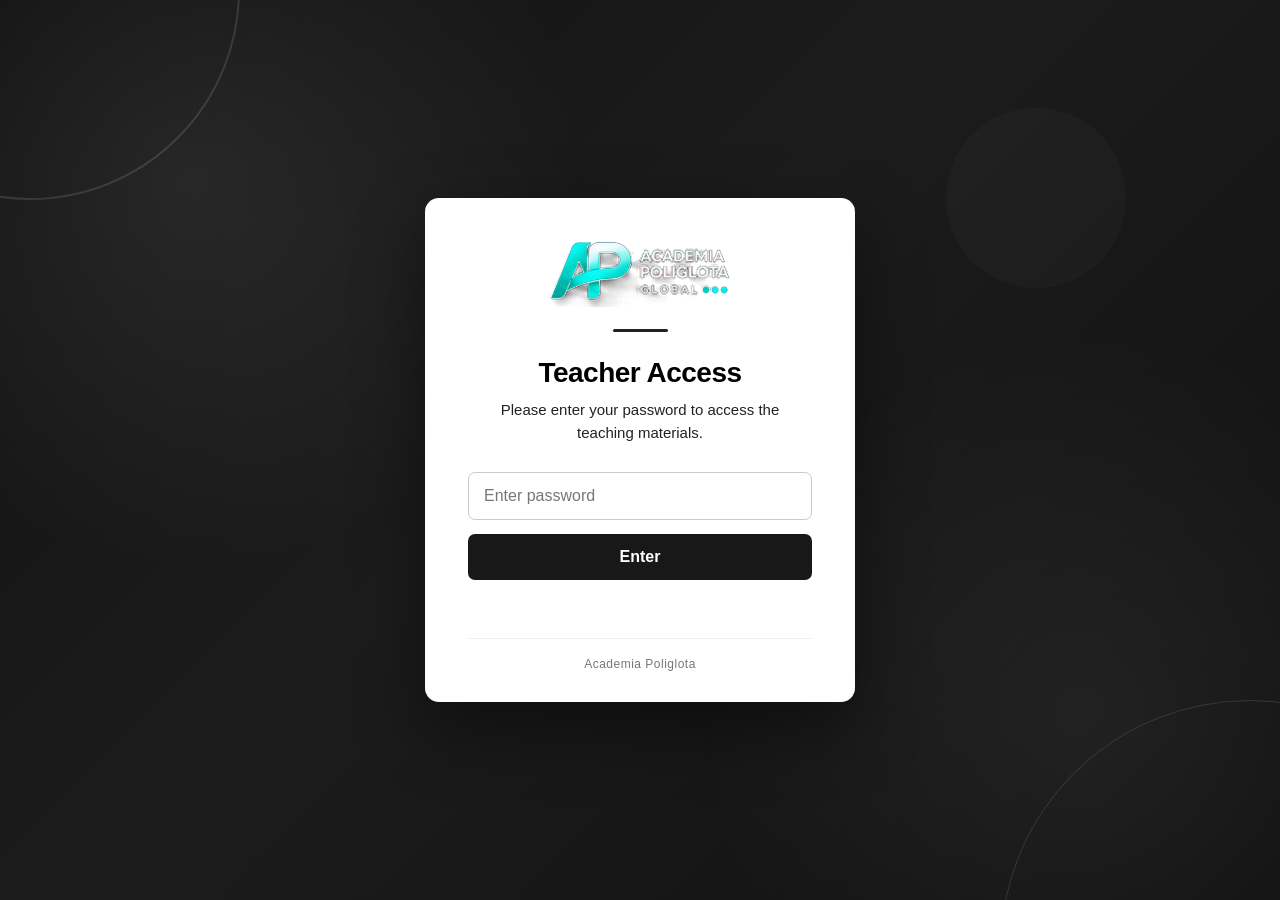
<file: index.html>
<!DOCTYPE html>
<html lang="en">
<head>
    <meta charset="UTF-8">
    <title>Poliglota</title>
    <meta name="viewport" content="width=device-width, initial-scale=1.0">
    <link rel="stylesheet" href="css/style.css">
</head>
<body>

<!-- ==============================
     TEACHER PASSWORD PROTECTION
============================== -->

<div id="password-screen">

    <!-- Decorative background -->
    <div class="background-decoration decoration-1"></div>
    <div class="background-decoration decoration-2"></div>
    <div class="background-decoration decoration-3"></div>

    <div id="password-box">

        <!-- Logo -->
        <div class="login-logo">
            <img src="images/logo.png" alt="Academia Poliglota">
        </div>

        <div class="login-divider"></div>

        <h2>Teacher Access</h2>

        <p class="login-description">
            Please enter your password to access the teaching materials.
        </p>

        <form id="teacher-login-form">

            <input
                type="password"
                id="teacher-password"
                placeholder="Enter password"
                autocomplete="off"
            >

            <button type="submit">
                Enter
            </button>

        </form>

        <p id="password-error"></p>

        <div class="login-footer">
            Academia Poliglota
        </div>

    </div>

</div>


<style>

/* =================================
   PASSWORD SCREEN
================================= */

#password-screen {

    position: fixed;

    inset: 0;

    width: 100%;
    height: 100%;

    background:
        radial-gradient(
            circle at 15% 20%,
            rgba(255,255,255,0.08),
            transparent 30%
        ),
        radial-gradient(
            circle at 85% 80%,
            rgba(255,255,255,0.06),
            transparent 30%
        ),
        linear-gradient(
            135deg,
            #111111 0%,
            #1c1c1c 45%,
            #101010 100%
        );

    z-index: 999999;

    display: flex;

    justify-content: center;

    align-items: center;

    font-family:
        Arial,
        Helvetica,
        sans-serif;

    overflow: hidden;
}


/* =================================
   DECORATIVE BACKGROUND
================================= */

.background-decoration {

    position: absolute;

    border-radius: 50%;

    pointer-events: none;

    opacity: 0.12;

}


.decoration-1 {

    width: 420px;
    height: 420px;

    border: 2px solid white;

    top: -220px;
    left: -180px;

}


.decoration-2 {

    width: 500px;
    height: 500px;

    border: 1px solid white;

    bottom: -300px;
    right: -220px;

}


.decoration-3 {

    width: 180px;
    height: 180px;

    background: white;

    top: 12%;
    right: 12%;

    opacity: 0.025;

}


/* =================================
   LOGIN CARD
================================= */

#password-box {

    position: relative;

    z-index: 2;

    width: 90%;

    max-width: 430px;

    padding: 42px 42px 30px;

    background: #ffffff;

    border-radius: 14px;

    text-align: center;

    box-shadow:
        0 25px 70px rgba(0,0,0,0.45);

    border: 1px solid rgba(255,255,255,0.2);

}


/* =================================
   LOGO
================================= */

.login-logo {

    display: flex;

    justify-content: center;

    align-items: center;

    margin-bottom: 22px;

}


.login-logo img {

    max-width: 180px;

    max-height: 75px;

    object-fit: contain;

}


/* =================================
   DIVIDER
================================= */

.login-divider {

    width: 55px;

    height: 3px;

    background: #222222;

    margin: 0 auto 25px;

    border-radius: 10px;

}


/* =================================
   TITLE
================================= */

#password-box h2 {

    margin: 0 0 10px;

    color: #000000;

    font-size: 28px;

    font-weight: 700;

    letter-spacing: -0.5px;

}


/* =================================
   DESCRIPTION
================================= */

.login-description {

    margin: 0 auto 28px;

    color: #222222;

    font-size: 15px;

    line-height: 1.5;

    max-width: 330px;

}


/* =================================
   INPUT
================================= */

#teacher-password {

    width: 100%;

    padding: 14px 15px;

    box-sizing: border-box;

    border: 1px solid #cccccc;

    border-radius: 7px;

    background: #ffffff;

    color: #000000;

    font-size: 16px;

    outline: none;

    transition:
        border-color 0.2s ease,
        box-shadow 0.2s ease;

}


#teacher-password::placeholder {

    color: #777777;

}


#teacher-password:focus {

    border-color: #222222;

    box-shadow:
        0 0 0 3px rgba(0,0,0,0.08);

}


/* =================================
   BUTTON
================================= */

#password-box button {

    width: 100%;

    margin-top: 14px;

    padding: 14px;

    border: none;

    border-radius: 7px;

    background: #181818;

    color: #ffffff;

    font-size: 16px;

    font-weight: 600;

    cursor: pointer;

    transition:
        background 0.2s ease,
        transform 0.15s ease;

}


#password-box button:hover {

    background: #333333;

}


#password-box button:active {

    transform: scale(0.98);

}


/* =================================
   ERROR
================================= */

#password-error {

    min-height: 20px;

    margin: 13px 0 5px;

    color: #d00000;

    font-size: 14px;

}


/* =================================
   FOOTER
================================= */

.login-footer {

    margin-top: 25px;

    padding-top: 18px;

    border-top: 1px solid #eeeeee;

    color: #777777;

    font-size: 12px;

    letter-spacing: 0.5px;

}


/* =================================
   MOBILE
================================= */

@media (max-width: 600px) {

    #password-box {

        width: calc(100% - 40px);

        padding: 32px 25px 25px;

    }

    #password-box h2 {

        font-size: 24px;

    }

    .login-description {

        font-size: 14px;

    }

    .decoration-1 {

        width: 300px;
        height: 300px;

    }

    .decoration-2 {

        width: 350px;
        height: 350px;

    }

}

</style>


<script>

function checkTeacherPassword() {

    const password =
        document.getElementById("teacher-password").value;

    const error =
        document.getElementById("password-error");

    const correctPassword =
        "angola1";


    if (password === correctPassword) {

        document.getElementById("password-screen").style.display = "none";

        sessionStorage.setItem(
            "poliglotaTeacherAccess",
            "true"
        );

    } else {

        error.textContent =
            "Incorrect password.";

    }

}


/* Allow Enter key to submit */

document
    .getElementById("teacher-login-form")
    .addEventListener("submit", function(event) {

        event.preventDefault();

        checkTeacherPassword();

    });


/* Check existing session */

window.addEventListener("load", function() {

    if (
        sessionStorage.getItem(
            "poliglotaTeacherAccess"
        ) === "true"
    ) {

        document.getElementById(
            "password-screen"
        ).style.display = "none";

    }

});

</script>

    
<!-- SIDEBAR TOGGLE -->
<button id="sidebar-toggle" aria-label="Hide sidebar">‹</button>

<!-- Vertical control bar -->

<div class="control-bar">
    <a href="#" id="home-btn"><img src="images/control-panel-icons/home-icon.png" alt="Home" class="control-icon"></a>

    <!-- Student Book Dropdown -->
    <div class="dropdown">
        <img src="images/control-panel-icons/students-book-icon.png" alt="Students Book" class="control-icon dropdown-btn">
        <div class="dropdown-content" id="students-book-dropdown">
            <a href="#" data-unit="1">Unit 1</a>
            <a href="#" data-unit="2">Unit 2</a>
            <a href="#" data-unit="3">Unit 3</a>
            <a href="#" data-unit="4">Unit 4</a>
            <a href="#" data-unit="5">Unit 5</a>
            <a href="#" data-unit="6">Unit 6</a>
            <a href="#" data-unit="7">Unit 7</a>
            <a href="#" data-unit="8">Unit 8</a>
            <a href="#" data-unit="9">Unit 9</a>
            <a href="#" data-unit="10">Unit 10</a>
            <a href="#" data-unit="11">Unit 11</a>
            <a href="#" data-unit="12">Unit 12</a>
        </div>
    </div>

    <!-- Activity Book Dropdown -->
    <div class="dropdown">
        <img src="images/control-panel-icons/activity-book-icon.png" alt="Activity Book" class="control-icon dropdown-btn">
        <div class="dropdown-content" id="activity-book-dropdown">
            <a href="#" data-unit="1">Unit 1</a>
            <a href="#" data-unit="2">Unit 2</a>
            <a href="#" data-unit="3">Unit 3</a>
            <a href="#" data-unit="4">Unit 4</a>
            <a href="#" data-unit="5">Unit 5</a>
            <a href="#" data-unit="6">Unit 6</a>
            <a href="#" data-unit="7">Unit 7</a>
            <a href="#" data-unit="8">Unit 8</a>
            <a href="#" data-unit="9">Unit 9</a>
            <a href="#" data-unit="10">Unit 10</a>
            <a href="#" data-unit="11">Unit 11</a>
            <a href="#" data-unit="12">Unit 12</a>

        </div>
    </div>

<!-- PRESENTATION BUTTONS -->

    <a href="#" id="audio-btn"><img src="images/control-panel-icons/audio-icon.png" alt="Audios" class="control-icon"></a>
    <a href="#"><img src="images/control-panel-icons/video-icon.png" alt="Videos" class="control-icon"></a>
   <a href="#" id="edit-btn">
    <img src="images/control-panel-icons/edit-icon.png" alt="Edit" class="control-icon"></a>
    <a href="#" id="whiteboard-btn">
    <img src="images/control-panel-icons/whiteboard-icon.png" alt="Whiteboard" class="control-icon">
   </a>
   <a href="#" id="games-btn">
    <img src="images/control-panel-icons/games-icon.png" alt="Challenges" class="control-icon">
</a>

</div>

<!-- Slide container -->
<div class="slide-container">
    <div class="slide-wrapper">
    <img id="slide-image" src="" alt="Slide Image">
    <canvas id="edit-canvas"></canvas>
</div>
    <!-- ==========================
     PRACTICE BUTTON
========================== -->

<button id="practice-btn">
    PRACTICE
    <span>↗</span>
</button>


<!-- ==========================
     PRACTICE ENVIRONMENT
========================== -->

<div id="practice-environment">

    <div id="practice-viewer">

        <div class="practice-viewer-header">

            <div>
                <span>ACADEMIA POLIGLOTA</span>
                <strong id="practice-page-label">
                    UNIT 01
                </strong>
            </div>

            <button id="hide-practice-btn">
                ✕ Close
            </button>

        </div>

        <iframe
            id="practice-frame"
            title="Poliglota Practice Environment"
            allow="autoplay"
        ></iframe>

    </div>

</div>
    <button id="prev-btn">&#9664;</button>
    <button id="next-btn">&#9654;</button>
</div>
<!-- WHITEBOARD -->
<div id="whiteboard">
    <canvas id="whiteboard-canvas"></canvas>
</div>
<!-- Audio list -->
<div id="audio-list-container"></div>

<!-- Audio player (hidden by default) -->
<audio
    id="slide-audio"
    controls
    controlsList="nodownload"
    style="display:none;"
>
    <source id="audio-source" src="" type="audio/mpeg">
    Your browser does not support the audio element.
</audio>

<!-- Video player (hidden by default) -->
<video
    id="slide-video"
    controls
    style="display:none; max-width:80%; max-height:70%; position:fixed; top:50%; left:50%; transform:translate(-50%,-50%); z-index:2000;"
>
    <source id="video-source" src="" type="video/mp4">
    Your browser does not support the video tag.
</video>

<!-- Hide Video Button -->
<button
    id="hide-video-btn"
    style="display:none; position:fixed; top:10%; left:120px; z-index:2001; padding:4px 8px;"
>
    Hide Video
</button>

<!-- Hide Audio Button -->
<button id="hide-audio-btn">
    ✕ Hide Player
</button>
<!-- ==========================
     EDIT TRAY
========================== -->
<div id="edit-tray">
    <button class="edit-tool-btn" id="pencil-tool">✏️</button>

    <div id="pencil-size-menu">
    <div class="size-option" data-size="2"></div>
    <div class="size-option" data-size="5"></div>
    <div class="size-option" data-size="10"></div>

</div>

    <button class="edit-tool-btn" id="pen-tool">🖊️</button>
    <button class="edit-tool-btn" id="eraser-tool">🧽</button>
    <button class="edit-tool-btn" id="highlight-tool">🖍️</button>
    <button class="edit-tool-btn" id="text-tool">🔤</button>
    <button class="edit-tool-btn" id="clear-tool">🗑️</button>
    

</div>

<!-- =====================================================
     GAMES ENVIRONMENT
===================================================== -->

<div id="games-environment">

    <!-- UNIT SELECTION -->
    <section id="games-unit-screen" class="games-screen">

        <div class="games-header">
            <span class="games-label">ACADEMIA POLIGLOTA</span>
            <h1>Select Your Unit</h1>
            <p>Choose one of the 12 units before starting a game.</p>
        </div>

        <div id="games-unit-grid">

            <button class="games-unit-card" data-unit="1">Unit 01</button>
            <button class="games-unit-card" data-unit="2">Unit 02</button>
            <button class="games-unit-card" data-unit="3">Unit 03</button>
            <button class="games-unit-card" data-unit="4">Unit 04</button>
            <button class="games-unit-card" data-unit="5">Unit 05</button>
            <button class="games-unit-card" data-unit="6">Unit 06</button>
            <button class="games-unit-card" data-unit="7">Unit 07</button>
            <button class="games-unit-card" data-unit="8">Unit 08</button>
            <button class="games-unit-card" data-unit="9">Unit 09</button>
            <button class="games-unit-card" data-unit="10">Unit 10</button>
            <button class="games-unit-card" data-unit="11">Unit 11</button>
            <button class="games-unit-card" data-unit="12">Unit 12</button>

        </div>

        <button id="games-exit-btn">Return to Presentation</button>

    </section>


    <!-- GAMES HUB -->
    <section id="games-hub" class="games-screen">

        <div class="games-header">
            <span class="games-label">ACADEMIA POLIGLOTA</span>
            <h1>Games Hub</h1>

            <p>
                Selected unit:
                <strong id="selected-game-unit-label">Unit 01</strong>
            </p>
        </div>

        <button id="change-game-unit-btn">Change Unit</button>

        <div id="games-card-grid">

            <button class="game-card" data-game="poliglotaaround">
                <span class="game-card-number"></span>
                <span class="game-card-title">PoliglotaAround</span>
                <span class="game-card-description">
                    Explore vocabulary and challenge yourself.
                </span>
            </button>

            <button class="game-card" data-game="hangman">
                <span class="game-card-number"></span>
                <span class="game-card-title">Word Ladder</span>
                <span class="game-card-description">
                    Guess the word before time runs out.
                </span>
                <span class="game-coming-soon"></span>
            </button>

            <button class="game-card" data-game="scattergories">
                <span class="game-card-number"></span>
                <span class="game-card-title">categories</span>
                <span class="game-card-description">
                    Think fast and find words in different categories.
                </span>
                <span class="game-coming-soon"></span>
            </button>

            <button class="game-card" data-game="trivia">
                <span class="game-card-number"></span>
                <span class="game-card-title">Mind Box</span>
                <span class="game-card-description">
                    Test your knowledge and earn points.
                </span>
                <span class="game-coming-soon"></span>
            </button>

        </div>

        <button id="games-hub-exit-btn">Return to Presentation</button>

    </section>


    <!-- GAME VIEWER -->
    <section id="game-viewer">

        <div class="game-viewer-header">

            <span id="game-viewer-unit-label">UNIT 01</span>

            <button id="hide-game-btn">
                ✕ Close Game
            </button>

        </div>

        <iframe
            id="game-frame"
            title="Poliglota Learning Game"
            allow="autoplay; fullscreen"
        ></iframe>

    </section>

</div>
<script src="js/script.js"></script>
</body>
</html>
</file>
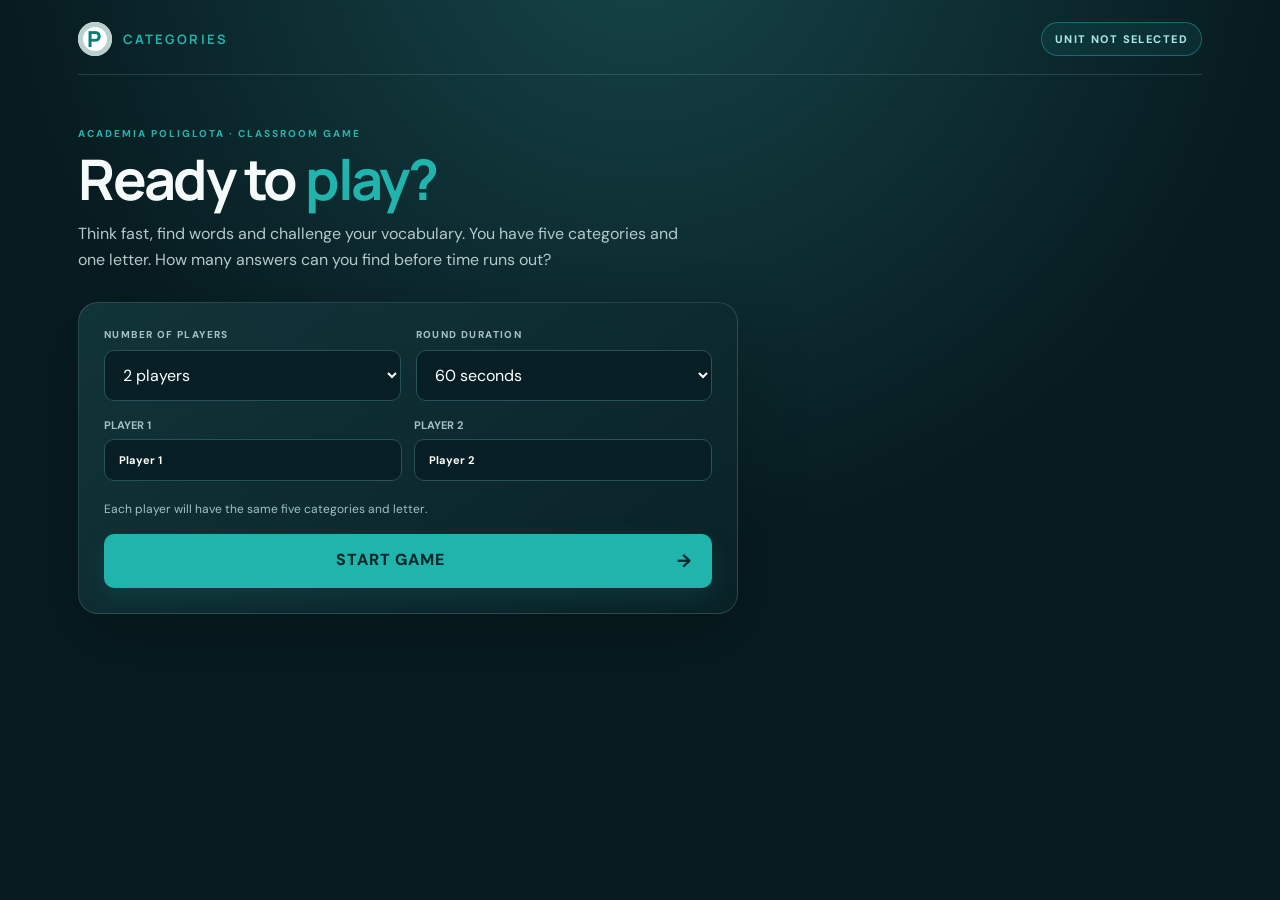
<file: games/categories.html>
<!DOCTYPE html>
<html lang="en">

<head>
    <meta charset="UTF-8">
    <meta name="viewport" content="width=device-width, initial-scale=1.0">
    <meta name="theme-color" content="#071b20">

    <title>Categories | Academia Poliglota</title>

    <link rel="stylesheet" href="css/categories.css">
</head>

<body>

    <main class="app-shell">

        <!-- HEADER -->

        <header class="topbar">

            <div class="brand">
                <span class="brand-mark">P</span>
                <span> <b>CATEGORIES</b></span>
            </div>

            <div class="unit-pill" id="unit-pill">
                LOADING UNIT…
            </div>

        </header>


        <!-- SETUP SCREEN -->

        <section id="setup-screen" class="screen setup-screen">

            <div class="eyebrow">
                ACADEMIA POLIGLOTA · CLASSROOM GAME
            </div>

            <h1>Ready to <span>play?</span></h1>

            <p class="intro">
                Think fast, find words and challenge your vocabulary.
                You have five categories and one letter. How many
                answers can you find before time runs out?
            </p>


            <div class="setup-card">

                <div class="setup-grid">

                    <label class="field">

                        <span>NUMBER OF PLAYERS</span>

                        <select id="player-count">
                            <option value="2">2 players</option>
                            <option value="3">3 players</option>
                            <option value="4">4 players</option>
                        </select>

                    </label>


                    <label class="field">

                        <span>ROUND DURATION</span>

                        <select id="round-duration">
                            <option value="60">60 seconds</option>
                            <option value="90">90 seconds</option>
                            <option value="120">120 seconds</option>
                        </select>

                    </label>

                </div>


                <div id="player-fields" class="player-fields"></div>


                <div class="vocab-status">
                    Each player will have the same five categories
                    and letter.
                </div>


                <button id="start-btn" class="primary-btn">
                    START GAME <span>→</span>
                </button>

            </div>

        </section>


        <!-- GAME SCREEN -->

        <section id="game-screen" class="screen game-screen" hidden>

            <div class="game-heading">

                <div>
                    <div class="eyebrow">CATEGORIES CHALLENGE</div>
                    <h1>Find your words!</h1>
                </div>

            </div>


            <div class="game-layout">

                <!-- MAIN GAME PANEL -->

                <section class="categories-panel">

                    <div class="letter-heading">

                        <div>
                            <div class="eyebrow">YOUR LETTER</div>
                            <div id="current-letter">A</div>
                        </div>

                        <div class="letter-instruction">
                            All your answers must begin with this letter.
                        </div>

                    </div>


                    <div class="categories-grid">

                        <label>
                            NAME

                            <input
                                data-category="name"
                                placeholder="A name..."
                                autocomplete="off"
                            >
                        </label>


                        <label>
                            PLACE

                            <input
                                data-category="place"
                                placeholder="A place..."
                                autocomplete="off"
                            >
                        </label>


                        <label>
                            ANIMAL

                            <input
                                data-category="animal"
                                placeholder="An animal..."
                                autocomplete="off"
                            >
                        </label>


                        <label>
                            OBJECT

                            <input
                                data-category="object"
                                placeholder="An object..."
                                autocomplete="off"
                            >
                        </label>


                        <label>
                            FOOD

                            <input
                                data-category="food"
                                placeholder="A food..."
                                autocomplete="off"
                            >
                        </label>

                    </div>


                    <button id="finish-btn" class="primary-btn finish-btn">
                        FINISH ROUND <span>→</span>
                    </button>

                </section>


                <!-- TIMER PANEL -->

                <aside class="timer-panel">

                    <div class="timer-heading">

                        <div>
                            <div class="eyebrow">ROUND TIMER</div>
                            <h2>Time left</h2>
                        </div>

                    </div>


                    <div class="timer-circle">

                        <div class="timer-content">

                            <strong id="timer">60</strong>

                            <span>SECONDS</span>

                        </div>

                    </div>


                    <div class="timer-note">
                        Complete as many categories as possible before
                        the countdown reaches zero.
                    </div>


                    <div class="timer-divider"></div>


                    <div class="category-summary">

                        <div class="eyebrow">YOUR CHALLENGE</div>

                        <div class="summary-row">
                            <span>Categories</span>
                            <strong>5</strong>
                        </div>

                        <div class="summary-row">
                            <span>Points available</span>
                            <strong>500</strong>
                        </div>

                    </div>

                </aside>

            </div>

        </section>


        <!-- VALIDATION SCREEN -->

        <section id="validation-screen" class="screen validation-screen" hidden>

            <div class="eyebrow">TEACHER VALIDATION</div>

            <h1>Check the <span>answers.</span></h1>

            <p class="intro">
                Review each player's answers and select the valid
                answers to award points.
            </p>


            <div class="validation-card">

                <div id="validation-content"></div>

                <button id="next-round-btn" class="primary-btn">
                    NEXT ROUND <span>→</span>
                </button>

            </div>

        </section>


        <!-- RESULTS SCREEN -->

        <section id="results-screen" class="screen result-screen" hidden>

            <div class="eyebrow">GAME COMPLETE</div>

            <h1>That's a <span>wrap!</span></h1>

            <p class="intro">
                Here are the final scores for this Categories game.
            </p>


            <div class="final-scores" id="results-content"></div>


            <button
                onclick="location.reload()"
                class="primary-btn"
            >
                PLAY AGAIN ↻
            </button>

        </section>

    </main>


    <script src="js/categories.js"></script>

</body>
</html>
</file>
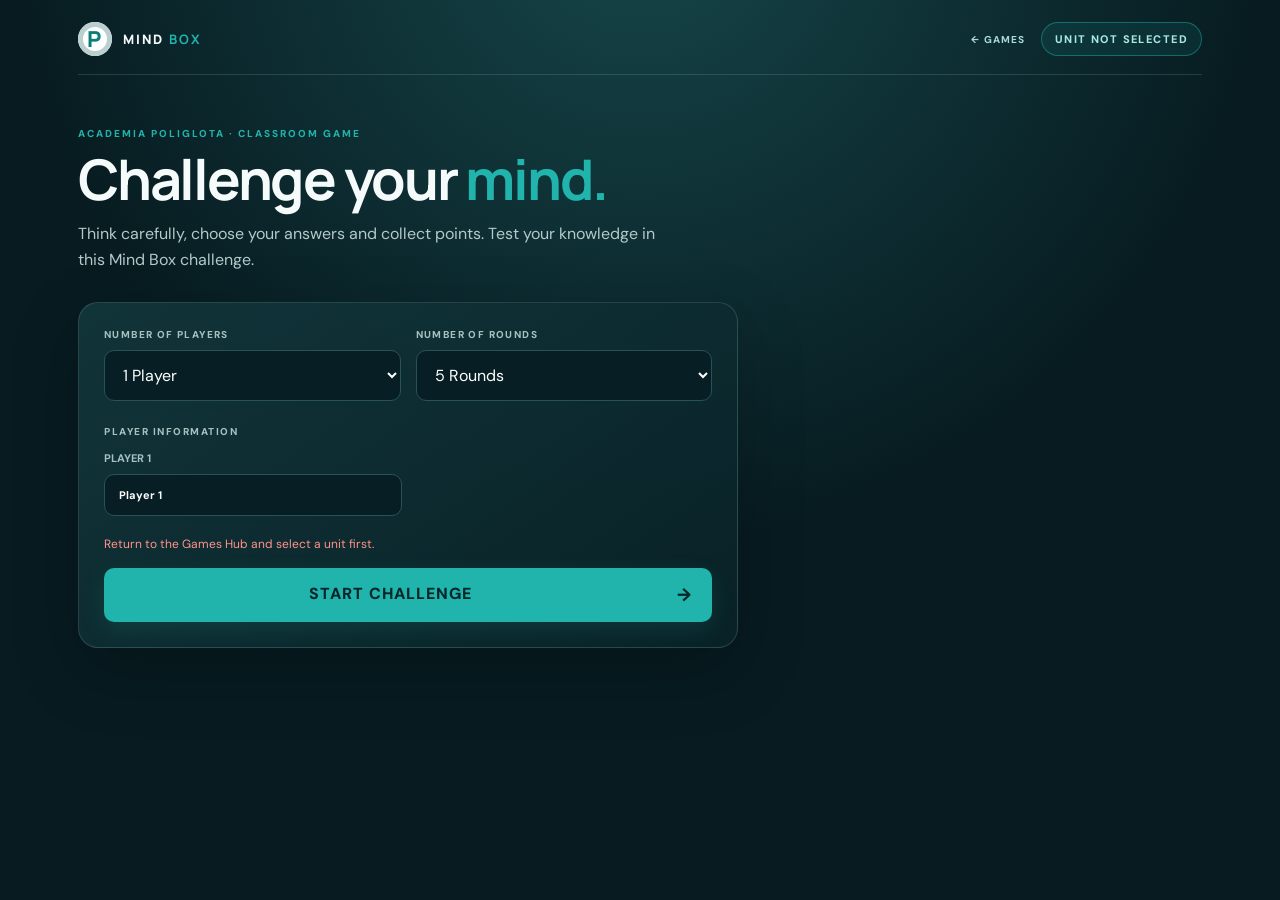
<file: games/mind-box.html>
<!DOCTYPE html>
<html lang="en">

<head>
    <meta charset="UTF-8">
    <meta name="viewport" content="width=device-width, initial-scale=1">
    <meta name="theme-color" content="#071b20">

    <title>Mind Box | Academia Poliglota</title>

    <link rel="stylesheet" href="css/mind-box.css">
</head>

<body>

    <main class="app-shell">

        <!-- HEADER -->

        <header class="topbar">

            <div class="brand">
                <span class="brand-mark">P</span>
                <span>MIND <b>BOX</b></span>
            </div>

            <div class="header-actions">

                <a href="../index.html" class="back-link">
                    ← GAMES
                </a>

                <span id="unit-pill" class="unit-pill">
                    LOADING UNIT…
                </span>

            </div>

        </header>


        <!-- SETUP SCREEN -->

        <section id="setup-screen" class="screen setup-screen">

            <div class="eyebrow">
                ACADEMIA POLIGLOTA · CLASSROOM GAME
            </div>

            <h1>Challenge your <span>mind.</span></h1>

            <p class="intro">
                Think carefully, choose your answers and collect points.
                Test your knowledge in this Mind Box challenge.
            </p>


            <div class="setup-card">

                <div class="setup-grid">

                    <label class="field">

                        <span>NUMBER OF PLAYERS</span>

                        <select id="player-count">

                            <option value="1">1 Player</option>
                            <option value="2">2 Players</option>
                            <option value="3">3 Players</option>
                            <option value="4">4 Players</option>

                        </select>

                    </label>


                    <label class="field">

                        <span>NUMBER OF ROUNDS</span>

                        <select id="round-count">

                            <option value="3">3 Rounds</option>
                            <option value="5" selected>5 Rounds</option>
                            <option value="8">8 Rounds</option>

                        </select>

                    </label>

                </div>


                <div class="players-section">

                    <div class="section-label">
                        PLAYER INFORMATION
                    </div>

                    <div id="player-fields" class="player-fields"></div>

                </div>


                <p id="vocab-status" class="status-message"></p>


                <button id="start-btn" class="primary-btn">
                    START CHALLENGE <span>→</span>
                </button>

            </div>

        </section>


        <!-- GAME SCREEN -->

        <section id="game-screen" class="screen game-screen" hidden>

            <div class="game-heading">

                <div>
                    <div class="eyebrow">MIND BOX CHALLENGE</div>
                    <h1>Think. Choose. <span>Win.</span></h1>
                </div>

                <button id="end-game-btn" class="secondary-btn">
                    END GAME
                </button>

            </div>


            <div class="game-layout">


                <!-- MAIN QUESTION PANEL -->

                <section class="question-panel">


                    <!-- ROUND AND PROGRESS -->

                    <div class="question-top">

                        <div class="round-information">

                            <div class="eyebrow">CURRENT ROUND</div>

                            <h2 id="round-title">ROUND 1</h2>

                        </div>


                        <div class="brain">

                            <svg viewBox="0 0 100 100">

                                <path
                                    d="M50 12
                                       C25 2 15 25 22 40
                                       C5 55 22 80 40 78
                                       C45 92 55 92 60 78
                                       C80 82 95 58 78 40
                                       C85 20 68 2 50 12Z"
                                    fill="#20b4ad"
                                />

                                <path
                                    d="M50 12 V82"
                                    stroke="white"
                                    stroke-width="3"
                                />

                            </svg>

                        </div>

                    </div>


                    <div class="progress-info">

                        <div class="progress-labels">

                            <span id="question-number">
                                QUESTION 1
                            </span>

                            <strong id="score">
                                0 POINTS
                            </strong>

                        </div>

                        <div class="progress-bar">
                            <div id="progress"></div>
                        </div>

                    </div>


                    <!-- CURRENT PLAYER -->

                    <div id="current-player" class="current-player">
                        PLAYER'S TURN
                    </div>


                    <!-- QUESTION -->

                    <div class="question-area">

                        <div class="eyebrow">
                            YOUR QUESTION
                        </div>

                        <div id="question">
                        </div>

                    </div>


                    <!-- ANSWER OPTIONS -->

                    <div id="options" class="options"></div>


                    <!-- FEEDBACK -->

                    <div id="feedback" class="feedback"></div>


                    <!-- NEXT TURN -->

                    <button id="next-btn" class="primary-btn next-btn" hidden>
                        NEXT TURN <span>→</span>
                    </button>

                </section>


                <!-- SCOREBOARD PANEL -->

                <aside class="score-panel">

                    <div class="score-head">

                        <div>
                            <div class="eyebrow">LIVE GAME</div>
                            <h2>Scoreboard</h2>
                        </div>

                        <span class="score-badge">MIND BOX</span>

                    </div>


                    <div id="score-list" class="score-list"></div>


                    <div class="score-divider"></div>


                    <div class="game-guide">

                        <div class="eyebrow">HOW TO PLAY</div>

                        <p>
                            Read the question carefully and select
                            the correct answer.
                        </p>

                        <p>
                            Every correct answer earns
                            <strong>100 points.</strong>
                        </p>

                    </div>


                    <div class="score-note">
                        Take your time, think carefully and keep
                        challenging yourself.
                    </div>

                </aside>

            </div>

        </section>


        <!-- RESULT SCREEN -->

        <section id="result-screen" class="screen result-screen" hidden>

            <div class="eyebrow">CHALLENGE COMPLETED</div>

            <h1>Brilliant <span>effort!</span></h1>

            <p class="intro">
                Here are the final results of your Mind Box challenge.
            </p>


            <div id="final-scores" class="final-scores"></div>


            <button id="play-again-btn" class="primary-btn">
                PLAY AGAIN <span>↻</span>
            </button>

        </section>

    </main>


    <script src="js/mind-box.js"></script>

</body>
</html>
</file>
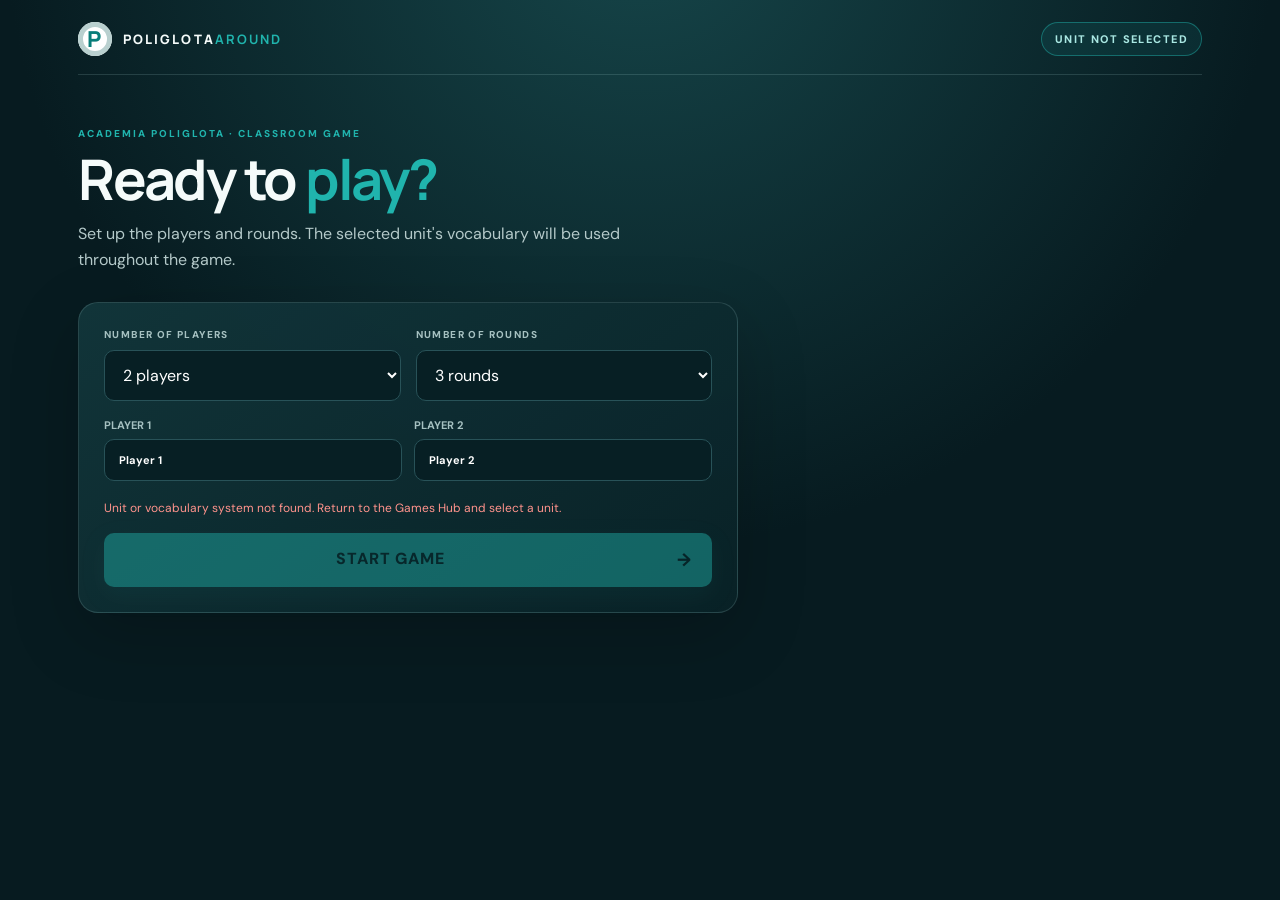
<file: games/poliglotaaround.html>
<!DOCTYPE html>
<html lang="en">
<head>
  <meta charset="UTF-8">
  <meta name="viewport" content="width=device-width, initial-scale=1.0">
  <meta name="theme-color" content="#071b20">
  <title>Poliglota Around</title>
  <link rel="stylesheet" href="css/poliglotaaround.css">
</head>
<body>
  <main class="app-shell">

    <header class="topbar">
      <div class="brand">
        <span class="brand-mark">P</span>
        <span>POLIGLOTA<b>AROUND</b></span>
      </div>

      <div class="unit-pill" id="unit-pill">
        LOADING UNIT…
      </div>
    </header>

    <!-- SETUP SCREEN -->
    <section id="setup-screen" class="screen setup-screen">

      <div class="eyebrow">
        ACADEMIA POLIGLOTA · CLASSROOM GAME
      </div>

      <h1>Ready to <span>play?</span></h1>

      <p class="intro">
        Set up the players and rounds. The selected unit's vocabulary
        will be used throughout the game.
      </p>

      <div class="setup-card">

        <div class="setup-grid">

          <label class="field">
            <span>NUMBER OF PLAYERS</span>

            <select id="player-count">
              <option value="1">1 player</option>
              <option value="2" selected>2 players</option>
              <option value="3">3 players</option>
              <option value="4">4 players</option>
            </select>
          </label>

          <label class="field">
            <span>NUMBER OF ROUNDS</span>

            <select id="round-count">
              <option value="3" selected>3 rounds</option>
              <option value="5">5 rounds</option>
              <option value="8">8 rounds</option>
            </select>
          </label>

        </div>

        <div id="player-fields" class="player-fields"></div>

        <div class="vocab-status" id="vocab-status">
          Loading unit vocabulary…
        </div>

        <button id="start-btn" class="primary-btn" disabled>
          START GAME <span>→</span>
        </button>

      </div>
    </section>


    <!-- GAME SCREEN -->
    <section id="game-screen" class="screen game-screen" hidden>

      <div class="game-heading">

        <div>
          <div class="eyebrow">POLIGLOTA AROUND</div>
          <h1 id="round-title">ROUND 1 / 3</h1>
        </div>

        <button class="quiet-btn" id="end-game-btn">
          Finish game
        </button>

      </div>


      <div class="game-layout">

        <!-- GAME CARD -->
        <section class="wheel-panel">

          <div class="wheel-instruction" id="instruction">
            Look at the colour card.
          </div>

          <button
            class="flip-card"
            id="flip-card"
            aria-label="Flip card to reveal the three words"
          >

            <span class="flip-inner" id="flip-inner">

              <span class="card-face colour-face" id="colour-face">
              </span>

              <span class="card-face words-face" id="words-face">
              </span>

            </span>

          </button>


          <div class="card-controls">

            <button class="secondary-btn" id="flip-btn">
              REVEAL THREE WORDS
            </button>

            <button class="text-btn" id="answer-btn">
              Show colour answer
            </button>

          </div>


          <div class="answer-box" id="answer-box" hidden>
          </div>


          <div class="round-controls">

            <button class="primary-btn" id="next-round-btn">
              NEXT ROUND →
            </button>

          </div>

        </section>


        <!-- SCOREBOARD -->
        <aside class="score-panel">

          <div class="score-head">

            <div>
              <div class="eyebrow">LIVE SCORE</div>
              <h2>Scoreboard</h2>
            </div>

            <span class="score-unit">
              +100 PTS
            </span>

          </div>


          <div id="score-list" class="score-list">
          </div>


          <button class="reset-btn" id="reset-round-btn">
            ↺ Reset this round's points
          </button>


          <div class="score-note">
            The teacher awards points to the player who reads the
            three words correctly first.
          </div>

        </aside>

      </div>

    </section>


    <!-- RESULTS SCREEN -->
    <section id="result-screen" class="screen result-screen" hidden>

      <div class="eyebrow">GAME COMPLETE</div>

      <h1>That's a <span>wrap!</span></h1>

      <p class="intro">
        Final scores for this Poliglota Around game.
      </p>

      <div id="final-scores" class="final-scores">
      </div>

      <button class="primary-btn" id="play-again-btn">
        PLAY AGAIN ↻
      </button>

    </section>

  </main>


  <!-- SHARED VOCABULARY SYSTEM -->
  <script src="js/vocabulary.js"></script>

  <!-- POLIGLOTA AROUND GAME -->
  <script src="js/poliglotaaround.js"></script>

</body>
</html>
</file>
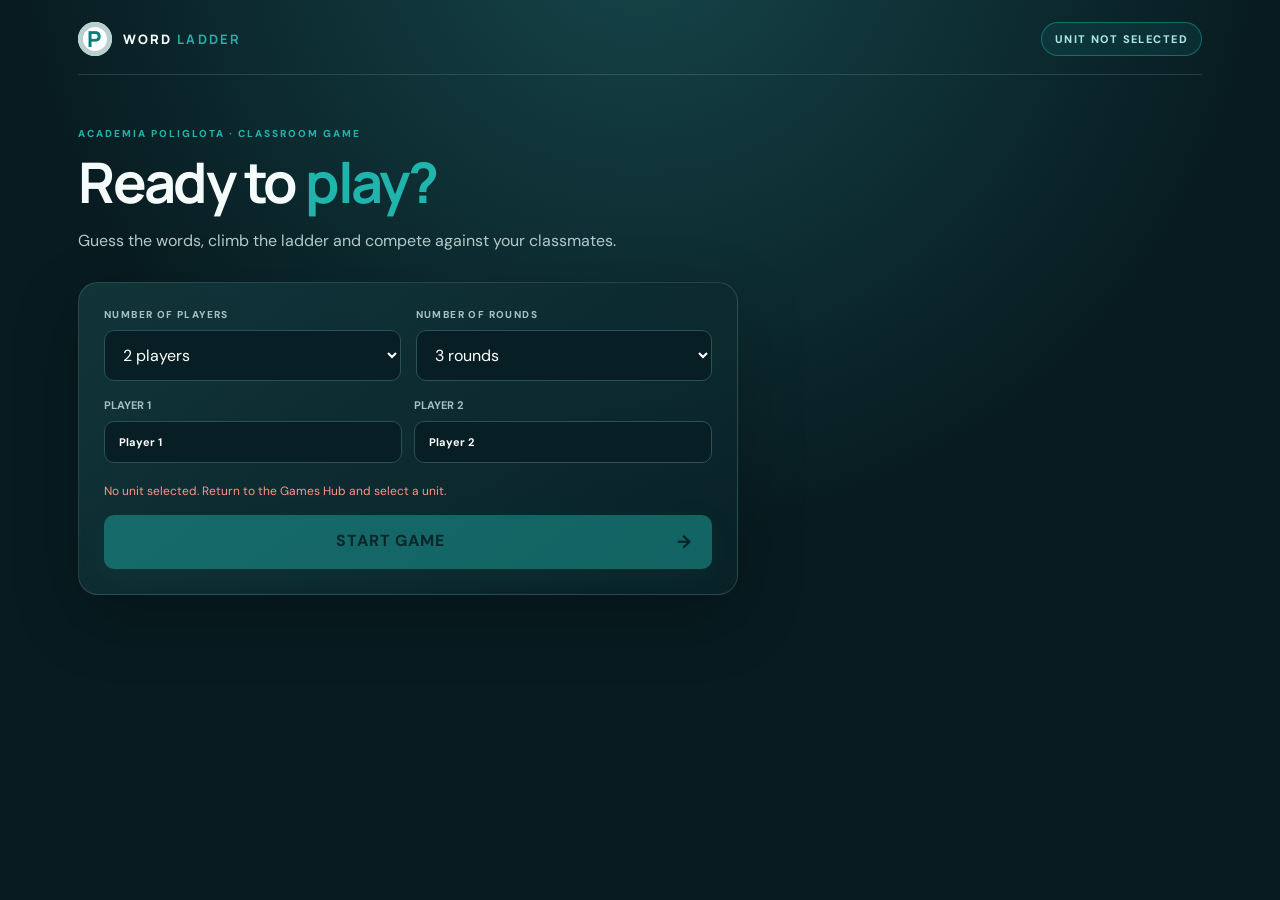
<file: games/word-ladder.html>
<!DOCTYPE html>
<html lang="en">

<head>
    <meta charset="UTF-8">
    <meta name="viewport" content="width=device-width, initial-scale=1">
    <meta name="theme-color" content="#071b20">

    <title>Word Ladder | WORD LADDER</title>

    <link rel="stylesheet" href="css/word-ladder.css">
</head>

<body>

    <main class="app-shell">

        <!-- HEADER -->

        <header class="topbar">

            <div class="brand">

                <span class="brand-mark">P</span>

                <span>WORD <b>LADDER</b></span>

            </div>

            <div class="unit-pill" id="unit-pill">
                LOADING UNIT...
            </div>

        </header>


        <!-- SETUP SCREEN -->

        <section id="setup-screen" class="screen setup-screen">

            <div class="eyebrow">
                ACADEMIA POLIGLOTA · CLASSROOM GAME
            </div>

            <h1>Ready to <span>play?</span></h1>

            <p class="intro">
                Guess the words, climb the ladder and compete
                against your classmates.
            </p>


            <div class="setup-card">

                <div class="setup-grid">

                    <label class="field">

                        <span>NUMBER OF PLAYERS</span>

                        <select id="player-count">

                            <option value="1">1 player</option>
                            <option value="2" selected>2 players</option>
                            <option value="3">3 players</option>
                            <option value="4">4 players</option>

                        </select>

                    </label>


                    <label class="field">

                        <span>NUMBER OF ROUNDS</span>

                        <select id="round-count">

                            <option value="3" selected>3 rounds</option>
                            <option value="5">5 rounds</option>
                            <option value="8">8 rounds</option>

                        </select>

                    </label>

                </div>


                <div id="player-fields" class="player-fields"></div>


                <div id="vocab-status" class="vocab-status">
                    Loading unit vocabulary...
                </div>


                <button id="start-btn" class="primary-btn" disabled>
                    START GAME <span>→</span>
                </button>

            </div>

        </section>


        <!-- GAME SCREEN -->

        <section id="game-screen" class="screen game-screen" hidden>


            <div class="game-heading">

                <div>

                    <div class="eyebrow">WORD LADDER</div>

                    <h1 id="round-title">ROUND 1 / 3</h1>

                    <p id="current-player">
                        PLAYER 1'S TURN
                    </p>

                </div>


                <button class="quiet-btn" id="end-game-btn">
                    Finish game
                </button>

            </div>



            <div class="game-layout">


                <!-- WORD LADDER GAME -->

                <section class="ladder-panel">


                    <div class="game-info">

                        <span id="word-progress">ROUND 1</span>

                        <span id="score">0 PTS</span>

                    </div>


                    <div class="ladder" id="ladder"></div>


                    <div class="attempts">

                        <span>ATTEMPTS</span>

                        <div id="lives"></div>

                    </div>


                    <div id="word-tiles" class="word-tiles"></div>


                    <div class="hint-box">

                        <b>HINT</b>

                        <p id="hint"></p>

                    </div>


                    <div id="keyboard" class="keyboard"></div>


                    <div id="feedback"></div>


                    <button id="next-btn" class="primary-btn" hidden>
                        NEXT PLAYER →
                    </button>


                </section>



                <!-- SCOREBOARD -->

                <aside class="score-panel">

                    <div class="score-head">

                        <div>

                            <div class="eyebrow">LIVE SCORE</div>

                            <h2>Scoreboard</h2>

                        </div>

                        <span class="score-unit">
                            WORD LADDER
                        </span>

                    </div>


                    <div id="score-list" class="score-list"></div>


                    <div class="score-note">

                        Players take turns guessing one word
                        per round.

                        <br><br>

                        Correct answers earn points according
                        to the number of attempts remaining.

                    </div>

                </aside>


            </div>

        </section>



        <!-- RESULTS SCREEN -->

        <section id="result-screen" class="screen result-screen" hidden>

            <div class="eyebrow">GAME COMPLETE</div>

            <h1>That's a <span>wrap!</span></h1>

            <p class="intro">
                Final scores for this Word Ladder game.
            </p>


            <div id="final-scores" class="final-scores"></div>


            <button id="play-again-btn" class="primary-btn">
                PLAY AGAIN ↻
            </button>

        </section>

    </main>


    <!-- SHARED VOCABULARY SYSTEM -->

    <script src="js/vocabulary.js"></script>

    <!-- WORD LADDER -->

    <script src="js/word-ladder.js"></script>

</body>
</html>
</file>
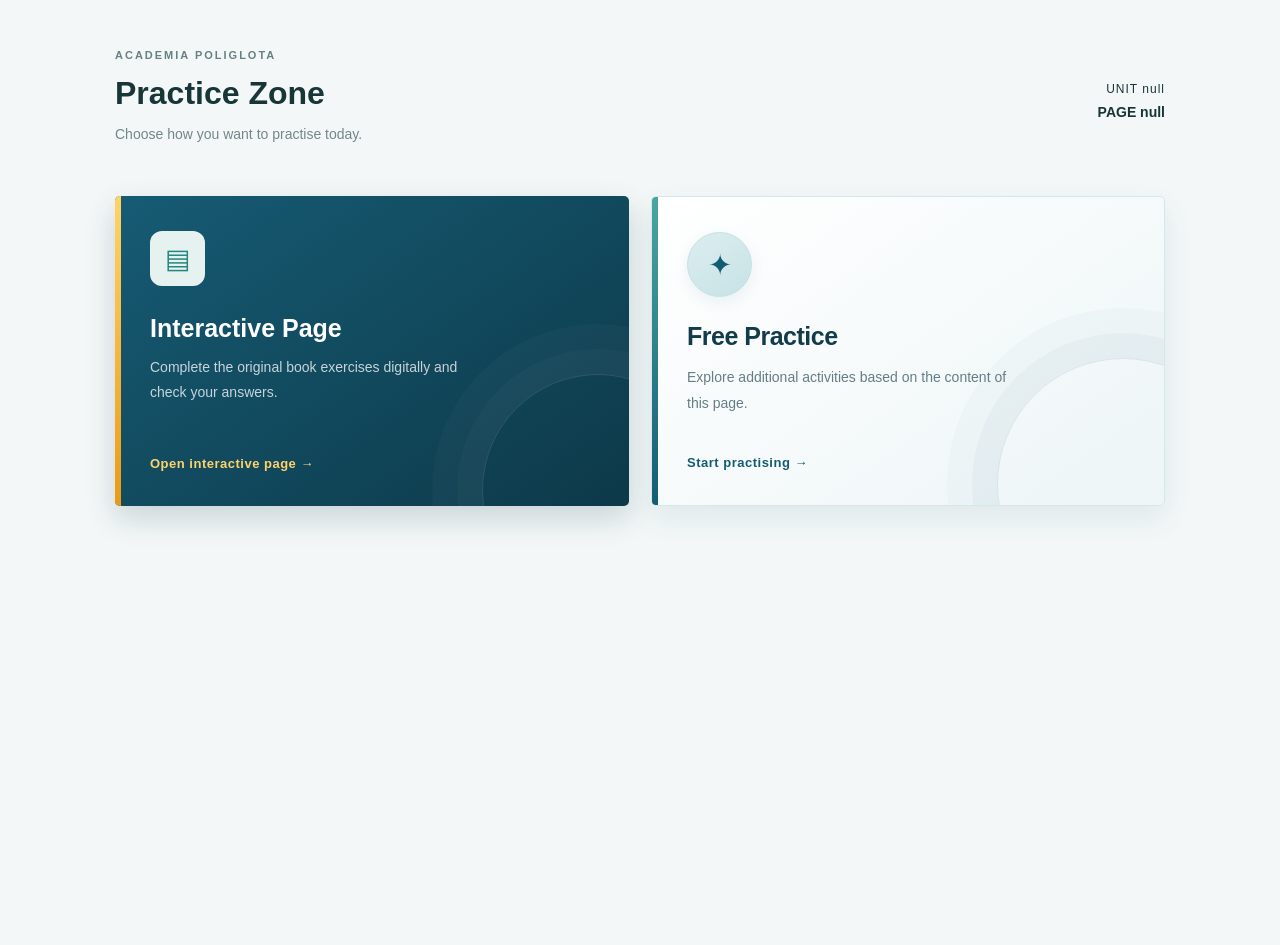
<file: practice/practice.html>
<!DOCTYPE html>
<html lang="en">

<head>

    <meta charset="UTF-8">

    <meta name="viewport"
          content="width=device-width, initial-scale=1.0">

    <title>Poliglota | Practice</title>

    <link rel="stylesheet" href="css/practice.css">

</head>

<body>

 <div class="practice-container">

    <!-- =================================
         PRACTICE HOME
    ================================== -->

    <section id="practice-home">

        <header class="practice-header">

            <div>
                <span class="brand">ACADEMIA POLIGLOTA</span>

                <h1>Practice Zone</h1>

                <p>
                    Choose how you want to practise today.
                </p>
            </div>

            <div class="page-information">
                <span id="unit-label">UNIT 01</span>
                <strong id="page-label">PAGE 06</strong>
            </div>

        </header>


        <div class="practice-options">

            <!-- FREE PRACTICE -->

            <button class="practice-option"
                    id="free-practice-btn">

                <span class="practice-option-number">01</span>

                <span class="practice-option-icon">✦</span>

                <strong>Free Practice</strong>

                <p>
                    Explore additional activities based on
                    the content of this page.
                </p>

                <span class="practice-option-link">
                    Start practising →
                </span>

            </button>


            <!-- INTERACTIVE PAGE -->

            <button class="practice-option"
                    id="interactive-page-btn">

                <span class="practice-option-number">02</span>

                <span class="practice-option-icon">▤</span>

                <strong>Interactive Page</strong>

                <p>
                    Complete the original book exercises
                    digitally and check your answers.
                </p>

                <span class="practice-option-link">
                    Open interactive page →
                </span>

            </button>

        </div>

    </section>


    <!-- =================================
         FREE PRACTICE
    ================================== -->

    <section id="free-practice-view" style="display:none;">

        <button class="practice-back-btn"
                id="free-practice-back">
            ← Back to Practice Zone
        </button>


        <header class="practice-header">

            <div>

                <span class="brand">ACADEMIA POLIGLOTA</span>

                <h1>Free Practice</h1>

                <p id="practice-description">
                    Improve your English through interactive exercises.
                </p>

            </div>

            <div class="page-information">

                <span id="free-unit-label">UNIT 01</span>

                <strong id="free-page-label">PAGE 06</strong>

            </div>

        </header>


        <!-- PROGRESS -->

        <div class="progress-section">

            <div class="progress-information">

                <span id="exercise-counter">
                    Exercise 1
                </span>

                <span id="exercise-progress">
                    0%
                </span>

            </div>

            <div class="progress-track">

                <div id="progress-bar"></div>

            </div>

        </div>


        <!-- EXERCISE AREA -->

        <main id="exercise-container">

            <div class="loading-message">
                Loading practice activities...
            </div>

        </main>


        <!-- NAVIGATION -->

        <footer class="practice-navigation">

            <button id="previous-exercise">
                ← Previous
            </button>

            <button id="check-answer">
                Check Answer
            </button>

            <button id="next-exercise">
                Next Exercise →
            </button>

        </footer>

    </section>


    <!-- =================================
         INTERACTIVE PAGE
    ================================== -->

    <section id="interactive-page-view" style="display:none;">

        <button class="practice-back-btn"
                id="interactive-page-back">
            ← Back to Practice Zone
        </button>


        <header class="practice-header">

            <div>

                <span class="brand">ACADEMIA POLIGLOTA</span>

                <h1>Interactive Page</h1>

                <p>
                    Complete the exercises and check your answers.
                </p>

            </div>

            <div class="page-information">

                <span id="interactive-unit-label">UNIT 01</span>

                <strong id="interactive-page-label">PAGE 06</strong>

            </div>

        </header>


        <!-- INTERACTIVE EXERCISES -->

        <main id="interactive-exercise-container">

            <div class="loading-message">
                Loading interactive page...
            </div>

        </main>


        <!-- INTERACTIVE CONTROLS -->

        <footer class="interactive-navigation">

            <button id="interactive-check-btn">
                Check Answers
            </button>

            <button id="show-all-answers-btn">
                Show All Answers
            </button>

            <button id="interactive-try-again-btn">
                Try Again
            </button>

        </footer>

    </section>

</div>


   <script src="js/practice-data.js"></script>

<script src="js/practice.js"></script>

<script src="js/exercise-engine.js"></script>

<script src="js/interactive.js"></script>

</body>

</html>
</file>
<file: css/style.css>
/* =========================================================
   POLIGLOTA INTERACTIVE BOOK
   HIGH-TECH PROFESSIONAL UI
   PART 1
   ========================================================= */


/* =========================================================
   GLOBAL
   ========================================================= */

html,
body {
    width: 100%;
    height: 100%;
    margin: 0;

    font-family:
        Inter,
        "Segoe UI",
        Arial,
        sans-serif;

    overflow: hidden;

    color: #ffffff;

    background-color: #08151d;
}


/* =========================================================
   BODY / APPLICATION BACKGROUND
   ========================================================= */

body {
    position: relative;

    background-image:
        linear-gradient(
            135deg,
            rgba(5, 20, 28, 0.72),
            rgba(8, 34, 45, 0.55)
        ),
        url('../images/background.jpg');

    background-size: 100% 100%;
    background-position: center;
    background-repeat: no-repeat;
   background-attachment: fixed;
}


/*
   Subtle high-tech grid overlay
*/

body::before {
    content: "";

    position: fixed;
    inset: 0;

    pointer-events: none;

    background-image:
        linear-gradient(
            rgba(255, 255, 255, 0.018) 1px,
            transparent 1px
        ),
        linear-gradient(
            90deg,
            rgba(255, 255, 255, 0.018) 1px,
            transparent 1px
        );

    background-size: 42px 42px;

    mask-image:
        linear-gradient(
            to bottom,
            rgba(0, 0, 0, 0.8),
            transparent
        );

    -webkit-mask-image:
        linear-gradient(
            to bottom,
            rgba(0, 0, 0, 0.8),
            transparent
        );

    z-index: -1;
}


/* =========================================================
   CONTROL BAR
   ========================================================= */

.control-bar {
    position: fixed;

    top: 0;
    left: 0;

    width: 90px;
    height: 100vh;

    display: flex;
    flex-direction: column;
    align-items: center;
    justify-content: flex-start;

    padding-top: 15px;

    background:
        linear-gradient(
            180deg,
            rgba(22, 91, 116, 0.97),
            rgba(13, 57, 73, 0.98)
        );

    border-right: 1px solid rgba(255, 255, 255, 0.10);

    box-shadow:
        8px 0 30px rgba(0, 0, 0, 0.22),
        inset -1px 0 rgba(255, 255, 255, 0.04);

    backdrop-filter: blur(18px);
    -webkit-backdrop-filter: blur(18px);

    z-index: 1000;

    overflow: visible;
}


/*
   Thin illuminated edge
*/

.control-bar::after {
    content: "";

    position: absolute;

    top: 0;
    right: -1px;

    width: 1px;
    height: 100%;

    background:
        linear-gradient(
            to bottom,
            rgba(72, 224, 130, 0.55),
            transparent 35%,
            transparent 65%,
            rgba(72, 224, 130, 0.25)
        );

    pointer-events: none;
}


/* =========================================================
   CONTROL ICONS
   ========================================================= */

.control-icon {
    width: 80px;
    height: 80px;

    margin: 12px 0;

    padding: 7px;

    box-sizing: border-box;

    object-fit: contain;

    border-radius: 13px;

    cursor: pointer;

    transition:
        transform 0.22s ease,
        background-color 0.22s ease,
        box-shadow 0.22s ease,
        filter 0.22s ease;
}


.control-icon:hover {
    transform: translateY(-2px) scale(1.04);

    background-color:
        rgba(255, 255, 255, 0.09);

    box-shadow:
        0 8px 22px rgba(0, 0, 0, 0.20),
        0 0 14px rgba(72, 224, 130, 0.08);

    filter: brightness(1.08);
}


.control-icon:active {
    transform: scale(0.94);

    box-shadow:
        0 3px 8px rgba(0, 0, 0, 0.20);
}


/* =========================================================
   CONTROL ITEMS
   ========================================================= */

.control-item {
    display: flex;
    flex-direction: column;
    align-items: center;

    width: 100%;
}


/* =========================================================
   CONTROL LABELS
   ========================================================= */

.control-label {
    color: rgba(255, 255, 255, 0.86);

    font-size: 10px;
    font-weight: 500;

    letter-spacing: 0.3px;

    margin-top: -6px;
    margin-bottom: 8px;

    text-align: center;

    user-select: none;
}


/* =========================================================
   DROPDOWNS
   ========================================================= */

.dropdown {
    position: relative;

    display: flex;
    justify-content: center;
}


/*
   Dropdown panel
*/

.dropdown-content {
    position: absolute;

    left: 84px;
    top: 2px;

    min-width: 165px;

    display: none;
    flex-direction: column;

    padding: 8px;

    background:
        linear-gradient(
            145deg,
            rgba(18, 38, 47, 0.98),
            rgba(8, 27, 35, 0.98)
        );

    border: 1px solid rgba(255, 255, 255, 0.09);

    border-radius: 14px;

    box-shadow:
        0 18px 45px rgba(0, 0, 0, 0.42),
        0 0 20px rgba(0, 0, 0, 0.18),
        inset 0 1px 0 rgba(255, 255, 255, 0.04);

    backdrop-filter: blur(20px);
    -webkit-backdrop-filter: blur(20px);

    z-index: 3000;

    overflow: hidden;

    animation:
        dropdownIn 0.18s ease-out;
}


/*
   Dropdown opening animation
*/

@keyframes dropdownIn {
    from {
        opacity: 0;
        transform: translateX(-6px);
    }

    to {
        opacity: 1;
        transform: translateX(0);
    }
}


/*
   JavaScript uses .show
*/

.dropdown.show .dropdown-content {
    display: flex;
}


/* =========================================================
   DROPDOWN LINKS
   ========================================================= */

.dropdown-content a {
    position: relative;

    display: flex;
    align-items: center;

    min-height: 38px;

    box-sizing: border-box;

    padding: 0 14px;

    color: rgba(255, 255, 255, 0.82);

    text-decoration: none;

    font-size: 13px;
    font-weight: 500;

    letter-spacing: 0.15px;

    border-radius: 9px;

    transition:
        background-color 0.18s ease,
        color 0.18s ease,
        padding-left 0.18s ease,
        transform 0.18s ease;
}


.dropdown-content a::before {
    content: "";

    width: 4px;
    height: 4px;

    margin-right: 9px;

    border-radius: 50%;

    background-color:
        rgba(72, 224, 130, 0.45);

    transition:
        background-color 0.18s ease,
        box-shadow 0.18s ease;
}


.dropdown-content a:hover {
    padding-left: 18px;

    color: #ffffff;

    background:
        linear-gradient(
            90deg,
            rgba(72, 224, 130, 0.14),
            rgba(72, 224, 130, 0.04)
        );

    transform: translateX(2px);
}


.dropdown-content a:hover::before {
    background-color: #48e082;

    box-shadow:
        0 0 8px rgba(72, 224, 130, 0.7);
}


/* =========================================================
   SLIDE CONTAINER
   ========================================================= */

.slide-container {
    position: absolute;

    left: 90px;
    top: 0;

    width: calc(100% - 90px);
    height: 100vh;

    overflow: auto;

    background-image:
        linear-gradient(
            rgba(5, 18, 24, 0.10),
            rgba(5, 18, 24, 0.10)
        ),
        url('../images/background.jpg');

    background-size: cover;
    background-position: center;
    background-repeat: no-repeat;

    scrollbar-width: thin;
    scrollbar-color:
        rgba(72, 224, 130, 0.35)
        rgba(0, 0, 0, 0.15);
}


/* =========================================================
   SLIDE SCROLLBAR
   ========================================================= */

.slide-container::-webkit-scrollbar {
    width: 8px;
    height: 8px;
}


.slide-container::-webkit-scrollbar-track {
    background:
        rgba(0, 0, 0, 0.12);
}


.slide-container::-webkit-scrollbar-thumb {
    background:
        rgba(30, 96, 122, 0.75);

    border-radius: 10px;

    border:
        2px solid transparent;

    background-clip: padding-box;
}


.slide-container::-webkit-scrollbar-thumb:hover {
    background:
        rgba(72, 224, 130, 0.65);

    background-clip: padding-box;
}


/* =========================================================
   SLIDE WRAPPER
   ========================================================= */

.slide-wrapper {
    position: relative;

    display: flex;

    justify-content: center;
    align-items: center;

    min-width: 100%;
    min-height: 100%;

    box-sizing: border-box;
}


/* =========================================================
   SLIDE IMAGE
   ========================================================= */

#slide-image {
    position: relative;

    display: block;

    transform-origin: top left;

    z-index: 1;

    border-radius: 2px;

    box-shadow:
        0 18px 50px rgba(0, 0, 0, 0.30);
}


/* =========================================================
   NAVIGATION BUTTONS
   ========================================================= */

#prev-btn,
#next-btn {
    position: fixed;

    top: 50%;

    transform: translateY(-50%);

    width: 46px;
    height: 72px;

    display: flex;
    align-items: center;
    justify-content: center;

    padding: 0;

    font-size: 30px;
    line-height: 1;

    color: rgba(255, 255, 255, 0.88);

    background:
        rgba(10, 24, 31, 0.72);

    border:
        1px solid rgba(255, 255, 255, 0.08);

    border-radius: 12px;

    cursor: pointer;

    backdrop-filter: blur(12px);
    -webkit-backdrop-filter: blur(12px);

    box-shadow:
        0 10px 28px rgba(0, 0, 0, 0.25);

    z-index: 1001;

    transition:
        background-color 0.2s ease,
        color 0.2s ease,
        transform 0.2s ease,
        box-shadow 0.2s ease;
}


#prev-btn {
    left: 108px;
}


#next-btn {
    right: 20px;
}


#prev-btn:hover,
#next-btn:hover {
    color: #ffffff;

    background:
        rgba(30, 96, 122, 0.92);

    box-shadow:
        0 12px 30px rgba(0, 0, 0, 0.30),
        0 0 18px rgba(72, 224, 130, 0.10);
}


#prev-btn:hover {
    transform:
        translateY(-50%)
        translateX(-2px);
}


#next-btn:hover {
    transform:
        translateY(-50%)
        translateX(2px);
}


#prev-btn:active,
#next-btn:active {
    transform:
        translateY(-50%)
        scale(0.94);
}


/* =========================================================
   TOUCH / ANDROID SUPPORT
   ========================================================= */

.control-icon,
.dropdown-content a,
#prev-btn,
#next-btn {
    -webkit-tap-highlight-color: transparent;
    touch-action: manipulation;
}


/* =========================================================
   REDUCED MOTION
   ========================================================= */

@media (prefers-reduced-motion: reduce) {

    *,
    *::before,
    *::after {
        animation-duration: 0.01ms !important;
        animation-iteration-count: 1 !important;
        transition-duration: 0.01ms !important;
    }
}
/* =========================================================
   AUDIO SYSTEM
   ========================================================= */


/* =========================================================
   AUDIO LIST PANEL
   ========================================================= */

#audio-list-container {
    position: fixed;

    top: 58px;
    left: 112px;

    display: none;
    flex-direction: column;

    min-width: 190px;
    max-width: 280px;

    gap: 7px;

    padding: 10px;

    background:
        linear-gradient(
            145deg,
            rgba(17, 39, 49, 0.97),
            rgba(8, 25, 33, 0.97)
        );

    border:
        1px solid rgba(255, 255, 255, 0.09);

    border-radius: 15px;

    box-shadow:
        0 20px 50px rgba(0, 0, 0, 0.42),
        0 0 25px rgba(0, 0, 0, 0.15),
        inset 0 1px 0 rgba(255, 255, 255, 0.04);

    backdrop-filter: blur(20px);
    -webkit-backdrop-filter: blur(20px);

    z-index: 4000;

    overflow: hidden;

    animation:
        mediaPanelIn 0.2s ease-out;
}


/* =========================================================
   MEDIA PANEL ANIMATION
   ========================================================= */

@keyframes mediaPanelIn {

    from {
        opacity: 0;
        transform: translateY(-7px) scale(0.98);
    }

    to {
        opacity: 1;
        transform: translateY(0) scale(1);
    }
}


/* =========================================================
   AUDIO BUTTONS
   ========================================================= */

#audio-list-container button {
    position: relative;

    width: 100%;

    min-height: 38px;

    padding: 8px 12px;

    box-sizing: border-box;

    font-family: inherit;

    font-size: 13px;
    font-weight: 500;

    text-align: left;

    color:
        rgba(255, 255, 255, 0.86);

    background:
        rgba(255, 255, 255, 0.045);

    border:
        1px solid rgba(255, 255, 255, 0.06);

    border-radius: 9px;

    cursor: pointer;

    transition:
        background-color 0.18s ease,
        border-color 0.18s ease,
        transform 0.18s ease,
        color 0.18s ease;
}


#audio-list-container button:hover {
    color: #ffffff;

    background:
        linear-gradient(
            90deg,
            rgba(72, 224, 130, 0.14),
            rgba(72, 224, 130, 0.04)
        );

    border-color:
        rgba(72, 224, 130, 0.20);

    transform: translateX(3px);
}


#audio-list-container button:active {
    transform: scale(0.98);
}


/* =========================================================
   AUDIO PLAYER
   ========================================================= */

#slide-audio {
    position: fixed;

    left: 112px;
    bottom: 30px;

    width: min(430px, calc(100vw - 140px));

    z-index: 4000;

    padding: 7px;

    box-sizing: border-box;

    border-radius: 14px;

    background:
        rgba(8, 24, 31, 0.92);

    border:
        1px solid rgba(255, 255, 255, 0.08);

    box-shadow:
        0 18px 45px rgba(0, 0, 0, 0.38);

    backdrop-filter: blur(18px);
    -webkit-backdrop-filter: blur(18px);
}


/*
   Native audio player styling
*/

#slide-audio {
    accent-color: #48e082;
}


/* =========================================================
   HIDE AUDIO BUTTON
   ========================================================= */

#hide-audio-btn {
    min-height: 34px;

    padding: 7px 12px;

    margin-top: 6px;

    font-family: inherit;

    font-size: 12px;
    font-weight: 500;

    color:
        rgba(255, 255, 255, 0.85);

    background:
        rgba(255, 255, 255, 0.055);

    border:
        1px solid rgba(255, 255, 255, 0.07);

    border-radius: 8px;

    cursor: pointer;

    transition:
        background-color 0.18s ease,
        color 0.18s ease,
        border-color 0.18s ease;
}


#hide-audio-btn:hover {
    color: #ffffff;

    background:
        rgba(72, 224, 130, 0.12);

    border-color:
        rgba(72, 224, 130, 0.22);
}


/* =========================================================
   AUDIO OPEN STATE
   ========================================================= */

#audio-btn {
    position: relative;

    display: flex;
    align-items: center;
    justify-content: center;

    border-radius: 13px;

    transition:
        background-color 0.2s ease,
        box-shadow 0.2s ease;
}


#audio-btn:hover {
    background:
        rgba(255, 255, 255, 0.07);
}


/*
   Optional active state.
   Safe even if JavaScript does not currently use it.
*/

#audio-btn.active {
    background:
        rgba(72, 224, 130, 0.10);

    box-shadow:
        inset 0 0 0 1px rgba(72, 224, 130, 0.18),
        0 0 18px rgba(72, 224, 130, 0.08);
}


#audio-btn.active::after {
    content: "";

    position: absolute;

    right: 5px;
    top: 5px;

    width: 6px;
    height: 6px;

    border-radius: 50%;

    background: #48e082;

    box-shadow:
        0 0 9px rgba(72, 224, 130, 0.8);
}


/* =========================================================
   VIDEO SYSTEM
   ========================================================= */


/* =========================================================
   VIDEO LIST PANEL
   ========================================================= */

#video-list-container {
    position: fixed;

    top: 58px;
    left: 112px;

    display: none;
    flex-direction: column;

    min-width: 220px;
    max-width: 300px;

    gap: 7px;

    padding: 10px;

    background:
        linear-gradient(
            145deg,
            rgba(17, 39, 49, 0.98),
            rgba(8, 25, 33, 0.98)
        );

    border:
        1px solid rgba(255, 255, 255, 0.09);

    border-radius: 15px;

    box-shadow:
        0 20px 50px rgba(0, 0, 0, 0.45),
        inset 0 1px 0 rgba(255, 255, 255, 0.04);

    backdrop-filter: blur(20px);
    -webkit-backdrop-filter: blur(20px);

    z-index: 4000;

    overflow: hidden;

    animation:
        mediaPanelIn 0.2s ease-out;
}


/* =========================================================
   VIDEO BUTTONS
   ========================================================= */

#video-list-container button {
    width: 100%;

    min-height: 40px;

    padding: 9px 13px;

    box-sizing: border-box;

    font-family: inherit;

    font-size: 13px;
    font-weight: 500;

    text-align: left;

    color:
        rgba(255, 255, 255, 0.86);

    background:
        rgba(255, 255, 255, 0.045);

    border:
        1px solid rgba(255, 255, 255, 0.06);

    border-radius: 9px;

    cursor: pointer;

    transition:
        transform 0.18s ease,
        background-color 0.18s ease,
        border-color 0.18s ease,
        color 0.18s ease;
}


#video-list-container button:hover {
    color: #ffffff;

    background:
        linear-gradient(
            90deg,
            rgba(72, 224, 130, 0.14),
            rgba(72, 224, 130, 0.04)
        );

    border-color:
        rgba(72, 224, 130, 0.20);

    transform:
        translateX(3px);
}


#video-list-container button:active {
    transform: scale(0.98);
}


/* =========================================================
   VIDEO PLAYER
   ========================================================= */

#slide-video {
    position: fixed;

    top: 50%;
    left: 50%;

    max-width: 80%;
    max-height: 70%;

    transform:
        translate(-50%, -50%);

    padding: 4px;

    box-sizing: border-box;

    background:
        #071219;

    border:
        1px solid rgba(255, 255, 255, 0.10);

    border-radius: 14px;

    box-shadow:
        0 25px 70px rgba(0, 0, 0, 0.60),
        0 0 30px rgba(0, 0, 0, 0.25);

    z-index: 4000;
}


/* =========================================================
   HIDE VIDEO BUTTON
   ========================================================= */

#hide-video-btn {
    min-height: 34px;

    padding: 7px 12px;

    font-family: inherit;

    font-size: 12px;
    font-weight: 500;

    color:
        rgba(255, 255, 255, 0.86);

    background:
        rgba(8, 25, 33, 0.92);

    border:
        1px solid rgba(255, 255, 255, 0.08);

    border-radius: 8px;

    cursor: pointer;

    transition:
        background-color 0.18s ease,
        border-color 0.18s ease,
        color 0.18s ease;
}


#hide-video-btn:hover {
    color: #ffffff;

    background:
        rgba(72, 224, 130, 0.12);

    border-color:
        rgba(72, 224, 130, 0.22);
}


/* =========================================================
   VIDEO BACKDROP
   ========================================================= */

#slide-video::backdrop {
    background:
        rgba(2, 9, 13, 0.82);
}


/* =========================================================
   MEDIA RESPONSIVENESS
   ========================================================= */

@media (max-width: 700px) {

    #audio-list-container,
    #video-list-container {
        left: 100px;

        max-width:
            calc(100vw - 120px);
    }

    #slide-audio {
        left: 100px;

        width:
            calc(100vw - 120px);

        bottom: 18px;
    }

    #slide-video {
        max-width: 90%;
        max-height: 70%;
    }
}
/* =========================================================
   EDIT TRAY SYSTEM
   ========================================================= */

#edit-tray {
    position: fixed;

    left: 50%;
    bottom: 18px;

    transform: translateX(-50%);

    display: none;
    align-items: center;
    justify-content: center;

    gap: 7px;

    padding: 9px 11px;

    background:
        linear-gradient(
            145deg,
            rgba(17, 39, 49, 0.96),
            rgba(7, 23, 31, 0.96)
        );

    border:
        1px solid rgba(255, 255, 255, 0.10);

    border-radius: 16px;

    box-shadow:
        0 20px 50px rgba(0, 0, 0, 0.45),
        0 0 25px rgba(0, 0, 0, 0.18),
        inset 0 1px 0 rgba(255, 255, 255, 0.05);

    backdrop-filter: blur(20px);
    -webkit-backdrop-filter: blur(20px);

    z-index: 5000;

    animation:
        editTrayIn 0.22s ease-out;
}


/* =========================================================
   EDIT TRAY ANIMATION
   ========================================================= */

@keyframes editTrayIn {

    from {
        opacity: 0;

        transform:
            translateX(-50%)
            translateY(8px)
            scale(0.97);
    }

    to {
        opacity: 1;

        transform:
            translateX(-50%)
            translateY(0)
            scale(1);
    }
}


/* =========================================================
   EDIT TOOL BUTTONS
   ========================================================= */

.edit-tool-btn {
    position: relative;

    width: 46px;
    height: 46px;

    display: flex;
    align-items: center;
    justify-content: center;

    padding: 0;

    box-sizing: border-box;

    font-family: inherit;

    font-size: 23px;
    line-height: 1;

    color: rgba(255, 255, 255, 0.90);

    background:
        rgba(255, 255, 255, 0.045);

    border:
        1px solid rgba(255, 255, 255, 0.07);

    border-radius: 11px;

    cursor: pointer;

    user-select: none;

    -webkit-tap-highlight-color: transparent;

    transition:
        transform 0.18s ease,
        background-color 0.18s ease,
        border-color 0.18s ease,
        box-shadow 0.18s ease,
        color 0.18s ease;
}


/* =========================================================
   TOOL HOVER
   ========================================================= */

.edit-tool-btn:hover {
    color: #ffffff;

    background:
        rgba(255, 255, 255, 0.085);

    border-color:
        rgba(255, 255, 255, 0.13);

    transform:
        translateY(-2px);

    box-shadow:
        0 8px 20px rgba(0, 0, 0, 0.25);
}


/* =========================================================
   TOOL ACTIVE
   ========================================================= */

.edit-tool-btn.active,
.active-tool {
    color: #ffffff;

    background:
        linear-gradient(
            145deg,
            rgba(72, 224, 130, 0.22),
            rgba(72, 224, 130, 0.08)
        );

    border-color:
        rgba(72, 224, 130, 0.32);

    box-shadow:
        0 0 0 1px rgba(72, 224, 130, 0.08),
        0 0 18px rgba(72, 224, 130, 0.12);
}


/* =========================================================
   TOOL ACTIVE INDICATOR
   ========================================================= */

.edit-tool-btn.active::after,
.active-tool::after {
    content: "";

    position: absolute;

    left: 50%;
    bottom: 4px;

    width: 5px;
    height: 5px;

    transform: translateX(-50%);

    border-radius: 50%;

    background:
        #48e082;

    box-shadow:
        0 0 8px rgba(72, 224, 130, 0.75);
}


/* =========================================================
   TOOL CLICK
   ========================================================= */

.edit-tool-btn:active {
    transform:
        translateY(1px)
        scale(0.95);

    box-shadow:
        0 3px 8px rgba(0, 0, 0, 0.20);
}


/* =========================================================
   CLEAR TOOL
   ========================================================= */

#clear-tool:hover {
    color: #ffffff;

    background:
        rgba(220, 70, 70, 0.12);

    border-color:
        rgba(255, 100, 100, 0.20);
}


#clear-tool img {
    width: 23px;
    height: 23px;

    object-fit: contain;
}


/* =========================================================
   WHITEBOARD
   ========================================================= */

#whiteboard {
    position: fixed;

    top: 3%;
    left: 130px;

    width: calc(95% - 90px);
    height: 80vh;

    box-sizing: border-box;

    display: none;

    background:
        #ffffff;

    border:
        1px solid rgba(255, 255, 255, 0.20);

    border-radius: 14px;

    box-shadow:
        0 25px 70px rgba(0, 0, 0, 0.48),
        0 0 0 6px rgba(8, 24, 31, 0.70);

    overflow: hidden;

    z-index: 3000;
}


/*
   Professional whiteboard frame
*/

#whiteboard::before {
    content: "";

    position: absolute;

    inset: 0;

    pointer-events: none;

    border:
        1px solid rgba(0, 0, 0, 0.10);

    border-radius: inherit;

    z-index: 5;
}


/* =========================================================
   WHITEBOARD CANVAS
   ========================================================= */

#whiteboard-canvas {
    width: 100%;
    height: 100%;

    display: block;

    cursor: crosshair;

    background:
        #ffffff;

    touch-action: none;
}


/* =========================================================
   PENCIL SIZE MENU
   ========================================================= */

#pencil-size-menu {
    position: absolute;

    left: 50%;
    bottom: 70px;

    transform: translateX(-50%);

    display: none;
    flex-direction: row;

    align-items: center;
    justify-content: center;

    gap: 10px;

    padding: 9px 11px;

    background:
        linear-gradient(
            145deg,
            rgba(17, 39, 49, 0.97),
            rgba(7, 23, 31, 0.97)
        );

    border:
        1px solid rgba(255, 255, 255, 0.09);

    border-radius: 13px;

    box-shadow:
        0 16px 40px rgba(0, 0, 0, 0.40),
        inset 0 1px 0 rgba(255, 255, 255, 0.04);

    backdrop-filter: blur(18px);
    -webkit-backdrop-filter: blur(18px);

    z-index: 5100;

    animation:
        sizeMenuIn 0.18s ease-out;
}


/* =========================================================
   SIZE MENU ANIMATION
   ========================================================= */

@keyframes sizeMenuIn {

    from {
        opacity: 0;

        transform:
            translateX(-50%)
            translateY(6px)
            scale(0.96);
    }

    to {
        opacity: 1;

        transform:
            translateX(-50%)
            translateY(0)
            scale(1);
    }
}


/* =========================================================
   SIZE OPTIONS
   ========================================================= */

.size-option {
    position: relative;

    display: flex;
    align-items: center;
    justify-content: center;

    width: 38px;
    height: 38px;

    box-sizing: border-box;

    color: #ffffff;

    background:
        rgba(255, 255, 255, 0.045);

    border:
        1px solid rgba(255, 255, 255, 0.07);

    border-radius: 10px;

    cursor: pointer;

    transition:
        transform 0.18s ease,
        background-color 0.18s ease,
        border-color 0.18s ease;
}


/* =========================================================
   SIZE DOTS
   ========================================================= */

.size-option::after {
    content: "";

    display: block;

    border-radius: 50%;

    background:
        #ffffff;

    box-shadow:
        0 0 5px rgba(255, 255, 255, 0.25);
}


.size-option[data-size="2"]::after {
    width: 5px;
    height: 5px;
}


.size-option[data-size="5"]::after {
    width: 10px;
    height: 10px;
}


.size-option[data-size="10"]::after {
    width: 17px;
    height: 17px;
}


/* =========================================================
   SIZE OPTION HOVER
   ========================================================= */

.size-option:hover {
    transform:
        translateY(-2px);

    background:
        rgba(255, 255, 255, 0.09);

    border-color:
        rgba(72, 224, 130, 0.25);
}


/* =========================================================
   SIZE OPTION ACTIVE
   ========================================================= */

.size-option.active {
    background:
        rgba(72, 224, 130, 0.12);

    border-color:
        rgba(72, 224, 130, 0.35);

    box-shadow:
        0 0 14px rgba(72, 224, 130, 0.10);
}


/* =========================================================
   SLIDE EDIT CANVAS
   ========================================================= */

#edit-canvas {
    position: absolute;

    z-index: 2;

    pointer-events: auto;
}


/* =========================================================
   SLIDE TEXT BOX
   ========================================================= */

.slide-textbox {
    position: absolute;

    z-index: 999999;

    pointer-events: auto;
}


/* =========================================================
   TEXT BOX
   ========================================================= */

.text-box {
    position: absolute;

    min-width: 80px;
    min-height: 24px;

    padding: 4px 6px;

    box-sizing: border-box;

    font-family: inherit;

    font-size: 20px;

    color: #111111;

    background:
        rgba(255, 255, 255, 0.97);

    border:
        1px solid rgba(30, 96, 122, 0.45);

    border-radius: 5px;

    outline: none;

    box-shadow:
        0 5px 15px rgba(0, 0, 0, 0.12);

    z-index: 1000;

    transition:
        border-color 0.15s ease,
        box-shadow 0.15s ease;
}


.text-box:focus {
    border-color:
        #48e082;

    box-shadow:
        0 0 0 2px rgba(72, 224, 130, 0.15),
        0 5px 18px rgba(0, 0, 0, 0.15);
}


/* =========================================================
   TEXT BOX TOOLBAR
   ========================================================= */

.text-box-toolbar {
    position: absolute;

    display: flex;
    align-items: center;

    gap: 4px;

    padding: 5px 6px;

    background:
        rgba(13, 31, 40, 0.96);

    border:
        1px solid rgba(255, 255, 255, 0.09);

    border-radius: 9px;

    box-shadow:
        0 12px 30px rgba(0, 0, 0, 0.30);

    backdrop-filter: blur(14px);
    -webkit-backdrop-filter: blur(14px);

    font-size: 13px;

    z-index: 1100;
}


/* =========================================================
   TEXT TOOLBAR BUTTONS
   ========================================================= */

.text-box-toolbar button {
    min-width: 28px;
    height: 28px;

    padding: 2px 6px;

    box-sizing: border-box;

    font-family: inherit;

    color:
        rgba(255, 255, 255, 0.88);

    background:
        rgba(255, 255, 255, 0.05);

    border:
        1px solid rgba(255, 255, 255, 0.07);

    border-radius: 6px;

    cursor: pointer;

    transition:
        background-color 0.16s ease,
        border-color 0.16s ease,
        color 0.16s ease;
}


.text-box-toolbar button:hover {
    color: #ffffff;

    background:
        rgba(72, 224, 130, 0.12);

    border-color:
        rgba(72, 224, 130, 0.22);
}


/* =========================================================
   TEXT COLOR PICKER
   ========================================================= */

.text-box-toolbar input[type="color"] {
    width: 27px;
    height: 27px;

    padding: 2px;

    box-sizing: border-box;

    border:
        1px solid rgba(255, 255, 255, 0.10);

    border-radius: 6px;

    background:
        rgba(255, 255, 255, 0.04);

    cursor: pointer;
}


/* =========================================================
   TEXT TOOLBAR INPUTS
   ========================================================= */

.text-box-toolbar input,
.text-box-toolbar select {
    font-family: inherit;

    color:
        rgba(255, 255, 255, 0.88);

    background:
        rgba(255, 255, 255, 0.05);

    border:
        1px solid rgba(255, 255, 255, 0.07);

    border-radius: 6px;

    outline: none;
}


/* =========================================================
   EDIT TOOL RESPONSIVENESS
   ========================================================= */

@media (max-width: 700px) {

    #edit-tray {
        left: calc(50% + 40px);

        bottom: 12px;

        max-width:
            calc(100vw - 105px);

        overflow-x: auto;

        justify-content: flex-start;

        scrollbar-width: none;
    }


    #edit-tray::-webkit-scrollbar {
        display: none;
    }


    .edit-tool-btn {
        flex:
            0 0 42px;

        width: 42px;
        height: 42px;

        font-size: 20px;
    }


    #pencil-size-menu {
        left: calc(50% + 40px);

        bottom: 62px;

        transform:
            translateX(-50%);
    }


    #whiteboard {
        left: 100px;

        width:
            calc(100% - 110px);

        height: 82vh;
    }
}
/* =========================================================
   PRESENTATION SYSTEM
   ========================================================= */


/* =========================================================
   PRESENTATION LIST
   ========================================================= */

#presentation-list-container {
    position: fixed;

    top: 58px;
    left: 112px;

    display: none;
    flex-direction: column;

    min-width: 210px;
    max-width: 300px;

    gap: 7px;

    padding: 10px;

    background:
        linear-gradient(
            145deg,
            rgba(17, 39, 49, 0.98),
            rgba(8, 25, 33, 0.98)
        );

    border:
        1px solid rgba(255, 255, 255, 0.09);

    border-radius: 15px;

    box-shadow:
        0 20px 50px rgba(0, 0, 0, 0.45),
        0 0 25px rgba(0, 0, 0, 0.15),
        inset 0 1px 0 rgba(255, 255, 255, 0.04);

    backdrop-filter: blur(20px);
    -webkit-backdrop-filter: blur(20px);

    z-index: 4000;

    max-height: 70vh;

    overflow-y: auto;

    scrollbar-width: thin;
    scrollbar-color:
        rgba(72, 224, 130, 0.35)
        transparent;

    animation:
        mediaPanelIn 0.2s ease-out;
}


/* =========================================================
   PRESENTATION LIST SCROLLBAR
   ========================================================= */

#presentation-list-container::-webkit-scrollbar {
    width: 6px;
}


#presentation-list-container::-webkit-scrollbar-track {
    background: transparent;
}


#presentation-list-container::-webkit-scrollbar-thumb {
    background:
        rgba(30, 96, 122, 0.70);

    border-radius: 10px;
}


#presentation-list-container::-webkit-scrollbar-thumb:hover {
    background:
        rgba(72, 224, 130, 0.60);
}


/* =========================================================
   PRESENTATION BUTTONS
   ========================================================= */

#presentation-list-container button {
    position: relative;

    width: 100%;

    min-height: 40px;

    padding: 9px 13px;

    box-sizing: border-box;

    font-family: inherit;

    font-size: 13px;
    font-weight: 500;

    text-align: left;

    color:
        rgba(255, 255, 255, 0.86);

    background:
        rgba(255, 255, 255, 0.045);

    border:
        1px solid rgba(255, 255, 255, 0.06);

    border-radius: 9px;

    cursor: pointer;

    transition:
        background-color 0.18s ease,
        border-color 0.18s ease,
        transform 0.18s ease,
        color 0.18s ease;
}


#presentation-list-container button:hover {
    color: #ffffff;

    background:
        linear-gradient(
            90deg,
            rgba(72, 224, 130, 0.14),
            rgba(72, 224, 130, 0.04)
        );

    border-color:
        rgba(72, 224, 130, 0.22);

    transform:
        translateX(3px);
}


#presentation-list-container button:active {
    transform:
        scale(0.98);
}


/* =========================================================
   PRESENTATION UNIT LIST
   ========================================================= */

#presentations-unit-container {
    position: fixed;

    top: 58px;
    left: 112px;

    display: none;
    flex-direction: column;

    min-width: 165px;

    gap: 7px;

    padding: 10px;

    background:
        linear-gradient(
            145deg,
            rgba(17, 39, 49, 0.98),
            rgba(8, 25, 33, 0.98)
        );

    border:
        1px solid rgba(255, 255, 255, 0.09);

    border-radius: 15px;

    box-shadow:
        0 20px 50px rgba(0, 0, 0, 0.42),
        inset 0 1px 0 rgba(255, 255, 255, 0.04);

    backdrop-filter: blur(20px);
    -webkit-backdrop-filter: blur(20px);

    z-index: 4000;

    animation:
        mediaPanelIn 0.2s ease-out;
}


/* =========================================================
   PRESENTATION UNIT BUTTONS
   ========================================================= */

#presentations-unit-container button {
    width: 100%;

    min-height: 38px;

    padding: 8px 12px;

    box-sizing: border-box;

    font-family: inherit;

    font-size: 13px;
    font-weight: 500;

    text-align: left;

    color:
        rgba(255, 255, 255, 0.84);

    background:
        rgba(255, 255, 255, 0.045);

    border:
        1px solid rgba(255, 255, 255, 0.06);

    border-radius: 9px;

    cursor: pointer;

    transition:
        background-color 0.18s ease,
        border-color 0.18s ease,
        transform 0.18s ease,
        color 0.18s ease;
}


#presentations-unit-container button:hover {
    color: #ffffff;

    background:
        linear-gradient(
            90deg,
            rgba(72, 224, 130, 0.14),
            rgba(72, 224, 130, 0.04)
        );

    border-color:
        rgba(72, 224, 130, 0.22);

    transform:
        translateX(3px);
}


#presentations-unit-container button:active {
    transform:
        scale(0.98);
}


/* =========================================================
   PRESENTATION VIEWER
   ========================================================= */

#presentation-viewer {
    position: fixed;

    top: 50%;
    left: 50%;

    transform:
        translate(-50%, -50%);

    width: 90%;
    height: 90%;

    display: none;

    background:
        #071219;

    border:
        1px solid rgba(255, 255, 255, 0.10);

    border-radius: 18px;

    overflow: hidden;

    box-shadow:
        0 30px 90px rgba(0, 0, 0, 0.62),
        0 0 35px rgba(0, 0, 0, 0.25);

    z-index: 5000;

    animation:
        viewerIn 0.22s ease-out;
}


/* =========================================================
   VIEWER ANIMATION
   ========================================================= */

@keyframes viewerIn {

    from {
        opacity: 0;

        transform:
            translate(-50%, -50%)
            scale(0.97);
    }

    to {
        opacity: 1;

        transform:
            translate(-50%, -50%)
            scale(1);
    }
}


/* =========================================================
   PRESENTATION FRAME
   ========================================================= */

#presentation-frame {
    width: 100%;
    height: 100%;

    display: block;

    border: none;

    background:
        #ffffff;
}


/* =========================================================
   PRESENTATION CLOSE BUTTON
   ========================================================= */

#hide-presentation-btn {
    position: fixed;

    top: 20px;
    right: 20px;

    display: none;

    min-width: 42px;
    min-height: 38px;

    padding: 8px 13px;

    box-sizing: border-box;

    font-family: inherit;

    font-size: 13px;
    font-weight: 500;

    color:
        rgba(255, 255, 255, 0.90);

    background:
        rgba(8, 25, 33, 0.92);

    border:
        1px solid rgba(255, 255, 255, 0.10);

    border-radius: 9px;

    cursor: pointer;

    box-shadow:
        0 10px 30px rgba(0, 0, 0, 0.30);

    backdrop-filter: blur(14px);
    -webkit-backdrop-filter: blur(14px);

    z-index: 5500;

    transition:
        background-color 0.18s ease,
        border-color 0.18s ease,
        transform 0.18s ease,
        color 0.18s ease;
}


#hide-presentation-btn:hover {
    color: #ffffff;

    background:
        rgba(72, 224, 130, 0.13);

    border-color:
        rgba(72, 224, 130, 0.25);

    transform:
        translateY(-1px);
}


#hide-presentation-btn:active {
    transform:
        scale(0.95);
}


/* =========================================================
   PRESENTATION RESPONSIVENESS
   ========================================================= */

@media (max-width: 700px) {

    #presentation-list-container,
    #presentations-unit-container {
        left: 100px;

        max-width:
            calc(100vw - 120px);
    }


    #presentation-viewer {
        left: calc(50% + 40px);

        width:
            calc(100% - 110px);

        height: 88%;
    }


    #hide-presentation-btn {
        top: 12px;
        right: 12px;
    }
}
/* =========================================================
   FINAL RESPONSIVE / FINISHING LAYER
   ========================================================= */


/* =========================================================
   LARGE SCREENS
   ========================================================= */

@media (min-width: 1400px) {

    .control-bar {
        width: 94px;
    }

    .slide-container {
        left: 94px;
        width: calc(100% - 94px);
    }

    #prev-btn {
        left: 112px;
    }

    #audio-list-container,
    #video-list-container,
    #presentation-list-container,
    #presentations-unit-container {
        left: 118px;
    }
}


/* =========================================================
   MEDIUM SCREENS
   ========================================================= */

@media (max-width: 1100px) {

    .control-bar {
        width: 78px;
    }

    .slide-container {
        left: 78px;
        width: calc(100% - 78px);
    }

    .control-icon {
        width: 100px;
        height: 100px;

        margin: 9px 0;
    }

    .control-label {
        font-size: 9px;
    }

    #prev-btn {
        left: 94px;
    }

    #audio-list-container,
    #video-list-container,
    #presentation-list-container,
    #presentations-unit-container {
        left: 98px;
    }

    #whiteboard {
        left: 105px;
        width: calc(95% - 75px);
    }
}


/* =========================================================
   TABLET
   ========================================================= */

@media (max-width: 850px) {

    .control-bar {
        width: 70px;

        padding-top: 10px;
    }

    .slide-container {
        left: 70px;
        width: calc(100% - 70px);
    }

    .control-icon {
        width: 100px;
        height: 100px;

        margin: 8px 0;
    }

    .dropdown-content {
        left: 66px;

        min-width: 150px;
    }

    #prev-btn {
        left: 84px;

        width: 40px;
        height: 60px;
    }

    #next-btn {
        right: 12px;

        width: 40px;
        height: 60px;
    }

    #audio-list-container,
    #video-list-container,
    #presentation-list-container,
    #presentations-unit-container {
        left: 86px;
    }

    #whiteboard {
        left: 88px;
        width: calc(100% - 100px);
    }
}


/* =========================================================
   PHONE / ANDROID
   ========================================================= */

@media (max-width: 600px) {

    body {
        overflow: hidden;
    }


    /* -----------------------------------------------------
       CONTROL BAR
       ----------------------------------------------------- */

    .control-bar {
        width: 62px;

        padding-top: 7px;

        box-shadow:
            5px 0 20px rgba(0, 0, 0, 0.25);
    }


    .slide-container {
        left: 62px;

        width:
            calc(100% - 62px);
    }


    .control-icon {
        width: 80px;
        height: 80px;

        margin: 6px 0;

        padding: 5px;

        border-radius: 10px;
    }


    .control-label {
        display: none;
    }


    /* -----------------------------------------------------
       DROPDOWN
       ----------------------------------------------------- */

    .dropdown-content {
        left: 58px;

        min-width: 145px;

        max-height: 70vh;

        overflow-y: auto;
    }


    .dropdown-content a {
        min-height: 40px;

        font-size: 12px;
    }


    /* -----------------------------------------------------
       NAVIGATION
       ----------------------------------------------------- */

    #prev-btn,
    #next-btn {
        width: 36px;
        height: 54px;

        font-size: 24px;

        border-radius: 10px;
    }


    #prev-btn {
        left: 72px;
    }


    #next-btn {
        right: 8px;
    }


    /* -----------------------------------------------------
       AUDIO
       ----------------------------------------------------- */

    #audio-list-container,
    #video-list-container,
    #presentation-list-container,
    #presentations-unit-container {
        left: 72px;

        max-width:
            calc(100vw - 82px);
    }


    #slide-audio {
        left: 70px;

        width:
            calc(100vw - 80px);

        bottom: 12px;
    }


    /* -----------------------------------------------------
       VIDEO
       ----------------------------------------------------- */

    #slide-video {
        left: calc(50% + 31px);

        max-width:
            calc(100vw - 82px);

        max-height: 65vh;
    }


    /* -----------------------------------------------------
       PRESENTATION VIEWER
       ----------------------------------------------------- */

    #presentation-viewer {
        left: calc(50% + 31px);

        width:
            calc(100vw - 78px);

        height: 85vh;

        border-radius: 12px;
    }


    #hide-presentation-btn {
        top: 8px;
        right: 8px;

        min-width: 38px;
        min-height: 34px;

        padding: 6px 10px;
    }


    /* -----------------------------------------------------
       WHITEBOARD
       ----------------------------------------------------- */

    #whiteboard {
        left: 70px;

        top: 2%;

        width:
            calc(100% - 78px);

        height: 82vh;

        border-radius: 10px;
    }


    /* -----------------------------------------------------
       EDIT TRAY
       ----------------------------------------------------- */

    #edit-tray {
        left: calc(50% + 31px);

        bottom: 8px;

        max-width:
            calc(100vw - 76px);

        padding: 7px 8px;

        border-radius: 12px;
    }


    .edit-tool-btn {
        width: 40px;
        height: 40px;

        flex:
            0 0 40px;

        font-size: 19px;
    }


    #pencil-size-menu {
        left: calc(50% + 31px);

        bottom: 59px;
    }


    /* -----------------------------------------------------
       TEXT BOX
       ----------------------------------------------------- */

    .text-box {
        font-size: 17px;

        min-width: 65px;
    }
}


/* =========================================================
   VERY SMALL PHONES
   ========================================================= */

@media (max-width: 420px) {

    .control-bar {
        width: 56px;
    }

    .slide-container {
        left: 56px;
        width: calc(100% - 56px);
    }

    .control-icon {
        width: 34px;
        height: 34px;

        margin: 5px 0;
    }

    .dropdown-content {
        left: 52px;

        min-width: 135px;
    }

    #prev-btn {
        left: 64px;
    }

    #next-btn {
        right: 5px;
    }

    #audio-list-container,
    #video-list-container,
    #presentation-list-container,
    #presentations-unit-container {
        left: 64px;
    }

    #slide-audio {
        left: 62px;

        width:
            calc(100vw - 70px);
    }

    #whiteboard {
        left: 62px;

        width:
            calc(100% - 70px);
    }

    #edit-tray {
        left: calc(50% + 28px);

        max-width:
            calc(100vw - 68px);
    }

    #pencil-size-menu {
        left: calc(50% + 28px);
    }
}


/* =========================================================
   TOUCH DEVICES
   ========================================================= */

@media (hover: none) and (pointer: coarse) {

    .control-icon:hover {
        transform: none;

        background-color:
            transparent;

        box-shadow: none;
    }


    .edit-tool-btn:hover {
        transform: none;

        box-shadow: none;
    }


    .dropdown-content a:hover {
        transform: none;

        padding-left: 14px;
    }


    #prev-btn:hover,
    #next-btn:hover {
        transform:
            translateY(-50%);
    }


    /*
       Larger touch targets
    */

    .edit-tool-btn {
        min-width: 44px;
        min-height: 44px;
    }


    .dropdown-content a {
        min-height: 42px;
    }


    .size-option {
        width: 42px;
        height: 42px;
    }
}


/* =========================================================
   TOUCH SCROLLING
   ========================================================= */

.dropdown-content,
#audio-list-container,
#video-list-container,
#presentation-list-container,
#presentations-unit-container {
    -webkit-overflow-scrolling: touch;
}


/* =========================================================
   SELECTION
   ========================================================= */

::selection {
    background:
        rgba(72, 224, 130, 0.28);

    color: #ffffff;
}


/* =========================================================
   FOCUS ACCESSIBILITY
   ========================================================= */

button:focus-visible,
a:focus-visible,
input:focus-visible,
select:focus-visible {
    outline:
        2px solid rgba(72, 224, 130, 0.75);

    outline-offset: 2px;
}


/* =========================================================
   GLOBAL BOX SIZING
   ========================================================= */

*,
*::before,
*::after {
    box-sizing: border-box;
}


/* =========================================================
   GAMES
   =========================================================
   
   IMPORTANT:
   KEEP YOUR EXISTING GAMES CSS BELOW THIS POINT UNCHANGED.
   
   Do NOT replace or modify:
   
   #games-hub
   .game-card
   #game-viewer
   #game-frame
   
   The Games design will be upgraded separately.
   ========================================================= */

/* =========================================================
   LOGO — KEEP COMPACT
   ========================================================= */

.control-bar .logo,
.control-bar img.logo {
    width: 46px !important;
    height: auto !important;

    max-width: 46px !important;
    max-height: 46px !important;

    object-fit: contain;

    margin: 8px auto 14px !important;

    padding: 0 !important;

    transform: none !important;

    box-shadow: none !important;
}
/* =========================================
   STUDENT BOOK - UNIT / LESSON DROPDOWN
   ========================================= */

.unit-item {
    position: relative;
    width: 100%;
}


/* =========================================
   LESSON DROPDOWN POSITION
   ========================================= */

.lesson-dropdown {
    display: none;

    position: absolute;

    left: calc(100% + 20px);

    /* Default position */
    top: 0;

    min-width: 165px;

    padding: 8px;

    flex-direction: column;

    background:
        linear-gradient(
            145deg,
            rgba(18, 38, 47, 0.98),
            rgba(8, 27, 35, 0.98)
        );

    border: 1px solid rgba(255, 255, 255, 0.09);

    border-radius: 14px;

    box-shadow:
        0 18px 45px rgba(0, 0, 0, 0.42),
        0 0 20px rgba(0, 0, 0, 0.18),
        inset 0 1px 0 rgba(255, 255, 255, 0.04);

    backdrop-filter: blur(20px);
    -webkit-backdrop-filter: blur(20px);

    z-index: 5000;
}


/* =========================================
   LOWER UNITS
   ========================================= */

/* Units 9–10 */
.unit-item:nth-child(9) .lesson-dropdown,
.unit-item:nth-child(10) .lesson-dropdown {
    top: -80px;
}


/* Units 11–12 */
.unit-item:nth-child(11) .lesson-dropdown,
.unit-item:nth-child(12) .lesson-dropdown {
    top: -150px;
}


/* =========================================
   SHOW LESSON MENU
   ========================================= */

.unit-item:hover > .lesson-dropdown {
    display: flex;
}


/* =========================================
   SHOW LESSONS WHEN HOVERING UNIT
   ========================================= */

.unit-item:hover > .lesson-dropdown {
    display: flex;
}


/* =========================================
   LESSON LINKS
   ========================================= */

.lesson-dropdown a {
    position: relative;

    display: flex;
    align-items: center;

    min-height: 38px;

    box-sizing: border-box;

    padding: 0 14px;

    color: rgba(255, 255, 255, 0.82);

    text-decoration: none;

    font-size: 13px;
    font-weight: 500;

    letter-spacing: 0.15px;

    border-radius: 9px;

    transition:
        background-color 0.18s ease,
        color 0.18s ease,
        padding-left 0.18s ease,
        transform 0.18s ease;
}


/* Small green dot */

.lesson-dropdown a::before {
    content: "";

    width: 4px;
    height: 4px;

    margin-right: 9px;

    flex-shrink: 0;

    border-radius: 50%;

    background-color:
        rgba(72, 224, 130, 0.45);

    transition:
        background-color 0.18s ease,
        box-shadow 0.18s ease;
}


/* Lesson hover */

.lesson-dropdown a:hover {
    padding-left: 18px;

    color: #ffffff;

    background:
        linear-gradient(
            90deg,
            rgba(72, 224, 130, 0.14),
            rgba(72, 224, 130, 0.04)
        );

    transform: translateX(2px);
}


.lesson-dropdown a:hover::before {
    background-color: #48e082;

    box-shadow:
        0 0 8px rgba(72, 224, 130, 0.7);
}


/* =========================================
   IMPORTANT:
   ALLOW SECOND MENU TO ESCAPE MAIN MENU
   ========================================= */

#students-book-dropdown {
    overflow: visible;
}


/* Also make sure the Unit items themselves
   don't clip their lesson menu */

#students-book-dropdown .unit-item {
    overflow: visible;
}


/* =========================================
   MOBILE
   ========================================= */

@media (max-width: 850px) {

    #students-book-dropdown .lesson-dropdown {
        left: calc(100% + 66px);
    }

}


@media (max-width: 600px) {

    #students-book-dropdown .lesson-dropdown {
        left: calc(100% + 58px);
    }

}


@media (max-width: 420px) {

    #students-book-dropdown .lesson-dropdown {
        left: calc(100% + 52px);
    }

}
/* =========================================================
   GAMES ENVIRONMENT
========================================================= */

#games-environment {
    display: none;
    position: fixed;
    inset: 0;
    z-index: 10000;
  background: linear-gradient(
    180deg,
    rgba(22, 91, 116, 0.97),
    rgba(13, 57, 73, 0.98)
);
    color: #ffffff;
    overflow-y: auto;
    font-family: inherit;
}

#games-environment.active {
    display: block;
}

.games-screen {
    display: none;
    width: 100%;
    min-height: 100%;
    padding: 65px 30px 45px;
    text-align: center;
}

.games-screen.active {
    display: block;
}

.games-header {
    margin: 0 auto 45px;
}

.games-label {
    display: inline-block;
    margin-bottom: 15px;
    color: #41d6a0;
    font-size: 12px;
    font-weight: 800;
    letter-spacing: 4px;
}

.games-header h1 {
    margin: 0 0 12px;
    font-size: clamp(30px, 5vw, 48px);
    font-weight: 800;
}

.games-header p {
    color: #a9c4bf;
    font-size: 15px;
}

.games-header strong {
    color: #41d6a0;
}


/* UNIT SELECTION */

#games-unit-grid {
    display: grid;
    grid-template-columns: repeat(4, minmax(130px, 190px));
    justify-content: center;
    gap: 18px;
    max-width: 900px;
    margin: 0 auto 40px;
}

.games-unit-card {
    min-height: 110px;
    border: 1px solid rgba(65, 214, 160, 0.2);
    border-radius: 14px;
    background: rgba(15, 48, 46, 0.85);
    color: #ffffff;
    font-size: 20px;
    font-weight: 800;
    cursor: pointer;
    transition: 0.25s ease;
}

.games-unit-card:hover {
    border-color: #41d6a0;
    background: #124b40;
    transform: translateY(-5px);
    box-shadow: 0 10px 30px rgba(0, 0, 0, 0.25);
}


/* GAMES HUB */

#games-card-grid {
    display: grid;
    grid-template-columns: repeat(2, minmax(220px, 300px));
    justify-content: center;
    gap: 22px;
    max-width: 750px;
    margin: 0 auto 40px;
}

.game-card {
    position: relative;
    display: flex;
    flex-direction: column;
    align-items: flex-start;
    min-height: 190px;
    padding: 25px;
    border: 1px solid rgba(65, 214, 160, 0.2);
    border-radius: 16px;
    background: rgba(15, 48, 46, 0.85);
    color: #ffffff;
    text-align: left;
    cursor: pointer;
    transition: 0.25s ease;
}

.game-card:hover:not(.disabled) {
    border-color: #41d6a0;
    background: #12433c;
    transform: translateY(-5px);
}

.game-card-number {
    margin-bottom: 18px;
    color: #41d6a0;
    font-size: 13px;
    font-weight: 800;
    letter-spacing: 2px;
}

.game-card-title {
    margin-bottom: 10px;
    font-size: 22px;
    font-weight: 800;
}

.game-card-description {
    color: #a9c4bf;
    font-size: 13px;
    line-height: 1.6;
}

.game-coming-soon {
    margin-top: 15px;
    color: #e6bd6a;
    font-size: 11px;
    font-weight: 800;
    text-transform: uppercase;
    letter-spacing: 1px;
}

.game-card.disabled {
    opacity: 0.55;
    cursor: not-allowed;
}


/* NAVIGATION BUTTONS */

#change-game-unit-btn,
#games-exit-btn,
#games-hub-exit-btn {
    padding: 11px 22px;
    border: 1px solid rgba(65, 214, 160, 0.4);
    border-radius: 8px;
    background: transparent;
    color: #41d6a0;
    font-weight: 700;
    cursor: pointer;
    transition: 0.2s ease;
}

#change-game-unit-btn {
    margin: -20px 0 35px;
}

#change-game-unit-btn:hover,
#games-exit-btn:hover,
#games-hub-exit-btn:hover {
    background: #124b40;
    color: #ffffff;
}


/* GAME VIEWER */

#game-viewer {
    display: none;
    position: absolute;
    inset: 0;
    flex-direction: column;
    background: #071817;
}

#game-viewer.active {
    display: flex;
}

.game-viewer-header {
    display: flex;
    flex-shrink: 0;
    align-items: center;
    justify-content: space-between;
    min-height: 55px;
    padding: 8px 20px;
    background: #0c2927;
    border-bottom: 1px solid rgba(65, 214, 160, 0.2);
}

#game-viewer-unit-label {
    color: #41d6a0;
    font-size: 12px;
    font-weight: 800;
    letter-spacing: 2px;
}

#hide-game-btn {
    padding: 9px 16px;
    border: 1px solid rgba(65, 214, 160, 0.4);
    border-radius: 7px;
    background: transparent;
    color: #ffffff;
    cursor: pointer;
}

#hide-game-btn:hover {
    background: #124b40;
}

#game-frame {
    width: 100%;
    flex: 1;
    border: none;
    background: #ffffff;
}


/* RESPONSIVENESS */

@media (max-width: 700px) {

    .games-screen {
        padding: 45px 18px 30px;
    }

    #games-unit-grid {
        grid-template-columns: repeat(3, minmax(80px, 1fr));
        gap: 12px;
    }

    .games-unit-card {
        min-height: 85px;
        font-size: 16px;
    }

    #games-card-grid {
        grid-template-columns: 1fr;
        max-width: 420px;
    }

    .game-card {
        min-height: 150px;
    }

}

@media (max-width: 420px) {

    #games-unit-grid {
        grid-template-columns: repeat(2, minmax(100px, 1fr));
    }

    .games-header {
        margin-bottom: 30px;
    }

}
/* =========================================================
   SIDEBAR TOGGLE SYSTEM
   ========================================================= */

/* =========================================================
   SIDEBAR TOGGLE — TOP POSITION
   ========================================================= */

#sidebar-toggle {
    position: fixed;
    top: 15px;
    left: 90px;

    transform: none;

    width: 30px;
    height: 36px;

    display: flex;
    align-items: center;
    justify-content: center;

    padding: 0;

    font-size: 22px;
    font-weight: 600;

    color: #ffffff;
    background: rgba(13, 57, 73, 0.95);

    border: 1px solid rgba(72, 224, 130, 0.25);
    border-radius: 0 8px 8px 0;

    cursor: pointer;
    z-index: 6000;

    box-shadow: 4px 0 15px rgba(0, 0, 0, 0.25);

    transition:
        left 0.3s ease,
        background 0.2s ease;
}

#sidebar-toggle:hover {
    background: #165b74;
}

/* Sidebar visible */

body:not(.sidebar-hidden) #sidebar-toggle {
    left: 90px;
}

/* Sidebar hidden */

body.sidebar-hidden #sidebar-toggle {
    left: 0;
}

/* Responsive positioning */

@media (min-width: 1400px) {
    body:not(.sidebar-hidden) #sidebar-toggle {
        left: 94px;
    }
}

@media (max-width: 1100px) {
    body:not(.sidebar-hidden) #sidebar-toggle {
        left: 78px;
    }
}

@media (max-width: 850px) {
    body:not(.sidebar-hidden) #sidebar-toggle {
        left: 70px;
    }
}

@media (max-width: 600px) {
    body:not(.sidebar-hidden) #sidebar-toggle {
        left: 62px;
    }
}

@media (max-width: 420px) {
    body:not(.sidebar-hidden) #sidebar-toggle {
        left: 56px;
    }
}


/* =========================================================
   SMOOTH SIDEBAR TRANSITIONS
   ========================================================= */

.control-bar,
.slide-container {
    transition:
        left 0.3s ease,
        width 0.3s ease,
        transform 0.3s ease;
}


/* =========================================================
   HIDDEN SIDEBAR
   ========================================================= */

body.sidebar-hidden .control-bar {
    transform: translateX(-100%);
}

body.sidebar-hidden .slide-container {
    left: 0;
    width: 100%;
}

body.sidebar-hidden #sidebar-toggle {
    left: 0;
    border-left: 1px solid rgba(72, 224, 130, 0.25);
    border-radius: 0 9px 9px 0;
}


/* =========================================================
   NAVIGATION ADJUSTMENT
   ========================================================= */

body.sidebar-hidden #prev-btn {
    left: 35px;
}


/* =========================================================
   RESTORE SIDEBAR POSITION
   ========================================================= */

body:not(.sidebar-hidden) #sidebar-toggle {
    left: 90px;
}


/* =========================================================
   MOBILE ADJUSTMENTS
   ========================================================= */

@media (max-width: 1100px) {
    body:not(.sidebar-hidden) #sidebar-toggle {
        left: 78px;
    }
}

@media (max-width: 850px) {
    body:not(.sidebar-hidden) #sidebar-toggle {
        left: 70px;
    }
}

@media (max-width: 600px) {
    body:not(.sidebar-hidden) #sidebar-toggle {
        left: 62px;
    }
}

@media (max-width: 420px) {
    body:not(.sidebar-hidden) #sidebar-toggle {
        left: 56px;
    }
}
/* =========================================================
   NAVIGATION BUTTONS — HOVER TO REVEAL
   ========================================================= */

#prev-btn,
#next-btn {
    opacity: 0;
    transition: opacity 0.25s ease;
}

/* Show buttons when hovering over them */

#prev-btn:hover,
#next-btn:hover {
    opacity: 1;
}

/* Keep buttons visible when selected using the keyboard */

#prev-btn:focus-visible,
#next-btn:focus-visible {
    opacity: 1;
}
/* =========================================================
   ZOOM AND SCROLL FIX
   ========================================================= */

/* Allow scrolling in both directions */
.slide-container {
    overflow: auto !important;
    scroll-behavior: auto;
    -webkit-overflow-scrolling: touch;
}

/* Prevent the image from shrinking */
#slide-image {
    flex-shrink: 0;
}

/* When zoomed, start from the top-left corner */
.slide-container.is-zoomed .slide-wrapper {
    width: max-content;
    height: max-content;
    min-width: 100%;
    min-height: 100%;
    justify-content: center;
    align-items: center;
}
/* =====================================================
   PRACTICE BUTTON
===================================================== */

#practice-btn {

    position: fixed;

    top: 20px;
    right: 25px;

    z-index: 5000;

    display: none;

    align-items: center;
    gap: 10px;

    padding: 12px 22px;

    border: none;
    border-radius: 6px;

    background: linear-gradient(
    180deg,
    rgba(22, 91, 116, 0.97),
    rgba(13, 57, 73, 0.98)
);

    color: white;

    font-size: 13px;
    font-weight: 700;

    letter-spacing: 1px;

    cursor: pointer;

    box-shadow:
        0 4px 15px rgba(0,0,0,0.15);

    transition:
        transform 0.2s ease,
        background 0.2s ease;

}


#practice-btn:hover {

    background: linear-gradient(
    180deg,
    rgba(22, 91, 116, 0.97),
    rgba(13, 57, 73, 0.98)
);

    transform: translateY(-2px);

}


#practice-btn span {

    font-size: 17px;

}


/* =====================================================
   PRACTICE ENVIRONMENT
===================================================== */

#practice-environment {

    position: fixed;

    inset: 0;

    width: 100%;
    height: 100%;

    background: #f3f7f7;

    z-index: 99990;

    display: none;

}


#practice-environment.active {

    display: block;

}


/* =====================================================
   PRACTICE VIEWER
===================================================== */

#practice-viewer {

    width: 100%;
    height: 100%;

    display: flex;

    flex-direction: column;

}


/* =====================================================
   HEADER
===================================================== */

.practice-viewer-header {

    height: 65px;

    flex-shrink: 0;

    display: flex;

    justify-content: space-between;

    align-items: center;

    padding: 0 25px;

    background: linear-gradient(
    180deg,
    rgba(22, 91, 116, 0.97),
    rgba(13, 57, 73, 0.98)
);

    color: white;

}


.practice-viewer-header div {

    display: flex;

    flex-direction: column;

    gap: 4px;

}


.practice-viewer-header span {

    font-size: 10px;

    letter-spacing: 2px;

    opacity: 0.7;

}


.practice-viewer-header strong {

    font-size: 14px;

    letter-spacing: 1px;

}


#hide-practice-btn {

    padding: 10px 17px;

    border: 1px solid rgba(255,255,255,0.3);

    border-radius: 5px;

    background: transparent;

    color: white;

    cursor: pointer;

    font-size: 13px;

}


#hide-practice-btn:hover {

    background: rgba(255,255,255,0.12);

}


/* =====================================================
   PRACTICE IFRAME
===================================================== */

#practice-frame {

    width: 100%;
    height: 100%;

    border: none;

    background: #f3f7f7;

}


/* =====================================================
   MOBILE
===================================================== */

@media (max-width: 600px) {

    #practice-btn {

        top: 12px;
        right: 12px;

        padding: 10px 15px;

        font-size: 11px;

    }

    .practice-viewer-header {

        padding: 0 12px;

    }

}
#game-viewer {
    background: #071b20;
}

#game-frame {
    display: block;
    width: 100%;
    height: 100%;
    border: none;
    background: #071b20;
    opacity: 1;
}
/* =================================
   PROTECT PRESENTATION IMAGES
================================= */

#slide-image {
    -webkit-user-drag: none;
    user-select: none;
    -webkit-user-select: none;
    pointer-events: auto;
}
/* =========================================================
   ANDROID SIDEBAR ICON FIX
========================================================= */

@media (max-width: 600px) {

    .control-bar {
        width: 62px;
        overflow-x: hidden;
        overflow-y: auto;
    }

    .control-icon {
        width: 48px !important;
        height: 48px !important;

        min-width: 48px;
        min-height: 48px;

        margin: 5px auto !important;
        padding: 5px !important;

        display: flex;
        align-items: center;
        justify-content: center;
    }

    .control-icon img,
    .control-icon svg {
        width: 28px !important;
        height: 28px !important;

        max-width: 100%;
        max-height: 100%;

        object-fit: contain;
    }
}


/* VERY SMALL ANDROID SCREENS */

@media (max-width: 420px) {

    .control-bar {
        width: 56px;
    }

    .control-icon {
        width: 42px !important;
        height: 42px !important;

        min-width: 42px;
        min-height: 42px;

        margin: 4px auto !important;
    }

    .control-icon img,
    .control-icon svg {
        width: 25px !important;
        height: 25px !important;
    }
}
/* =========================================================
   SCROLLABLE SIDEBAR — INVISIBLE SCROLLBAR
========================================================= */

.control-bar {
    overflow-y: auto;
    overflow-x: hidden;

    height: 100vh;
    height: 100dvh;

    box-sizing: border-box;

    scrollbar-width: none;
    -ms-overflow-style: none;

    -webkit-overflow-scrolling: touch;
}

.control-bar::-webkit-scrollbar {
    display: none;
    width: 0;
}
/* =========================================================
   DROPDOWN PANELS — OUTSIDE SCROLLABLE SIDEBAR
========================================================= */

.dropdown-content {
    position: fixed !important;

    z-index: 100000 !important;

    max-height: calc(100vh - 20px);
    max-height: calc(100dvh - 20px);

    overflow-y: auto;
    overflow-x: hidden;

    display: none !important;

    scrollbar-width: none;
    -ms-overflow-style: none;
}

.dropdown-content.dropdown-open {
    display: flex !important;
}

.dropdown-content::-webkit-scrollbar {
    display: none;
}
/* =========================================================
   ACADEMIA POLIGLOTA — NEW PLATFORM DESIGN
   VISUAL REDESIGN LAYER
   ========================================================= */


/* =========================================================
   1. DESIGN SYSTEM
   ========================================================= */

@import url('https://fonts.googleapis.com/css2?family=Inter:wght@400;500;600;700;800&display=swap');

:root {
    --nav-width: 300px;

    --teal-dark: #04282B;
    --teal-mid: #073A3D;
    --teal-light: #0A4A4D;

    --teal-accent: #20C1B6;
    --teal-bright: #3FD6CA;

    --gold: #F0C34E;

    --page-background: #EEF6F6;

    --text-dark: #173C3D;
    --text-muted: #789493;
}


/* =========================================================
   2. GLOBAL BACKGROUND
   ========================================================= */

html,
body {
    font-family: 'Inter', sans-serif !important;
    background: var(--page-background) !important;
    color: var(--text-dark);
}

body {
    background-image: none !important;
}

body::before {
    display: none !important;
}


/* =========================================================
   3. SIDEBAR
   ========================================================= */

.control-bar {
    position: fixed;

    top: 0;
    left: 0;

    width: var(--nav-width);
    height: 100vh;
    height: 100dvh;

    display: flex;
    flex-direction: column;
    align-items: stretch;
    justify-content: flex-start;

    gap: 5px;

    padding: 125px 18px 28px;

    overflow-x: hidden;
    overflow-y: auto;

    background:
        radial-gradient(
            140% 50% at 0% 0%,
            rgba(32, 193, 182, 0.28),
            transparent 55%
        ),
        radial-gradient(
            120% 40% at 100% 100%,
            rgba(32, 193, 182, 0.16),
            transparent 60%
        ),
        linear-gradient(
            180deg,
            #0A4A4D 0%,
            #073A3D 50%,
            #04282B 100%
        ) !important;

    border-right: none !important;

    box-shadow:
        6px 0 30px rgba(4, 40, 43, 0.28);

    backdrop-filter: none !important;
    -webkit-backdrop-filter: none !important;

    z-index: 5000;

    scrollbar-width: none;
}


/* Hide scrollbar */

.control-bar::-webkit-scrollbar {
    display: none;
}


/* Decorative gold edge */

.control-bar::after {
    content: "";

    position: absolute;

    top: 0;
    right: 0;

    width: 2px;
    height: 100%;

    background:
        linear-gradient(
            180deg,
            transparent,
            rgba(240, 195, 78, 0.9) 18%,
            rgba(240, 195, 78, 0.2) 60%,
            transparent
        );

    pointer-events: none;
}


/* =========================================================
   4. SIDEBAR LOGO
   ========================================================= */

.control-bar::before {
    content: "";

    position: absolute;

    top: 25px;
    left: 24px;

    width: 205px;
    height: 70px;

    background-image: url('../images/logo.png');

    background-repeat: no-repeat;
    background-position: left center;
    background-size: contain;

    pointer-events: none;
}


/* =========================================================
   5. NAVIGATION ITEMS
   ========================================================= */

.control-bar > a,
.control-bar > .dropdown {
    position: relative;

    width: 100%;
    min-height: 64px;

    flex-shrink: 0;

    display: flex;
    flex-direction: row;

    align-items: center;
    justify-content: flex-start;

    gap: 14px;

    padding: 3px 12px 3px 4px;

    border: 1px solid transparent;
    border-radius: 15px;

    background: transparent;

    text-decoration: none;

    cursor: pointer;

    transition:
        background 0.2s ease,
        border-color 0.2s ease;
}


/* Hover */

.control-bar > a:hover,
.control-bar > .dropdown:hover {
    background: rgba(255, 255, 255, 0.07);

    border-color:
        rgba(255, 255, 255, 0.10);
}


/* =========================================================
   6. NAVIGATION ICON TILES
   ========================================================= */

.control-bar .control-icon {
    width: 58px !important;
    height: 58px !important;

    min-width: 58px;
    min-height: 58px;

    flex: 0 0 58px;

    margin: 0 !important;

    padding: 9px !important;

    object-fit: contain;

    border-radius: 17px;

    background:
        linear-gradient(
            180deg,
            rgba(255, 255, 255, 0.16),
            transparent 50%
        ),
        linear-gradient(
            160deg,
            #2C7376 0%,
            #0F4D50 50%,
            #072F32 100%
        );

    border: 1px solid rgba(255, 255, 255, 0.14);

    box-shadow:
        inset 0 1.5px 0 rgba(255, 255, 255, 0.3),
        inset 0 -4px 8px rgba(0, 0, 0, 0.35),
        0 8px 16px rgba(0, 0, 0, 0.25);

    transform: none !important;

    filter: none !important;

    transition:
        background 0.2s ease,
        box-shadow 0.2s ease;
}


/* Icon hover */

.control-bar > a:hover .control-icon,
.control-bar > .dropdown:hover .control-icon {
    background:
        linear-gradient(
            180deg,
            rgba(255, 255, 255, 0.22),
            transparent 50%
        ),
        linear-gradient(
            160deg,
            #3FD6CA 0%,
            #149A92 50%,
            #075450 100%
        );

    box-shadow:
        inset 0 1.5px 0 rgba(255, 255, 255, 0.45),
        inset 0 -4px 8px rgba(0, 0, 0, 0.3),
        0 8px 20px rgba(32, 193, 182, 0.3);
}


/* =========================================================
   7. NAVIGATION LABELS
   ========================================================= */

.control-bar > a::after,
.control-bar > .dropdown::after {
    flex: 1;

    color: #DCEFEE;

    font-family: 'Inter', sans-serif;

    font-size: 15px;
    font-weight: 500;

    letter-spacing: 0;

    text-align: left;

    white-space: nowrap;
}


/* Home */

#home-btn::after {
    content: "Home";
}


/* Student Book */

.control-bar > .dropdown:nth-of-type(1)::after {
    content: "Student Book";
}


/* Activity Book */

.control-bar > .dropdown:nth-of-type(2)::after {
    content: "Activity Book";
}


/* Audio */

#audio-btn::after {
    content: "Audio";
}


/* Video */

.control-bar > a:nth-of-type(3)::after {
    content: "Videos";
}


/* Edit */

#edit-btn::after {
    content: "Edit";
}


/* Whiteboard */

#whiteboard-btn::after {
    content: "Whiteboard";
}


/* Games */

#games-btn::after {
    content: "Challenges";
}


/* =========================================================
   ACTIVE NAVIGATION ITEM
========================================================= */

.control-bar > a.active-section,
.control-bar > .dropdown.active-section {

    background:
        linear-gradient(
            90deg,
            rgba(32, 193, 182, 0.30),
            rgba(32, 193, 182, 0.05)
        );

    border-color:
        rgba(64, 214, 204, 0.38);
}


.control-bar > a.active-section::after,
.control-bar > .dropdown.active-section::after {

    color: #ffffff;

    font-weight: 700;
}


.control-bar > a.active-section::before,
.control-bar > .dropdown.active-section::before {

    content: "";

    position: absolute;

    right: 15px;
    top: 50%;

    width: 7px;
    height: 7px;

    transform: translateY(-50%);

    border-radius: 50%;

    background: var(--gold);

    box-shadow:
        0 0 10px rgba(240, 195, 78, 0.8);
}


/* =========================================================
   9. NAVIGATION GROUP LABELS
   ========================================================= */

#audio-btn {
    margin-top: 25px;
}

#audio-btn::before {
    content: "MEDIA";

    position: absolute;

    left: 12px;
    top: -25px;

    color: #86C3BF;

    font-size: 11px;
    font-weight: 600;

    letter-spacing: 0.16em;
}


#edit-btn {
    margin-top: 25px;
}

#edit-btn::before {
    content: "CLASSROOM";

    position: absolute;

    left: 12px;
    top: -25px;

    color: #86C3BF;

    font-size: 11px;
    font-weight: 600;

    letter-spacing: 0.16em;
}


/* =========================================================
   10. DROPDOWN BEHAVIOUR
   ========================================================= */

.control-bar > .dropdown {
    position: relative;
    justify-content: flex-start;
}

.dropdown-content {
    background:
        linear-gradient(
            145deg,
            #123C3E,
            #06282B
        ) !important;

    border: 1px solid rgba(255, 255, 255, 0.12);

    border-radius: 14px;

    box-shadow:
        0 18px 45px rgba(0, 0, 0, 0.3);
}


/* =========================================================
   11. MAIN CONTENT AREA
   ========================================================= */

.slide-container {
    position: absolute;

    left: var(--nav-width) !important;
    top: 0;

    width: calc(100% - var(--nav-width)) !important;
    height: 100vh;

    background:
        radial-gradient(
            ellipse at 75% 20%,
            rgba(32, 193, 182, 0.08),
            transparent 42%
        ),
        linear-gradient(
            135deg,
            #F8FCFC 0%,
            #EEF6F6 55%,
            #E5F2F1 100%
        ) !important;

    background-image:
        radial-gradient(
            ellipse at 75% 20%,
            rgba(32, 193, 182, 0.08),
            transparent 42%
        ),
        linear-gradient(
            135deg,
            #F8FCFC 0%,
            #EEF6F6 55%,
            #E5F2F1 100%
        ) !important;

    overflow: auto !important;
}


/* =========================================================
   12. PRESENTATION IMAGE
   ========================================================= */

#slide-image {
    border-radius: 5px;

    box-shadow:
        0 18px 50px rgba(20, 65, 65, 0.16);
}


/* Hide empty homepage image */

#slide-image[src=""] {
    display: none !important;
}


/* =========================================================
   13. HOMEPAGE VISUAL
   ========================================================= */

.slide-container:has(#slide-image[src=""]) .slide-wrapper {
    position: relative;

    min-height: 100%;
}


/* Homepage heading */

.slide-container:has(#slide-image[src=""]) .slide-wrapper::before {
    content:
        "ACADEMIA POLIGLOTA\A Your Global Learning Platform";

    position: absolute;

    top: 17%;
    left: 9%;

    z-index: 2;

    white-space: pre-line;

    color: #17494A;

    font-family: 'Inter', sans-serif;

    font-size: clamp(25px, 3.2vw, 43px);
    font-weight: 800;

    line-height: 1.5;

    letter-spacing: -1.2px;
}


/* Decorative map / connection artwork */

.slide-container:has(#slide-image[src=""]) .slide-wrapper::after {
    content: "";

    position: absolute;

    right: 5%;
    bottom: 5%;

    width: 65%;
    height: 65%;

    z-index: 0;

    pointer-events: none;

    opacity: 0.75;

    background-image:
        radial-gradient(circle at 20% 40%, #20C1B6 0 4px, transparent 5px),
        radial-gradient(circle at 45% 25%, #F0C34E 0 4px, transparent 5px),
        radial-gradient(circle at 70% 45%, #20C1B6 0 4px, transparent 5px),
        radial-gradient(circle at 82% 75%, #20C1B6 0 4px, transparent 5px),
        radial-gradient(circle at 35% 78%, #F0C34E 0 4px, transparent 5px);

    background-repeat: no-repeat;

    filter: drop-shadow(0 4px 8px rgba(20, 100, 95, 0.1));
}


/* =========================================================
   14. SIDEBAR TOGGLE
   ========================================================= */

#sidebar-toggle {
    left: var(--nav-width) !important;

    width: 32px;
    height: 40px;

    color: #ffffff;

    background: #075450 !important;

    border: 1px solid rgba(255, 255, 255, 0.15);

    border-radius: 0 9px 9px 0;

    box-shadow:
        4px 0 15px rgba(0, 0, 0, 0.18);

    z-index: 6000;
}

body:not(.sidebar-hidden) #sidebar-toggle {
    left: var(--nav-width) !important;
}

body.sidebar-hidden #sidebar-toggle {
    left: 0 !important;
}

body.sidebar-hidden .control-bar {
    transform: translateX(-100%);
}

body.sidebar-hidden .slide-container {
    left: 0 !important;
    width: 100% !important;
}


/* =========================================================
   15. PRESENTATION NAVIGATION
   ========================================================= */

#prev-btn {
    left: calc(var(--nav-width) + 20px) !important;
}

body.sidebar-hidden #prev-btn {
    left: 35px !important;
}


/* =========================================================
   16. MEDIA PANELS
   ========================================================= */

#audio-list-container,
#video-list-container,
#presentation-list-container,
#presentations-unit-container {
    left: calc(var(--nav-width) + 22px);
}

#slide-audio {
    left: calc(var(--nav-width) + 22px);
}

#whiteboard {
    left: calc(var(--nav-width) + 20px);
    width: calc(100% - var(--nav-width) - 40px);
}


/* =========================================================
   17. PRACTICE BUTTON
   ========================================================= */

#practice-btn {
    background:
        linear-gradient(
            135deg,
            #0E7C77,
            #05403E
        );

    border: 1px solid rgba(255, 255, 255, 0.18);

    border-radius: 10px;

    box-shadow:
        0 8px 20px rgba(4, 64, 62, 0.2);
}

#practice-btn:hover {
    background:
        linear-gradient(
            135deg,
            #149A92,
            #075450
        );
}


/* =========================================================
   18. RESPONSIVE SIDEBAR
   ========================================================= */

@media (max-width: 1000px) {

    :root {
        --nav-width: 250px;
    }

    .control-bar {
        padding-left: 13px;
        padding-right: 13px;
    }

    .control-bar::before {
        left: 18px;
        width: 185px;
    }

}


/* =========================================================
   19. MOBILE SIDEBAR
   ========================================================= */

@media (max-width: 600px) {

    :root {
        --nav-width: 76px;
    }

    .control-bar {
        width: 76px;

        padding: 15px 8px;

        align-items: center;
    }

    .control-bar::before {
        top: 18px;
        left: 12px;

        width: 50px;
        height: 42px;

        background-image: url('../images/logo.png');
    }

    .control-bar > a,
    .control-bar > .dropdown {
        width: 58px;
        min-height: 60px;

        justify-content: center;

        padding: 0;
    }

    .control-bar .control-icon {
        width: 48px !important;
        height: 48px !important;

        min-width: 48px;
        min-height: 48px;

        flex-basis: 48px;
    }

    .control-bar > a::after,
    .control-bar > .dropdown::after {
        display: none;
    }

    .control-bar > a::before {
        display: none;
    }

    #audio-btn,
    #edit-btn {
        margin-top: 15px;
    }

    #audio-btn::before,
    #edit-btn::before {
        display: none;
    }

    .slide-container {
        left: 76px !important;
        width: calc(100% - 76px) !important;
    }

    #sidebar-toggle {
        left: 76px !important;
    }

    body:not(.sidebar-hidden) #sidebar-toggle {
        left: 76px !important;
    }

    body.sidebar-hidden #sidebar-toggle {
        left: 0 !important;
    }

    #prev-btn {
        left: 88px !important;
    }

    body.sidebar-hidden #prev-btn {
        left: 35px !important;
    }

    #audio-list-container,
    #video-list-container,
    #presentation-list-container,
    #presentations-unit-container {
        left: 88px;
        max-width: calc(100vw - 100px);
    }

    #slide-audio {
        left: 88px;
        width: calc(100vw - 105px);
    }

    #whiteboard {
        left: 88px;
        width: calc(100% - 100px);
    }

}


/* =========================================================
   20. SMALL MOBILE
   ========================================================= */

@media (max-width: 420px) {

    :root {
        --nav-width: 64px;
    }

    .control-bar {
        width: 64px;
        padding-left: 5px;
        padding-right: 5px;
    }

    .control-bar::before {
        left: 9px;
        width: 45px;
    }

    .control-bar > a,
    .control-bar > .dropdown {
        width: 54px;
    }

    .control-bar .control-icon {
        width: 44px !important;
        height: 44px !important;

        min-width: 44px;
        min-height: 44px;

        flex-basis: 44px;
    }

    .slide-container {
        left: 64px !important;
        width: calc(100% - 64px) !important;
    }

    #sidebar-toggle,
    body:not(.sidebar-hidden) #sidebar-toggle {
        left: 64px !important;
    }

    #prev-btn {
        left: 76px !important;
    }

    #audio-list-container,
    #video-list-container,
    #presentation-list-container,
    #presentations-unit-container {
        left: 76px;
    }

    #slide-audio {
        left: 76px;
        width: calc(100vw - 90px);
    }

    #whiteboard {
        left: 76px;
        width: calc(100% - 88px);
    }

}


/* =========================================================
   21. ACCESSIBILITY
   ========================================================= */

@media (prefers-reduced-motion: reduce) {

    .control-bar,
    .control-bar *,
    .slide-container {
        transition: none !important;
        animation: none !important;
    }

}
/* =========================================================
   PLATFORM DESIGN — FIXES
   ========================================================= */


/* ---------------------------------------------------------
   1. MAKE SIDEBAR LABELS BOLD
   --------------------------------------------------------- */

.control-bar > a::after,
.control-bar .dropdown::after {
    font-weight: 700 !important;
}


/* ---------------------------------------------------------
   2. RESTORE STUDENT BOOK AND ACTIVITY BOOK CLICKS
   --------------------------------------------------------- */

/* Keep the dropdown containers interactive */
.control-bar .dropdown {
    position: relative;
    z-index: 20;
    pointer-events: auto !important;
    cursor: pointer;
}

/* Make sure the actual icons receive clicks */
.control-bar .dropdown-btn {
    position: relative;
    z-index: 21;
    pointer-events: auto !important;
    cursor: pointer;
}

/* Keep decorative pseudo-elements from blocking clicks */
.control-bar::before,
.control-bar::after,
.control-bar > a::before,
.control-bar > a::after,
.control-bar .dropdown::before,
.control-bar .dropdown::after {
    pointer-events: none !important;
}

/* Keep dropdown menus above the sidebar */
.dropdown-content {
    z-index: 5000 !important;
}


/* ---------------------------------------------------------
   3. RESTORE THE BACKGROUND IMAGE
   --------------------------------------------------------- */

.slide-container {
    background-color: transparent !important;

    background-image:
        linear-gradient(
            rgba(5, 18, 24, 0.10),
            rgba(5, 18, 24, 0.10)
        ),
        url("../images/background.jpg") !important;

    background-size: cover !important;
    background-position: center center !important;
    background-repeat: no-repeat !important;
    background-attachment: fixed;
}
/* =========================================================
   STUDENT BOOK / ACTIVITY BOOK DROPDOWNS
   ========================================================= */

.dropdown-content {
    position: fixed !important;

    display: none !important;

    flex-direction: column !important;

    min-width: 160px;

    max-height: calc(100vh - 20px);

    overflow-y: auto;

    z-index: 10000 !important;

    pointer-events: none;
}

/* OPEN MENU */

.dropdown-content.dropdown-open {
    display: flex !important;

    visibility: visible !important;

    opacity: 1 !important;

    pointer-events: auto !important;
}

/* MENU LINKS */

.dropdown-content a {
    display: flex !important;

    align-items: center;

    padding: 12px 18px;

    color: #DCEFEE !important;

    font-weight: 600;

    text-decoration: none;

    white-space: nowrap;
}

.dropdown-content a:hover {
    background: rgba(32, 193, 182, 0.2);
    color: #ffffff !important;
}
/* =========================================================
   AUDIO PLAYER CLOSE BUTTON
========================================================= */

#hide-audio-btn {
    position: fixed;

    bottom: 90px;
    left: calc(var(--nav-width) + 22px);

    z-index: 6001;

    display: none;

    padding: 9px 16px;

    border: 1px solid rgba(255, 255, 255, 0.2);
    border-radius: 7px;

    background: #073A3D;

    color: #ffffff;

    font-family: inherit;
    font-size: 13px;
    font-weight: 600;

    cursor: pointer;
}

#hide-audio-btn:hover {
    background: #0A4A4D;
}

@media (max-width: 600px) {
    #hide-audio-btn {
        left: 88px;
    }
}

@media (max-width: 420px) {
    #hide-audio-btn {
        left: 76px;
    }
}
</file>
<file: games/css/categories.css>
@import url('https://fonts.googleapis.com/css2?family=DM+Sans:wght@400;500;600;700;800&family=Manrope:wght@400;500;600;700;800&display=swap');

:root {
    --ink: #071b20;
    --panel: #0d292e;
    --panel2: #12363b;
    --teal: #20b4ad;
    --teal2: #087d79;
    --red: #ff4136;
    --muted: #9bb6b7;
    --line: rgba(181,225,222,.16);
    --white: #f5fbfa;
}

* {
    box-sizing: border-box;
}

[hidden] {
    display: none !important;
}

body {
    margin: 0;
    min-height: 100vh;
    background: radial-gradient(
        circle at 50% -10%,
        #16464a 0,
        #071b20 54%
    );
    color: var(--white);
    font-family: 'DM Sans', sans-serif;
}

button,
input,
select {
    font: inherit;
}

button {
    cursor: pointer;
}

button:disabled {
    opacity: .45;
    cursor: not-allowed;
}


/* =====================================================
   APP SHELL
===================================================== */

.app-shell {
    width: min(1180px, 100%);
    margin: 0 auto;
    padding: 22px 28px 40px;
}


/* =====================================================
   HEADER
===================================================== */

.topbar {
    display: flex;
    align-items: center;
    justify-content: space-between;
    border-bottom: 1px solid var(--line);
    padding: 0 0 18px;
}

.brand {
    display: flex;
    align-items: center;
    gap: 11px;
    font-family: Manrope, sans-serif;
    font-size: 13px;
    font-weight: 800;
    letter-spacing: .16em;
}

.brand b {
    color: var(--teal);
}

.brand-mark {
    width: 34px;
    height: 34px;
    border-radius: 50%;
    display: grid;
    place-items: center;
    background: #fff;
    color: var(--teal2);
    font-size: 22px;
    font-weight: 900;
    box-shadow: inset 0 0 0 5px #b9d0cf;
}

.unit-pill {
    font-size: 11px;
    font-weight: 800;
    letter-spacing: .13em;
    color: #a9e7e2;
    border: 1px solid rgba(32,180,173,.45);
    background: rgba(32,180,173,.1);
    padding: 9px 13px;
    border-radius: 99px;
}


/* =====================================================
   GENERAL
===================================================== */

.screen {
    padding: 52px 0 20px;
}

.eyebrow {
    font-size: 10px;
    font-weight: 800;
    letter-spacing: .2em;
    color: var(--teal);
    text-transform: uppercase;
}

h1,
h2 {
    font-family: Manrope, sans-serif;
    margin: 10px 0 12px;
    letter-spacing: -.04em;
}

h1 {
    font-size: clamp(34px, 5vw, 56px);
    line-height: 1.05;
}

h1 span {
    color: var(--teal);
}

h2 {
    font-size: 25px;
}

.intro {
    max-width: 600px;
    color: #b4c9c9;
    line-height: 1.65;
    margin: 0 0 28px;
}


/* =====================================================
   SETUP
===================================================== */

.setup-card {
    max-width: 660px;
    padding: 25px;
    background: linear-gradient(
        145deg,
        rgba(18,54,59,.95),
        rgba(9,34,39,.95)
    );
    border: 1px solid var(--line);
    border-radius: 20px;
    box-shadow: 0 22px 70px #0003;
}

.setup-grid {
    display: grid;
    grid-template-columns: 1fr 1fr;
    gap: 15px;
}

.field {
    display: flex;
    flex-direction: column;
    gap: 9px;
}

.field span {
    font-size: 10px;
    letter-spacing: .14em;
    color: #a6c1c1;
    font-weight: 800;
}

select,
.player-input {
    width: 100%;
    background: #071f24;
    color: #fff;
    border: 1px solid #285258;
    border-radius: 10px;
    padding: 13px 14px;
    outline: none;
}

select:focus,
.player-input:focus {
    border-color: var(--teal);
}

select option {
    background: var(--panel);
    color: white;
}


/* PLAYER FIELDS */

.player-fields {
    display: grid;
    grid-template-columns: 1fr 1fr;
    gap: 12px;
    margin-top: 17px;
}

.player-fields label {
    display: flex;
    flex-direction: column;
    gap: 7px;
    color: #a6c1c1;
    font-size: 11px;
    font-weight: 700;
}

.player-fields input {
    width: 100%;
    background: #071f24;
    color: #fff;
    border: 1px solid #285258;
    border-radius: 10px;
    padding: 13px 14px;
    outline: none;
}

.player-fields input:focus {
    border-color: var(--teal);
}

.vocab-status {
    font-size: 12px;
    color: #9fc3c2;
    margin: 19px 0 15px;
    line-height: 1.6;
}


/* =====================================================
   BUTTONS
===================================================== */

.primary-btn,
.quiet-btn {
    border: 0;
    border-radius: 10px;
    font-weight: 800;
    letter-spacing: .06em;
    transition: .2s;
}

.primary-btn {
    background: var(--teal);
    color: #032629;
    padding: 15px 20px;
    box-shadow: 0 8px 25px #20b4ad24;
}

.primary-btn:hover {
    background: #54d3cb;
    transform: translateY(-1px);
}

.primary-btn span {
    float: right;
    margin-left: 20px;
    font-size: 18px;
}

.setup-card > .primary-btn {
    width: 100%;
}

.quiet-btn {
    background: transparent;
    border: 1px solid var(--line);
    color: #b7cece;
    padding: 10px 14px;
    font-size: 11px;
}


/* =====================================================
   GAME HEADER
===================================================== */

.game-heading {
    display: flex;
    justify-content: space-between;
    align-items: center;
    margin-bottom: 24px;
}

.game-heading h1 {
    font-size: 34px;
    margin-bottom: 0;
}


/* =====================================================
   GAME LAYOUT
===================================================== */

.game-layout {
    display: grid;
    grid-template-columns: minmax(0, 1.5fr) minmax(280px, .8fr);
    gap: 20px;
    align-items: stretch;
}


/* =====================================================
   MAIN CATEGORIES PANEL
===================================================== */

.categories-panel,
.timer-panel,
.validation-card {
    background: linear-gradient(
        145deg,
        rgba(15,48,53,.96),
        rgba(8,31,36,.96)
    );
    border: 1px solid var(--line);
    border-radius: 20px;
    padding: 24px;
    min-width: 0;
}


/* LETTER AREA */

.letter-heading {
    display: flex;
    justify-content: space-between;
    align-items: center;
    gap: 20px;
    padding-bottom: 20px;
    border-bottom: 1px solid var(--line);
    margin-bottom: 22px;
}

#current-letter {
    font-family: Manrope, sans-serif;
    font-size: clamp(75px, 10vw, 105px);
    line-height: 1;
    font-weight: 900;
    color: var(--teal);
    text-shadow: 0 8px 30px #20b4ad24;
    margin-top: 8px;
}

.letter-instruction {
    max-width: 190px;
    color: #b5d0d0;
    font-size: 12px;
    line-height: 1.6;
    text-align: right;
}


/* =====================================================
   CATEGORY INPUTS
===================================================== */

.categories-grid {
    display: grid;
    grid-template-columns: repeat(2, minmax(0, 1fr));
    gap: 13px;
}

.categories-grid label {
    display: flex;
    flex-direction: column;
    gap: 9px;
    margin: 0;
    padding: 15px;
    border: 1px solid var(--line);
    border-radius: 11px;
    background: #09242a;
    color: #a6c1c1;
    font-size: 10px;
    font-weight: 800;
    letter-spacing: .13em;
    transition: border-color .2s;
}

.categories-grid label:hover {
    border-color: rgba(32,180,173,.4);
}

.categories-grid input {
    width: 100%;
    min-width: 0;
    background: #071f24;
    color: #fff;
    border: 1px solid #285258;
    border-radius: 9px;
    padding: 12px;
    outline: none;
    font-size: 13px;
    letter-spacing: 0;
}

.categories-grid input::placeholder {
    color: #779597;
}

.categories-grid input:focus {
    border-color: var(--teal);
}

.categories-grid label:last-child {
    grid-column: 1 / -1;
}


/* FINISH ROUND */

.finish-btn {
    width: 100%;
    margin-top: 20px;
}


/* =====================================================
   TIMER PANEL
===================================================== */

.timer-panel {
    display: flex;
    flex-direction: column;
}

.timer-heading {
    display: flex;
    justify-content: space-between;
    align-items: center;
    border-bottom: 1px solid var(--line);
    padding-bottom: 16px;
}

.timer-heading h2 {
    margin: 5px 0 0;
}


/* TIMER CIRCLE */

.timer-circle {
    width: min(220px, 100%);
    aspect-ratio: 1;
    border-radius: 50%;
    border: 9px solid rgba(32,180,173,.12);
    background:
        radial-gradient(
            circle,
            #123b40 0%,
            #09252b 72%
        );
    box-shadow:
        inset 0 0 35px rgba(0,0,0,.2),
        0 15px 45px #0003;
    display: grid;
    place-items: center;
    margin: 30px auto 22px;
    position: relative;
}

.timer-circle::before {
    content: "";
    position: absolute;
    inset: -9px;
    border-radius: 50%;
    border: 2px solid rgba(32,180,173,.35);
    pointer-events: none;
}

.timer-content {
    display: flex;
    flex-direction: column;
    align-items: center;
    gap: 5px;
}

.timer-content strong {
    font-family: Manrope, sans-serif;
    font-size: 58px;
    line-height: 1;
    font-weight: 800;
    color: var(--teal);
}

.timer-content span {
    color: #9bb6b7;
    font-size: 9px;
    font-weight: 800;
    letter-spacing: .2em;
}

.timer-note {
    text-align: center;
    color: #8eaaaa;
    font-size: 11px;
    line-height: 1.65;
    padding: 0 8px;
}

.timer-divider {
    height: 1px;
    background: var(--line);
    margin: 24px 0;
}


/* CATEGORY SUMMARY */

.category-summary {
    display: flex;
    flex-direction: column;
    gap: 13px;
}

.category-summary > .eyebrow {
    margin-bottom: 3px;
}

.summary-row {
    display: flex;
    justify-content: space-between;
    align-items: center;
    color: #b5d0d0;
    font-size: 12px;
}

.summary-row strong {
    color: #b8f2ed;
    font-family: Manrope, sans-serif;
    font-size: 17px;
    font-weight: 800;
}


/* =====================================================
   VALIDATION
===================================================== */

.validation-screen h1 {
    margin-bottom: 12px;
}

.validation-card {
    max-width: 800px;
}

.validation-player {
    margin-bottom: 17px;
    padding: 17px;
    background: #09242a;
    border: 1px solid var(--line);
    border-radius: 12px;
}

.validation-player h3 {
    margin: 0 0 13px;
    color: var(--teal);
    font-family: Manrope, sans-serif;
    font-size: 16px;
}

.validation-row {
    display: grid;
    grid-template-columns: minmax(0, 1fr) auto;
    align-items: center;
    gap: 12px;
    padding: 11px 0;
    border-bottom: 1px solid var(--line);
    color: #b5d0d0;
    font-size: 12px;
}

.validation-row:last-child {
    border-bottom: none;
}

.validation-row b {
    color: var(--white);
}


/* VALIDATION CHECKBOX */

.validation-row label {
    display: flex;
    align-items: center;
    justify-content: center;
    margin: 0;
    padding: 0;
    cursor: pointer;
}

.validation-row input[type="checkbox"] {
    appearance: none;
    width: 21px;
    height: 21px;
    margin: 0;
    padding: 0;
    border: 1px solid #31575b;
    border-radius: 6px;
    background: #071f24;
    cursor: pointer;
}

.validation-row input[type="checkbox"]:checked {
    background: var(--teal);
    border-color: var(--teal);
}

.validation-row input[type="checkbox"]:checked::after {
    content: "✓";
    display: block;
    color: #032629;
    font-size: 14px;
    font-weight: 900;
    text-align: center;
    line-height: 19px;
}


/* =====================================================
   RESULTS
===================================================== */

.result-screen {
    text-align: center;
    max-width: 700px;
    margin: auto;
}

.result-screen .intro {
    margin: 0 auto 25px;
}

.final-scores {
    display: grid;
    gap: 10px;
    margin: 20px auto 25px;
    text-align: left;
}

.result-player {
    display: flex;
    justify-content: space-between;
    align-items: center;
    gap: 15px;
    background: #0d3035;
    border: 1px solid var(--line);
    padding: 16px 19px;
    border-radius: 12px;
    color: var(--white);
    font-size: 14px;
    font-weight: 800;
}

.result-player span:last-child {
    color: #a9e8e2;
    white-space: nowrap;
}

.result-screen > .primary-btn {
    min-width: 220px;
}


/* =====================================================
   RESPONSIVE
===================================================== */

@media(max-width: 800px) {

    .game-layout {
        grid-template-columns: 1fr;
    }

    .timer-panel {
        order: 2;
    }

    .screen {
        padding-top: 35px;
    }

    .timer-circle {
        width: 190px;
    }

}


@media(max-width: 520px) {

    .app-shell {
        padding: 15px 14px 28px;
    }

    .setup-grid,
    .player-fields {
        grid-template-columns: 1fr;
    }

    .setup-card,
    .categories-panel,
    .timer-panel,
    .validation-card {
        padding: 18px;
    }

    .game-heading h1 {
        font-size: 27px;
    }

    .brand {
        font-size: 10px;
    }

    .unit-pill {
        font-size: 9px;
        padding: 8px 9px;
    }

    .categories-grid {
        grid-template-columns: 1fr;
    }

    .categories-grid label:last-child {
        grid-column: auto;
    }

    .letter-heading {
        align-items: center;
    }

    #current-letter {
        font-size: 75px;
    }

    .letter-instruction {
        max-width: 145px;
        font-size: 11px;
    }

    .timer-circle {
        width: 175px;
    }

    .timer-content strong {
        font-size: 50px;
    }

}
</file>
<file: games/css/mind-box.css>
@import url('https://fonts.googleapis.com/css2?family=DM+Sans:wght@400;500;600;700;800&family=Manrope:wght@400;500;600;700;800&display=swap');


:root {
    --ink: #071b20;
    --panel: #0d292e;
    --panel2: #12363b;
    --teal: #20b4ad;
    --teal2: #087d79;
    --red: #ff4136;
    --muted: #9bb6b7;
    --line: rgba(181,225,222,.16);
    --white: #f5fbfa;
}


* {
    box-sizing: border-box;
}


[hidden] {
    display: none !important;
}


body {
    margin: 0;
    min-height: 100vh;

    background: radial-gradient(
        circle at 50% -10%,
        #16464a 0,
        #071b20 54%
    );

    color: var(--white);
    font-family: 'DM Sans', sans-serif;
}


button,
input,
select {
    font: inherit;
}


button {
    cursor: pointer;
}


button:disabled {
    opacity: .45;
    cursor: not-allowed;
}


/* =====================================================
   APP SHELL
===================================================== */


.app-shell {
    width: min(1180px, 100%);
    margin: 0 auto;
    padding: 22px 28px 40px;
}


/* =====================================================
   HEADER
===================================================== */


.topbar {
    display: flex;
    align-items: center;
    justify-content: space-between;

    border-bottom: 1px solid var(--line);
    padding-bottom: 18px;
}


.brand {
    display: flex;
    align-items: center;
    gap: 11px;

    font-family: Manrope, sans-serif;
    font-size: 13px;
    font-weight: 800;
    letter-spacing: .16em;
}


.brand b {
    color: var(--teal);
}


.brand-mark {
    width: 34px;
    height: 34px;

    border-radius: 50%;

    display: grid;
    place-items: center;

    background: #fff;
    color: var(--teal2);

    font-size: 22px;
    font-weight: 900;

    box-shadow: inset 0 0 0 5px #b9d0cf;
}


.header-actions {
    display: flex;
    align-items: center;
    gap: 15px;
}


.back-link {
    color: #a8d8d5;
    font-size: 10px;
    font-weight: 800;
    letter-spacing: .12em;
    text-decoration: none;
    transition: .2s;
}


.back-link:hover {
    color: var(--teal);
}


.unit-pill {
    font-size: 11px;
    font-weight: 800;
    letter-spacing: .13em;

    color: #a9e7e2;

    border: 1px solid rgba(32,180,173,.45);
    background: rgba(32,180,173,.1);

    padding: 9px 13px;
    border-radius: 99px;
}


/* =====================================================
   GENERAL
===================================================== */


.screen {
    padding: 52px 0 20px;
}


.eyebrow {
    font-size: 10px;
    font-weight: 800;
    letter-spacing: .2em;
    color: var(--teal);
    text-transform: uppercase;
}


h1,
h2,
h3 {
    font-family: Manrope, sans-serif;
}


h1 {
    font-size: clamp(34px, 5vw, 56px);
    line-height: 1.05;
    letter-spacing: -.04em;
    margin: 10px 0 12px;
}


h1 span {
    color: var(--teal);
}


h2 {
    font-size: 25px;
    letter-spacing: -.04em;
}


.intro {
    max-width: 600px;
    color: #b4c9c9;
    line-height: 1.65;
    margin: 0 0 28px;
}


/* =====================================================
   SETUP SCREEN
===================================================== */


.setup-card {
    max-width: 660px;

    padding: 25px;

    background: linear-gradient(
        145deg,
        rgba(18,54,59,.95),
        rgba(9,34,39,.95)
    );

    border: 1px solid var(--line);
    border-radius: 20px;

    box-shadow: 0 22px 70px #0003;
}


.setup-grid {
    display: grid;
    grid-template-columns: 1fr 1fr;
    gap: 15px;
}


.field {
    display: flex;
    flex-direction: column;
    gap: 9px;
}


.field > span {
    font-size: 10px;
    letter-spacing: .14em;
    color: #a6c1c1;
    font-weight: 800;
}


select,
.player-input {
    width: 100%;

    background: #071f24;
    color: #fff;

    border: 1px solid #285258;
    border-radius: 10px;

    padding: 13px 14px;
    outline: none;
}


select:focus,
.player-input:focus {
    border-color: var(--teal);
}


select option {
    background: var(--panel);
    color: white;
}


/* =====================================================
   PLAYER SETUP
===================================================== */


.players-section {
    margin-top: 24px;
}


.section-label {
    font-size: 10px;
    font-weight: 800;
    letter-spacing: .15em;
    color: #a6c1c1;
    margin-bottom: 13px;
}


.player-fields {
    display: grid;
    grid-template-columns: 1fr 1fr;
    gap: 12px;
}


.player-field {
    display: flex;
    flex-direction: column;
    gap: 7px;

    color: #a6c1c1;
    font-size: 11px;
    font-weight: 700;
}


.player-input {
    margin-top: 2px;
}


.status-message {
    font-size: 12px;
    color: #9fc3c2;
    margin: 19px 0 15px;
    min-height: 18px;
    line-height: 1.5;
}


/* =====================================================
   BUTTONS
===================================================== */


.primary-btn,
.secondary-btn {
    border: 0;
    border-radius: 10px;
    font-weight: 800;
    letter-spacing: .06em;
    transition: .2s;
}


.primary-btn {
    background: var(--teal);
    color: #032629;
    padding: 15px 20px;
    box-shadow: 0 8px 25px #20b4ad24;
}


.primary-btn:hover:not(:disabled) {
    background: #54d3cb;
    transform: translateY(-1px);
}


.primary-btn span {
    float: right;
    margin-left: 20px;
    font-size: 18px;
}


.setup-card > .primary-btn {
    width: 100%;
}


.secondary-btn {
    padding: 12px 16px;

    background: rgba(255,255,255,.06);
    border: 1px solid var(--line);

    color: #b9d1d0;

    font-size: 10px;
    letter-spacing: .1em;
}


.secondary-btn:hover {
    border-color: var(--teal);
    color: var(--teal);
}


/* =====================================================
   GAME HEADING
===================================================== */


.game-heading {
    display: flex;
    justify-content: space-between;
    align-items: center;
    gap: 20px;

    margin-bottom: 24px;
}


.game-heading h1 {
    font-size: 34px;
    margin-bottom: 0;
}


/* =====================================================
   GAME LAYOUT
===================================================== */


.game-layout {
    display: grid;

    grid-template-columns:
        minmax(0, 1.5fr)
        minmax(280px, .8fr);

    gap: 20px;
    align-items: stretch;
}


/* =====================================================
   QUESTION PANEL
===================================================== */


.question-panel {
    min-width: 0;

    padding: 24px;

    background: linear-gradient(
        145deg,
        rgba(15,48,53,.96),
        rgba(8,31,36,.96)
    );

    border: 1px solid var(--line);
    border-radius: 20px;
}


/* =====================================================
   QUESTION TOP
===================================================== */


.question-top {
    display: flex;
    align-items: center;
    justify-content: space-between;
    gap: 15px;

    padding-bottom: 18px;
    border-bottom: 1px solid var(--line);
}


.round-information h2 {
    margin: 8px 0 0;
    font-size: 25px;
}


.brain {
    width: 58px;
    height: 58px;

    flex-shrink: 0;

    display: grid;
    place-items: center;

    border-radius: 17px;

    background: rgba(32,180,173,.12);
    padding: 10px;
}


.brain svg {
    width: 100%;
    height: 100%;
}


/* =====================================================
   PROGRESS
===================================================== */


.progress-info {
    margin: 20px 0;
}


.progress-labels {
    display: flex;
    justify-content: space-between;
    align-items: center;
    gap: 12px;
}


#question-number {
    font-size: 10px;
    font-weight: 800;
    letter-spacing: .14em;
    color: var(--teal);
}


#score {
    color: #a9e8e2;
    font-size: 11px;
    font-weight: 800;
    white-space: nowrap;
}


.progress-bar {
    height: 8px;
    margin-top: 11px;

    overflow: hidden;
    border-radius: 20px;

    background: #254348;
}


#progress {
    width: 0;
    height: 100%;

    border-radius: 20px;
    background: var(--teal);

    transition: width .3s;
}


/* =====================================================
   CURRENT PLAYER
===================================================== */


.current-player {
    padding: 12px;

    background: rgba(32,180,173,.1);
    border: 1px solid rgba(32,180,173,.3);
    border-radius: 10px;

    color: #a9e8e2;
    text-align: center;

    font-size: 11px;
    font-weight: 800;
    letter-spacing: .13em;

    margin-bottom: 22px;
}


/* =====================================================
   QUESTION AREA
===================================================== */


.question-area {
    padding: 22px;

    background: #09242a;

    border: 1px solid var(--line);
    border-radius: 15px;

    text-align: center;
}


.question-area .eyebrow {
    margin-bottom: 13px;
}


#question {
    font-family: Manrope, sans-serif;
    font-size: 22px;
    font-weight: 800;
    line-height: 1.5;
    color: var(--white);
}


/* =====================================================
   ANSWER OPTIONS
===================================================== */


.options {
    display: grid;
    gap: 11px;
    margin-top: 17px;
}


.option {
    display: flex;
    align-items: center;
    gap: 12px;

    width: 100%;
    min-width: 0;

    padding: 13px;

    border: 1px solid #285258;
    border-radius: 12px;

    background: #09242a;
    color: #fff;

    text-align: left;

    transition: .2s;
}


.option:hover:not(:disabled) {
    border-color: var(--teal);
    background: #10373b;
}


.option:disabled {
    cursor: default;
}


.option > span:last-child {
    line-height: 1.5;
}


.option-letter {
    display: grid;
    place-items: center;

    width: 32px;
    height: 32px;

    flex-shrink: 0;

    border-radius: 9px;

    background: rgba(32,180,173,.15);
    color: var(--teal);

    font-weight: 900;
}


.option.correct {
    border-color: #159b71;
    background: rgba(21,155,113,.15);
}


.option.correct .option-letter {
    background: #159b71;
    color: white;
}


.option.wrong {
    border-color: var(--red);
    background: rgba(255,65,54,.12);
}


.option.wrong .option-letter {
    background: var(--red);
    color: white;
}


/* =====================================================
   FEEDBACK
===================================================== */


.feedback {
    min-height: 30px;
    margin-top: 15px;

    text-align: center;
    font-size: 12px;
    font-weight: 800;
    line-height: 1.6;
}


.correct-text {
    color: #42d69d;
}


.wrong-text {
    color: #ff7770;
}


/* =====================================================
   NEXT TURN
===================================================== */


.next-btn {
    width: 100%;
    margin-top: 10px;
}


/* =====================================================
   SCOREBOARD
===================================================== */


.score-panel {
    min-width: 0;

    display: flex;
    flex-direction: column;

    padding: 24px;

    background: linear-gradient(
        145deg,
        rgba(15,48,53,.96),
        rgba(8,31,36,.96)
    );

    border: 1px solid var(--line);
    border-radius: 20px;
}


.score-head {
    display: flex;
    justify-content: space-between;
    align-items: center;
    gap: 10px;

    padding-bottom: 17px;
    border-bottom: 1px solid var(--line);
}


.score-head h2 {
    margin: 7px 0 0;
    font-size: 23px;
}


.score-badge {
    color: #a9e8e2;
    background: rgba(32,180,173,.1);
    border: 1px solid rgba(32,180,173,.3);

    border-radius: 99px;

    padding: 7px 9px;

    font-size: 8px;
    font-weight: 800;
    letter-spacing: .1em;
    white-space: nowrap;
}


.score-list {
    display: flex;
    flex-direction: column;
    gap: 10px;
    margin: 19px 0;
}


.score-row {
    display: flex;
    justify-content: space-between;
    align-items: center;
    gap: 10px;

    background: #09242a;
    border: 1px solid var(--line);

    padding: 13px;
    border-radius: 11px;
}


.score-row.active {
    border-color: var(--teal);
    background: #10383c;
}


.player-name {
    font-size: 12px;
    font-weight: 700;

    overflow: hidden;
    text-overflow: ellipsis;
    white-space: nowrap;
}


.player-score {
    font-family: Manrope, sans-serif;
    font-weight: 800;
    font-size: 20px;

    color: #b8f2ed;
    white-space: nowrap;
}


/* =====================================================
   GAME GUIDE
===================================================== */


.score-divider {
    height: 1px;
    background: var(--line);
    margin: 7px 0 22px;
}


.game-guide {
    display: flex;
    flex-direction: column;
    gap: 11px;
}


.game-guide p {
    margin: 0;

    color: #9bb6b7;
    font-size: 12px;
    line-height: 1.7;
}


.game-guide strong {
    color: #a9e8e2;
}


.score-note {
    margin-top: auto;
    padding-top: 22px;

    color: #78999a;
    font-size: 10px;
    line-height: 1.7;
}


/* =====================================================
   RESULTS
===================================================== */


.result-screen {
    max-width: 700px;
    margin: auto;
    text-align: center;
}


.result-screen .intro {
    margin: 0 auto 28px;
}


.final-scores {
    display: grid;
    gap: 10px;

    margin: 20px auto 25px;
    text-align: left;
}


.final-row {
    display: flex;
    justify-content: space-between;
    align-items: center;
    gap: 15px;

    background: #0d3035;
    border: 1px solid var(--line);

    padding: 16px 19px;
    border-radius: 12px;
}


.final-row.winner {
    border-color: var(--teal);
    background: #104347;
}


.final-row strong {
    font-size: 15px;
}


.final-row span {
    color: #a9e8e2;
    font-weight: 800;
    white-space: nowrap;
}


.result-screen > .primary-btn {
    min-width: 220px;
}


/* =====================================================
   RESPONSIVE
===================================================== */


@media (max-width: 800px) {

    .game-layout {
        grid-template-columns: 1fr;
    }

    .score-panel {
        order: 2;
    }

    .screen {
        padding-top: 35px;
    }

}


@media (max-width: 520px) {

    .app-shell {
        padding: 15px 14px 28px;
    }

    .brand {
        font-size: 10px;
        letter-spacing: .1em;
        gap: 7px;
    }

    .brand-mark {
        width: 30px;
        height: 30px;
        font-size: 19px;
    }

    .header-actions {
        gap: 8px;
    }

    .back-link {
        font-size: 9px;
    }

    .unit-pill {
        font-size: 9px;
        padding: 8px 9px;
    }

    .setup-grid,
    .player-fields {
        grid-template-columns: 1fr;
    }

    .setup-card,
    .question-panel,
    .score-panel {
        padding: 18px;
    }

    .game-heading h1 {
        font-size: 27px;
    }

    .game-heading {
        gap: 10px;
    }

    .game-heading .secondary-btn {
        padding: 10px;
        font-size: 9px;
    }

    .round-information h2 {
        font-size: 21px;
    }

    .question-area {
        padding: 18px;
    }

    #question {
        font-size: 19px;
    }

    .brain {
        width: 49px;
        height: 49px;
    }

    .final-row {
        padding: 13px;
    }

    .final-row strong {
        font-size: 13px;
    }

}
</file>
<file: games/css/poliglotaaround.css>
@import url('https://fonts.googleapis.com/css2?family=DM+Sans:wght@400;500;600;700;800&family=Manrope:wght@400;500;600;700;800&display=swap');

:root {
    --ink: #071b20;
    --panel: #0d292e;
    --panel2: #12363b;
    --teal: #20b4ad;
    --teal2: #087d79;
    --red: #ff4136;
    --muted: #9bb6b7;
    --line: rgba(181,225,222,.16);
    --white: #f5fbfa;
}

* {
    box-sizing: border-box;
}

body {
    margin: 0;
    min-height: 100vh;
    background: radial-gradient(
        circle at 50% -10%,
        #16464a 0,
        #071b20 54%
    );
    color: var(--white);
    font-family: 'DM Sans', sans-serif;
}

button,
input,
select {
    font: inherit;
}

button {
    cursor: pointer;
}

button:disabled {
    opacity: .45;
    cursor: not-allowed;
}

.app-shell {
    width: min(1180px, 100%);
    margin: 0 auto;
    padding: 22px 28px 40px;
}

/* HEADER */

.topbar {
    display: flex;
    align-items: center;
    justify-content: space-between;
    border-bottom: 1px solid var(--line);
    padding: 0 0 18px;
}

.brand {
    display: flex;
    align-items: center;
    gap: 11px;
    font-family: Manrope, sans-serif;
    font-size: 13px;
    font-weight: 800;
    letter-spacing: .16em;
}

.brand b {
    color: var(--teal);
}

.brand-mark {
    width: 34px;
    height: 34px;
    border-radius: 50%;
    display: grid;
    place-items: center;
    background: #fff;
    color: var(--teal2);
    font-size: 22px;
    font-weight: 900;
    box-shadow: inset 0 0 0 5px #b9d0cf;
}

.unit-pill {
    font-size: 11px;
    font-weight: 800;
    letter-spacing: .13em;
    color: #a9e7e2;
    border: 1px solid rgba(32,180,173,.45);
    background: rgba(32,180,173,.1);
    padding: 9px 13px;
    border-radius: 99px;
}

/* GENERAL */

.screen {
    padding: 52px 0 20px;
}

.eyebrow {
    font-size: 10px;
    font-weight: 800;
    letter-spacing: .2em;
    color: var(--teal);
    text-transform: uppercase;
}

h1,
h2 {
    font-family: Manrope, sans-serif;
    margin: 10px 0 12px;
    letter-spacing: -.04em;
}

h1 {
    font-size: clamp(34px, 5vw, 56px);
    line-height: 1.05;
}

h1 span {
    color: var(--teal);
}

h2 {
    font-size: 25px;
}

.intro {
    max-width: 600px;
    color: #b4c9c9;
    line-height: 1.65;
    margin: 0 0 28px;
}

/* SETUP */

.setup-card {
    max-width: 660px;
    padding: 25px;
    background: linear-gradient(
        145deg,
        rgba(18,54,59,.95),
        rgba(9,34,39,.95)
    );
    border: 1px solid var(--line);
    border-radius: 20px;
    box-shadow: 0 22px 70px #0003;
}

.setup-grid {
    display: grid;
    grid-template-columns: 1fr 1fr;
    gap: 15px;
}

.field {
    display: flex;
    flex-direction: column;
    gap: 9px;
}

.field span {
    font-size: 10px;
    letter-spacing: .14em;
    color: #a6c1c1;
    font-weight: 800;
}

select,
.player-input {
    width: 100%;
    background: #071f24;
    color: #fff;
    border: 1px solid #285258;
    border-radius: 10px;
    padding: 13px 14px;
    outline: none;
}

select:focus,
.player-input:focus {
    border-color: var(--teal);
}

.player-fields {
    display: grid;
    grid-template-columns: 1fr 1fr;
    gap: 12px;
    margin-top: 17px;
}

.player-field {
    display: flex;
    flex-direction: column;
    gap: 7px;
    color: #a6c1c1;
    font-size: 11px;
    font-weight: 700;
}

.vocab-status {
    font-size: 12px;
    color: #9fc3c2;
    margin: 19px 0 15px;
    min-height: 18px;
}

/* BUTTONS */

.primary-btn,
.secondary-btn,
.quiet-btn,
.text-btn,
.reset-btn {
    border: 0;
    border-radius: 10px;
    font-weight: 800;
    letter-spacing: .06em;
    transition: .2s;
}

.primary-btn {
    background: var(--teal);
    color: #032629;
    padding: 15px 20px;
    box-shadow: 0 8px 25px #20b4ad24;
}

.primary-btn:hover {
    background: #54d3cb;
    transform: translateY(-1px);
}

.primary-btn span {
    float: right;
    margin-left: 20px;
    font-size: 18px;
}

.setup-card > .primary-btn {
    width: 100%;
}

.quiet-btn {
    background: transparent;
    border: 1px solid var(--line);
    color: #b7cece;
    padding: 10px 14px;
    font-size: 11px;
}

.secondary-btn {
    padding: 13px 17px;
    background: #e8fffc;
    color: #075b59;
    font-size: 11px;
}

.secondary-btn:hover {
    background: #fff;
}

.text-btn {
    padding: 10px;
    background: none;
    color: #a8d8d5;
    font-size: 11px;
    text-decoration: underline;
    text-underline-offset: 4px;
}

/* GAME HEADER */

.game-heading {
    display: flex;
    justify-content: space-between;
    align-items: center;
    margin-bottom: 24px;
}

.game-heading h1 {
    font-size: 34px;
    margin-bottom: 0;
}

/* GAME LAYOUT */

.game-layout {
    display: grid;
    grid-template-columns: minmax(0, 1.5fr) minmax(280px, .8fr);
    gap: 20px;
    align-items: stretch;
}

.wheel-panel,
.score-panel {
    background: linear-gradient(
        145deg,
        rgba(15,48,53,.96),
        rgba(8,31,36,.96)
    );
    border: 1px solid var(--line);
    border-radius: 20px;
    padding: 24px;
    min-width: 0;
}

.wheel-panel {
    display: flex;
    flex-direction: column;
    align-items: center;
    text-align: center;
}

.wheel-instruction {
    font-size: 13px;
    color: #b5d0d0;
    font-weight: 700;
    margin: 2px 0 16px;
    min-height: 20px;
}

/* FLIP CARD */

.flip-card {
    width: min(390px, 76vw);
    aspect-ratio: 1;
    border: 0;
    background: none;
    padding: 0;
    perspective: 1200px;
}

.flip-inner {
    position: relative;
    display: block;
    width: 100%;
    height: 100%;
    transform-style: preserve-3d;
    transition: transform .75s cubic-bezier(.2,.7,.2,1);
}

.flip-card.flipped .flip-inner {
    transform: rotateY(180deg);
}

.card-face {
    position: absolute;
    inset: 0;
    display: grid;
    place-items: center;
    backface-visibility: hidden;
    border-radius: 50%;
    overflow: hidden;
}

.colour-face {
    background: #fff;
    box-shadow: 0 15px 50px #0005;
}

.colour-disc {
    width: 86%;
    height: 86%;
    border-radius: 50%;
    display: grid;
    place-items: center;
    position: relative;
}

.colour-disc:before {
    content: "";
    position: absolute;
    width: 54%;
    height: 54%;
    border-radius: 50%;
    background: #fff;
}

.p-mark {
    position: relative;
    color: var(--teal);
    font-family: Manrope, sans-serif;
    font-size: clamp(48px, 9vw, 76px);
    font-weight: 900;
    text-shadow: 3px 3px #c4cccc;
}

.words-face {
    transform: rotateY(180deg);
    background: #fff;
    box-shadow: 0 15px 50px #0005;
}

.words-svg {
    width: 100%;
    height: 100%;
}

/* CARD CONTROLS */

.card-controls {
    display: flex;
    gap: 12px;
    align-items: center;
    justify-content: center;
    flex-wrap: wrap;
    margin-top: 20px;
}

.answer-box {
    margin-top: 14px;
    padding: 12px 16px;
    background: #071f24;
    border: 1px solid var(--line);
    border-radius: 10px;
    color: #d8eeee;
    font-size: 13px;
    line-height: 1.7;
}

.round-controls {
    width: 100%;
    display: flex;
    justify-content: center;
    margin-top: 20px;
}

.round-controls .primary-btn {
    min-width: 190px;
}

/* SCOREBOARD */

.score-panel {
    display: flex;
    flex-direction: column;
}

.score-head {
    display: flex;
    justify-content: space-between;
    align-items: center;
    border-bottom: 1px solid var(--line);
    padding-bottom: 16px;
}

.score-head h2 {
    margin: 5px 0 0;
}

.score-unit {
    font-size: 10px;
    font-weight: 800;
    letter-spacing: .1em;
    color: #a6e8e2;
    background: #0c4447;
    padding: 8px 10px;
    border-radius: 8px;
}

.score-list {
    display: flex;
    flex-direction: column;
    gap: 10px;
    margin: 19px 0;
}

.score-row {
    display: grid;
    grid-template-columns: minmax(0,1fr) auto auto;
    align-items: center;
    gap: 9px;
    background: #09242a;
    border: 1px solid var(--line);
    padding: 12px;
    border-radius: 11px;
}

.player-name {
    font-weight: 700;
    overflow: hidden;
    text-overflow: ellipsis;
    white-space: nowrap;
}

.player-score {
    font-family: Manrope, sans-serif;
    font-weight: 800;
    font-size: 20px;
    color: #b8f2ed;
    min-width: 58px;
    text-align: right;
}

.score-actions {
    display: flex;
    gap: 5px;
}

.score-actions button {
    width: 30px;
    height: 30px;
    border-radius: 8px;
    border: 1px solid #31575b;
    background: #153b40;
    color: #fff;
    font-weight: 900;
}

.score-actions .add {
    background: var(--teal);
    border-color: var(--teal);
    color: #06282b;
}

.reset-btn {
    background: transparent;
    border: 1px solid var(--line);
    color: #a9c5c5;
    padding: 10px;
    font-size: 10px;
}

.score-note {
    font-size: 11px;
    line-height: 1.55;
    color: #8eaaaa;
    margin-top: auto;
    padding-top: 17px;
}

/* RESULTS */

.result-screen {
    text-align: center;
    max-width: 700px;
    margin: auto;
}

.result-screen .intro {
    margin: 0 auto 25px;
}

.final-scores {
    display: grid;
    gap: 10px;
    margin: 20px auto 25px;
    text-align: left;
}

.final-row {
    display: flex;
    justify-content: space-between;
    align-items: center;
    background: #0d3035;
    border: 1px solid var(--line);
    padding: 16px 19px;
    border-radius: 12px;
}

.final-row.winner {
    border-color: var(--teal);
    background: #104347;
}

.final-row strong {
    font-size: 18px;
}

.final-row span {
    color: #a9e8e2;
    font-weight: 800;
}

.result-screen > .primary-btn {
    min-width: 220px;
}

/* RESPONSIVE */

@media(max-width: 800px) {

    .game-layout {
        grid-template-columns: 1fr;
    }

    .score-panel {
        order: 2;
    }

    .screen {
        padding-top: 35px;
    }

}

@media(max-width: 520px) {

    .app-shell {
        padding: 15px 14px 28px;
    }

    .setup-grid,
    .player-fields {
        grid-template-columns: 1fr;
    }

    .setup-card,
    .wheel-panel,
    .score-panel {
        padding: 18px;
    }

    .game-heading h1 {
        font-size: 27px;
    }

    .game-heading {
        align-items: flex-end;
    }

    .brand {
        font-size: 11px;
    }

    .unit-pill {
        font-size: 9px;
    }

    .flip-card {
        width: min(330px, 78vw);
    }

}
</file>
<file: games/css/word-ladder.css>
@import url('https://fonts.googleapis.com/css2?family=DM+Sans:wght@400;500;600;700;800&family=Manrope:wght@400;500;600;700;800&display=swap');

/* =====================================================
   POLIGLOTA DESIGN SYSTEM
===================================================== */

:root {
    --ink: #071b20;
    --panel: #0d292e;
    --panel2: #12363b;

    --teal: #20b4ad;
    --teal2: #087d79;

    --red: #ff4136;

    --muted: #9bb6b7;
    --line: rgba(181,225,222,.16);
    --white: #f5fbfa;
}

* {
    box-sizing: border-box;
}

body {
    margin: 0;
    min-height: 100vh;
    background: radial-gradient(
        circle at 50% -10%,
        #16464a 0,
        #071b20 54%
    );
    color: var(--white);
    font-family: 'DM Sans', sans-serif;
}

button,
input,
select {
    font: inherit;
}

button {
    cursor: pointer;
}

button:disabled {
    cursor: not-allowed;
}

[hidden] {
    display: none !important;
}

/* =====================================================
   MAIN CONTAINER
===================================================== */

.app-shell {
    width: min(1180px, 100%);
    margin: 0 auto;
    padding: 22px 28px 40px;
}

/* =====================================================
   HEADER
===================================================== */

.topbar {
    display: flex;
    align-items: center;
    justify-content: space-between;
    gap: 15px;
    border-bottom: 1px solid var(--line);
    padding-bottom: 18px;
}

.brand {
    display: flex;
    align-items: center;
    gap: 11px;
    font-family: Manrope, sans-serif;
    font-size: 13px;
    font-weight: 800;
    letter-spacing: .16em;
}

.brand b {
    color: var(--teal);
}

.brand-mark {
    width: 34px;
    height: 34px;
    flex-shrink: 0;
    border-radius: 50%;
    display: grid;
    place-items: center;
    background: #fff;
    color: var(--teal2);
    font-size: 22px;
    font-weight: 900;
    box-shadow: inset 0 0 0 5px #b9d0cf;
}

.unit-pill {
    font-size: 11px;
    font-weight: 800;
    letter-spacing: .13em;
    color: #a9e7e2;
    border: 1px solid rgba(32,180,173,.45);
    background: rgba(32,180,173,.1);
    padding: 9px 13px;
    border-radius: 99px;
    white-space: nowrap;
}

/* =====================================================
   GENERAL TYPOGRAPHY
===================================================== */

.screen {
    padding: 52px 0 20px;
}

.eyebrow {
    font-size: 10px;
    font-weight: 800;
    letter-spacing: .2em;
    color: var(--teal);
    text-transform: uppercase;
}

h1,
h2,
h3 {
    font-family: Manrope, sans-serif;
}

h1,
h2 {
    letter-spacing: -.04em;
}

h1 {
    font-size: clamp(34px, 5vw, 56px);
    line-height: 1.05;
    margin: 13px 0;
}

h1 span {
    color: var(--teal);
}

h2 {
    font-size: 25px;
}

.intro {
    max-width: 600px;
    color: #b4c9c9;
    line-height: 1.65;
    margin-bottom: 28px;
}

/* =====================================================
   SETUP SCREEN
===================================================== */

.setup-card {
    max-width: 660px;
    padding: 25px;
    background: linear-gradient(
        145deg,
        rgba(18,54,59,.95),
        rgba(9,34,39,.95)
    );
    border: 1px solid var(--line);
    border-radius: 20px;
    box-shadow: 0 22px 70px #0003;
}

.setup-grid {
    display: grid;
    grid-template-columns: 1fr 1fr;
    gap: 15px;
}

.field {
    display: flex;
    flex-direction: column;
    gap: 9px;
}

.field span {
    font-size: 10px;
    letter-spacing: .14em;
    color: #a6c1c1;
    font-weight: 800;
}

.setup-card select,
.player-input {
    width: 100%;
    background: #071f24;
    color: #fff;
    border: 1px solid #285258;
    border-radius: 10px;
    padding: 13px 14px;
    outline: none;
}

.setup-card select:focus,
.player-input:focus {
    border-color: var(--teal);
}

/* =====================================================
   PLAYER FIELDS
===================================================== */

.player-fields {
    display: grid;
    grid-template-columns: 1fr 1fr;
    gap: 12px;
    margin-top: 17px;
}

.player-field {
    display: flex;
    flex-direction: column;
    gap: 7px;
    color: #a6c1c1;
    font-size: 11px;
    font-weight: 700;
}

.player-input {
    margin-top: 2px;
}

/* =====================================================
   VOCABULARY STATUS
===================================================== */

.vocab-status {
    font-size: 12px;
    color: #9fc3c2;
    margin: 19px 0 15px;
    min-height: 18px;
    line-height: 1.5;
}

/* =====================================================
   BUTTONS
===================================================== */

.primary-btn,
.quiet-btn {
    border: 0;
    border-radius: 10px;
    font-weight: 800;
    letter-spacing: .06em;
    transition: .2s;
}

.primary-btn {
    background: var(--teal);
    color: #032629;
    padding: 15px 20px;
    box-shadow: 0 8px 25px #20b4ad24;
}

.primary-btn:hover:not(:disabled) {
    background: #54d3cb;
    transform: translateY(-1px);
}

.primary-btn:disabled {
    opacity: .45;
    cursor: not-allowed;
    transform: none;
}

.primary-btn span {
    float: right;
    margin-left: 20px;
    font-size: 18px;
}

.setup-card > .primary-btn {
    width: 100%;
}

.quiet-btn {
    background: transparent;
    border: 1px solid var(--line);
    color: #b7cece;
    padding: 10px 14px;
    font-size: 11px;
}

.quiet-btn:hover {
    border-color: var(--teal);
    color: var(--teal);
}

/* =====================================================
   GAME HEADING
===================================================== */

.game-heading {
    display: flex;
    justify-content: space-between;
    align-items: center;
    gap: 20px;
    margin-bottom: 24px;
}

.game-heading h1 {
    font-size: 34px;
    margin: 8px 0 5px;
}

#current-player {
    color: var(--teal);
    font-size: 12px;
    font-weight: 800;
    letter-spacing: .12em;
    margin: 0;
}

/* =====================================================
   GAME LAYOUT
===================================================== */

.game-layout {
    display: grid;
    grid-template-columns: minmax(0, 1.5fr) minmax(280px, .8fr);
    gap: 20px;
    align-items: stretch;
}

.ladder-panel,
.score-panel {
    background: linear-gradient(
        145deg,
        rgba(15,48,53,.96),
        rgba(8,31,36,.96)
    );
    border: 1px solid var(--line);
    border-radius: 20px;
    padding: 24px;
    min-width: 0;
}

/* =====================================================
   LADDER GAME PANEL
===================================================== */

.ladder-panel {
    display: flex;
    flex-direction: column;
    align-items: center;
    text-align: center;
}

/* =====================================================
   GAME INFORMATION
===================================================== */

.game-info {
    width: 100%;
    display: flex;
    justify-content: space-between;
    align-items: center;
    gap: 10px;
    color: #a9e7e2;
    font-size: 11px;
    font-weight: 900;
    letter-spacing: .1em;
}

#word-progress {
    color: var(--teal);
}

#score {
    color: #a9e8e2;
    font-family: Manrope, sans-serif;
    font-size: 15px;
    font-weight: 800;
}

/* =====================================================
   LADDER VISUAL
===================================================== */

.ladder {
    width: 100%;
    max-width: 280px;
    height: 150px;
    margin: 20px auto;
}

.ladder svg {
    width: 100%;
    height: 100%;
}

/* =====================================================
   ATTEMPTS / LIVES
===================================================== */

.attempts {
    display: flex;
    justify-content: center;
    align-items: center;
    gap: 12px;
    font-size: 10px;
    font-weight: 900;
    letter-spacing: .12em;
    color: #a6c1c1;
    margin: 15px 0;
}

#lives {
    display: flex;
    align-items: center;
    gap: 7px;
}

.life {
    width: 13px;
    height: 13px;
    border-radius: 50%;
    background: var(--teal);
    box-shadow: 0 0 10px rgba(32,180,173,.2);
}

.life.lost {
    background: var(--red);
    box-shadow: none;
}

/* =====================================================
   WORD TILES
===================================================== */

.word-tiles {
    display: flex;
    justify-content: center;
    align-items: center;
    gap: 7px;
    flex-wrap: wrap;
    width: 100%;
    margin: 20px 0;
}

.tile {
    width: 35px;
    height: 43px;
    border-bottom: 3px solid var(--teal);
    display: grid;
    place-items: center;
    font-family: Manrope, sans-serif;
    font-size: 22px;
    font-weight: 900;
    color: var(--white);
}

.space-tile {
    width: 15px;
    border: none;
}

.revealed-tile {
    color: var(--teal);
}

/* =====================================================
   HINT BOX
===================================================== */

.hint-box {
    width: 100%;
    text-align: left;
    padding: 15px;
    background: #eaf7f5;
    border-radius: 10px;
}

.hint-box b {
    color: var(--teal2);
    font-size: 11px;
    font-weight: 900;
    letter-spacing: .12em;
}

.hint-box p {
    color: #163b3e;
    margin: 8px 0 0;
    line-height: 1.5;
    font-size: 13px;
}

/* =====================================================
   KEYBOARD
===================================================== */

.keyboard {
    width: 100%;
    display: grid;
    grid-template-columns: repeat(7, minmax(0, 1fr));
    gap: 7px;
    margin-top: 20px;
}

.keyboard button {
    min-width: 0;
    padding: 12px 0;
    border: 1px solid #285258;
    border-radius: 9px;
    background: #09242a;
    color: var(--white);
    font-size: 13px;
    font-weight: 800;
    transition: .2s;
}

.keyboard button:hover:not(:disabled) {
    border-color: var(--teal);
    background: #10373b;
    transform: translateY(-1px);
}

.keyboard button:disabled {
    opacity: .25;
    cursor: default;
}

.keyboard button.good {
    background: #159b71;
    border-color: #159b71;
    color: #fff;
    opacity: 1;
}

.keyboard button.bad {
    background: var(--red);
    border-color: var(--red);
    color: #fff;
    opacity: 1;
}

/* =====================================================
   FEEDBACK
===================================================== */

#feedback {
    width: 100%;
    min-height: 24px;
    text-align: center;
    font-weight: 800;
    font-size: 13px;
    line-height: 1.5;
    margin: 15px 0;
}

#feedback.success {
    color: #54d3a0;
}

#feedback.error {
    color: #ff8178;
}

/* =====================================================
   NEXT TURN BUTTON
===================================================== */

#next-btn {
    width: 100%;
    margin-top: 15px;
}

/* =====================================================
   SCOREBOARD
===================================================== */

.score-panel {
    display: flex;
    flex-direction: column;
}

.score-head {
    display: flex;
    justify-content: space-between;
    align-items: center;
    gap: 12px;
    border-bottom: 1px solid var(--line);
    padding-bottom: 16px;
}

.score-head h2 {
    margin: 5px 0 0;
    font-size: 25px;
}

.score-unit {
    font-size: 10px;
    font-weight: 800;
    letter-spacing: .1em;
    color: #a6e8e2;
    background: #0c4447;
    padding: 8px 10px;
    border-radius: 8px;
    white-space: nowrap;
}

.score-list {
    display: flex;
    flex-direction: column;
    gap: 10px;
    margin: 19px 0;
}

.score-row {
    display: grid;
    grid-template-columns: 25px minmax(0, 1fr) auto;
    align-items: center;
    gap: 10px;
    background: #09242a;
    border: 1px solid var(--line);
    padding: 12px;
    border-radius: 11px;
}

.score-row.active-player {
    border-color: var(--teal);
    background: #104347;
}

.player-rank {
    color: var(--teal);
    font-size: 12px;
    font-weight: 900;
}

.player-name {
    font-weight: 700;
    overflow: hidden;
    text-overflow: ellipsis;
    white-space: nowrap;
}

.player-score {
    font-family: Manrope, sans-serif;
    font-weight: 800;
    font-size: 20px;
    color: #b8f2ed;
    white-space: nowrap;
}

/* =====================================================
   SCOREBOARD NOTE
===================================================== */

.score-note {
    font-size: 11px;
    line-height: 1.65;
    color: #8eaaaa;
    margin-top: auto;
    padding-top: 17px;
    border-top: 1px solid var(--line);
}

/* =====================================================
   RESULTS SCREEN
===================================================== */

.result-screen {
    text-align: center;
    max-width: 700px;
    margin: auto;
}

.result-screen h1 {
    margin: 13px 0;
}

.result-screen .intro {
    margin-left: auto;
    margin-right: auto;
}

.final-scores {
    display: grid;
    gap: 10px;
    margin: 20px auto 25px;
    text-align: left;
}

.final-row {
    display: flex;
    justify-content: space-between;
    align-items: center;
    gap: 15px;
    background: #0d3035;
    border: 1px solid var(--line);
    padding: 16px 19px;
    border-radius: 12px;
}

.final-row.winner {
    border-color: var(--teal);
    background: #104347;
}

.final-row strong {
    font-family: Manrope, sans-serif;
    font-size: 16px;
}

.final-row span {
    color: #a9e8e2;
    font-weight: 800;
    white-space: nowrap;
}

.result-screen > .primary-btn {
    min-width: 220px;
}

/* =====================================================
   RESPONSIVE
===================================================== */

@media (max-width: 800px) {

    .game-layout {
        grid-template-columns: 1fr;
    }

    .screen {
        padding-top: 35px;
    }

}

@media (max-width: 520px) {

    .app-shell {
        padding: 15px 14px 28px;
    }

    .brand {
        font-size: 10px;
        letter-spacing: .1em;
        gap: 6px;
    }

    .brand-mark {
        width: 30px;
        height: 30px;
        font-size: 19px;
    }

    .unit-pill {
        font-size: 9px;
        padding: 8px 9px;
    }

    .setup-grid,
    .player-fields {
        grid-template-columns: 1fr;
    }

    .setup-card,
    .ladder-panel,
    .score-panel {
        padding: 18px;
    }

    .game-heading {
        align-items: flex-end;
        gap: 10px;
    }

    .game-heading h1 {
        font-size: 27px;
    }

    .game-heading .quiet-btn {
        padding: 9px 10px;
        font-size: 10px;
    }

    .score-head h2 {
        font-size: 21px;
    }

    .score-unit {
        font-size: 9px;
        padding: 7px 8px;
    }

    .keyboard {
        grid-template-columns: repeat(6, minmax(0, 1fr));
        gap: 6px;
    }

    .keyboard button {
        padding: 11px 0;
    }

    .tile {
        width: 30px;
        height: 39px;
        font-size: 19px;
    }

    .final-row {
        padding: 13px;
    }

    .final-row strong {
        font-size: 14px;
    }

}
</file>
<file: practice/css/practice.css>
/* =====================================================
   POLIGLOTA PRACTICE PLATFORM
===================================================== */

* {

    box-sizing: border-box;

}


body {

    margin: 0;

    min-height: 100vh;

    background: #f3f7f7;

    font-family: Inter, Arial, sans-serif;

    color: #183638;

}


.practice-container {

    width: min(1050px, 92%);

    margin: 45px auto;

}


/* =====================================================
   HEADER
===================================================== */

.practice-header {

    display: flex;

    justify-content: space-between;

    align-items: center;

    gap: 20px;

    margin-bottom: 35px;

}


.brand {

    font-size: 11px;

    font-weight: 700;

    letter-spacing: 2px;

    color: #668183;

}


.practice-header h1 {

    margin: 12px 0 8px;

    font-size: 32px;

    color: #183638;

}


.practice-header p {

    color: #738789;

    font-size: 14px;

}


.page-information {

    display: flex;

    flex-direction: column;

    align-items: flex-end;

    gap: 8px;

}


.page-information span {

    font-size: 12px;

    letter-spacing: 1px;

}


.page-information strong {

    font-size: 14px;

}


/* =====================================================
   PROGRESS
===================================================== */

.progress-section {

    margin-bottom: 30px;

}


.progress-information {

    display: flex;

    justify-content: space-between;

    margin-bottom: 10px;

    font-size: 12px;

    color: #668183;

}


.progress-track {

    width: 100%;

    height: 7px;

    background: #dce7e7;

    border-radius: 20px;

    overflow: hidden;

}


#progress-bar {

    width: 0%;

    height: 100%;

    background: #23877e;

    border-radius: 20px;

    transition: width 0.3s ease;

}


/* =====================================================
   EXERCISE CONTAINER
===================================================== */

#exercise-container {

    min-height: 380px;

    padding: 40px;

    background: white;

    border-radius: 12px;

    box-shadow:

        0 5px 25px rgba(0,0,0,0.04);

}


.exercise-type {

    display: inline-block;

    padding: 7px 12px;

    background: #e6f2f0;

    color: #23877e;

    border-radius: 5px;

    font-size: 11px;

    font-weight: 700;

    letter-spacing: 1px;

}


.exercise-title {

    margin: 22px 0 12px;

    font-size: 25px;

}


.exercise-instructions {

    margin-bottom: 30px;

    color: #758687;

    line-height: 1.6;

    font-size: 14px;

}


/* =====================================================
   AUDIO
===================================================== */

.exercise-audio {

    width: 100%;

    margin: 20px 0;

}


.answer-input {

    width: 100%;

    max-width: 500px;

    padding: 15px;

    border: 1px solid #dce5e5;

    border-radius: 7px;

    font-size: 16px;

    outline: none;

}


.answer-input:focus {

    border-color: #23877e;

}


/* =====================================================
   MULTIPLE CHOICE
===================================================== */

.answer-options {

    display: grid;

    grid-template-columns: 1fr 1fr;

    gap: 15px;

}


.answer-option {

    padding: 18px;

    border: 1px solid #dce5e5;

    border-radius: 8px;

    background: white;

    color: #183638;

    text-align: left;

    font-size: 14px;

    cursor: pointer;

    transition: 0.2s;

}


.answer-option:hover {

    border-color: #23877e;

    background: #f2f8f7;

}


.answer-option.selected {

    border-color: #23877e;

    background: #e6f2f0;

}


/* =====================================================
   CLOZE
===================================================== */

.cloze-text {

    font-size: 19px;

    line-height: 2.2;

}


.cloze-input {

    width: 160px;

    padding: 7px;

    border: none;

    border-bottom: 2px solid #23877e;

    font-size: 17px;

    text-align: center;

    outline: none;

}


/* =====================================================
   FEEDBACK
===================================================== */

#exercise-feedback {

    margin-top: 25px;

    padding: 15px;

    border-radius: 7px;

    display: none;

    font-size: 14px;

    font-weight: 600;

}


#exercise-feedback.correct {

    display: block;

    background: #e6f6ed;

    color: #21834c;

}


#exercise-feedback.incorrect {

    display: block;

    background: #fff0ed;

    color: #c64b37;

}


/* =====================================================
   NAVIGATION
===================================================== */

.practice-navigation {

    display: flex;

    justify-content: space-between;

    gap: 12px;

    margin-top: 25px;

}


.practice-navigation button {

    padding: 13px 20px;

    border: none;

    border-radius: 6px;

    background: #183638;

    color: white;

    font-size: 13px;

    font-weight: 600;

    cursor: pointer;

}


.practice-navigation button:disabled {

    opacity: 0.35;

    cursor: not-allowed;

}


#check-answer {

    background: #23877e;

}


/* =====================================================
   EMPTY STATE
===================================================== */

.empty-state {

    padding: 70px 20px;

    text-align: center;

}


.empty-state h2 {

    margin-bottom: 12px;

}


.empty-state p {

    color: #758687;

    line-height: 1.6;

}


/* =====================================================
   MOBILE
===================================================== */

@media(max-width: 650px) {

    .practice-container {

        margin: 25px auto;

    }

    .practice-header {

        align-items: flex-start;

    }

    .practice-header h1 {

        font-size: 25px;

    }

    #exercise-container {

        padding: 22px;

    }

    .answer-options {

        grid-template-columns: 1fr;

    }

    .practice-navigation {

        flex-wrap: wrap;

    }

    .practice-navigation button {

        flex: 1;

        padding: 12px 8px;

    }

}
/* =====================================================
   PRACTICE ZONE HOME
===================================================== */

#practice-home {
    animation: practiceFadeIn 0.35s ease;
}

.practice-options {
    display: grid;
    grid-template-columns: repeat(2, 1fr);
    gap: 25px;
    margin-top: 45px;
}

.practice-option {
    position: relative;
    display: flex;
    flex-direction: column;
    align-items: flex-start;
    min-height: 290px;
    padding: 35px;
    border: 1px solid #e0eaea;
    border-radius: 14px;
    background: #ffffff;
    color: #183638;
    text-align: left;
    cursor: pointer;
    transition: 0.25s ease;
}

.practice-option:hover {
    transform: translateY(-5px);
    border-color: #23877e;
    box-shadow: 0 12px 30px rgba(24, 54, 56, 0.09);
}

.practice-option-number {
    position: absolute;
    top: 25px;
    right: 25px;
    color: #b8caca;
    font-size: 13px;
    font-weight: 700;
}

.practice-option-icon {
    display: flex;
    justify-content: center;
    align-items: center;
    width: 55px;
    height: 55px;
    margin-bottom: 28px;
    border-radius: 12px;
    background: #e6f2f0;
    color: #23877e;
    font-size: 27px;
}

.practice-option strong {
    margin-bottom: 12px;
    font-size: 23px;
}

.practice-option p {
    max-width: 330px;
    margin: 0;
    color: #758687;
    font-size: 14px;
    line-height: 1.7;
}

.practice-option-link {
    margin-top: auto;
    padding-top: 25px;
    color: #23877e;
    font-size: 13px;
    font-weight: 700;
}


/* =====================================================
   BACK BUTTON
===================================================== */

.practice-back-btn {
    margin-bottom: 30px;
    padding: 11px 16px;
    border: 1px solid #dce7e7;
    border-radius: 6px;
    background: white;
    color: #183638;
    font-size: 13px;
    font-weight: 600;
    cursor: pointer;
    transition: 0.2s;
}

.practice-back-btn:hover {
    background: #e6f2f0;
    border-color: #23877e;
}


/* =====================================================
   INTERACTIVE PAGE
===================================================== */

#interactive-page-view {
    animation: practiceFadeIn 0.35s ease;
}

#interactive-exercise-container {
    min-height: 380px;
    padding: 40px;
    background: white;
    border-radius: 12px;
    box-shadow: 0 5px 25px rgba(0,0,0,0.04);
}


/* =====================================================
   INTERACTIVE NAVIGATION
===================================================== */

.interactive-navigation {
    display: flex;
    justify-content: center;
    flex-wrap: wrap;
    gap: 12px;
    margin-top: 25px;
}

.interactive-navigation button {
    padding: 14px 22px;
    border: none;
    border-radius: 6px;
    background: #183638;
    color: white;
    font-size: 13px;
    font-weight: 600;
    cursor: pointer;
    transition: 0.2s;
}

.interactive-navigation button:hover {
    opacity: 0.85;
    transform: translateY(-2px);
}

#interactive-check-btn {
    background: #23877e;
}

#show-all-answers-btn {
    background: #e6f2f0;
    color: #23877e;
}

#interactive-try-again-btn {
    background: #183638;
}

/* =====================================================
   INTERACTIVE QUESTION HEADING ALIGNMENT
===================================================== */

#interactive-exercise-container .engine-question h3 {
    display: flex !important;
    flex-direction: row !important;
    align-items: baseline !important;
    justify-content: flex-start;
    gap: 9px;
    width: 100%;
    line-height: 1.5;
    margin-bottom: 16px;
}

#interactive-exercise-container .engine-question-number {
    display: inline-block !important;
    flex: 0 0 auto !important;
    white-space: nowrap;
}

#interactive-exercise-container .engine-question-text {
    display: inline !important;
    flex: 1 1 auto !important;
    min-width: 0;
}
/* =====================================================
   INTERACTIVE ANSWER FEEDBACK
===================================================== */

.interactive-question {
    margin-bottom: 25px;
    padding: 20px;
    border: 1px solid #e0eaea;
    border-radius: 8px;
}

.interactive-question.correct {
    border-color: #21834c;
    background: #f0faf4;
}

.interactive-question.incorrect {
    border-color: #c64b37;
    background: #fff5f2;
}

.interactive-feedback {
    margin-top: 10px;
    font-size: 13px;
    font-weight: 700;
}

.interactive-feedback.correct {
    color: #21834c;
}

.interactive-feedback.incorrect {
    color: #c64b37;
}

.correct-answer {
    margin-top: 8px;
    color: #21834c;
    font-size: 13px;
    font-weight: 600;
}


/* =====================================================
   ANIMATIONS
===================================================== */

@keyframes practiceFadeIn {
    from {
        opacity: 0;
        transform: translateY(8px);
    }

    to {
        opacity: 1;
        transform: translateY(0);
    }
}


/* =====================================================
   RESPONSIVE PRACTICE ZONE
===================================================== */

@media(max-width: 650px) {

    .practice-options {
        grid-template-columns: 1fr;
        gap: 16px;
        margin-top: 25px;
    }

    .practice-option {
        min-height: 250px;
        padding: 25px;
    }

    .practice-option strong {
        font-size: 21px;
    }

    #interactive-exercise-container {
        padding: 22px;
    }

    .interactive-navigation {
        flex-direction: column;
    }

    .interactive-navigation button {
        width: 100%;
    }

}
/* =====================================================
   ACADEMIA POLIGLOTA — PREMIUM INTERACTIVE DESIGN
===================================================== */

:root {
    --premium-primary: #183638;
    --premium-accent: #23877e;
    --premium-accent-light: #e8f4f2;
    --premium-text: #263f40;
    --premium-muted: #819394;
    --premium-border: #e5eded;
    --premium-background: #f3f7f7;
    --premium-success: #238653;
    --premium-danger: #c45143;
}


/* =====================================================
   INTERACTIVE PAGE HEADER
===================================================== */

#interactive-page-view .practice-header {
    padding-bottom: 25px;
    border-bottom: 1px solid var(--premium-border);
    margin-bottom: 30px;
}

#interactive-page-view .practice-header h1 {
    font-size: 34px;
    font-weight: 750;
    letter-spacing: -1.2px;
}

#interactive-page-view .practice-header p {
    font-size: 14px;
    line-height: 1.7;
}

#interactive-page-view .brand {
    color: var(--premium-accent);
    font-size: 10px;
    letter-spacing: 2.5px;
}

#interactive-page-view .page-information {
    padding: 15px 20px;
    background: white;
    border: 1px solid var(--premium-border);
    border-radius: 10px;
}

#interactive-page-view .page-information strong {
    color: var(--premium-primary);
    font-size: 16px;
}


/* =====================================================
   MAIN EXERCISE AREA
===================================================== */

#interactive-exercise-container {
    min-height: 420px;
    padding: 35px;
    background: transparent;
    border: none;
    border-radius: 0;
    box-shadow: none;
}


/* =====================================================
   ACTIVITY CARD
===================================================== */

.engine-activity {
    position: relative;
    margin-bottom: 30px;
    padding: 35px;
    background: white;
    border: 1px solid var(--premium-border);
    border-radius: 14px;
    box-shadow: 0 5px 20px rgba(24, 54, 56, 0.035);
    animation: premiumAppear 0.35s ease;
}

.engine-activity:last-child {
    margin-bottom: 0;
}

.engine-activity-header {
    display: flex;
    justify-content: space-between;
    align-items: center;
    gap: 12px;
    margin-bottom: 24px;
}

.engine-activity-header span:first-child {
    padding: 7px 12px;
    background: var(--premium-accent-light);
    color: var(--premium-accent);
    border-radius: 5px;
    font-size: 10px;
    font-weight: 800;
    letter-spacing: 1.3px;
}

.engine-activity-header span:last-child {
    color: var(--premium-muted);
    font-size: 10px;
    font-weight: 700;
    letter-spacing: 1px;
    text-transform: uppercase;
}

.engine-activity h2 {
    margin: 0 0 12px;
    color: var(--premium-primary);
    font-size: 25px;
    font-weight: 750;
    letter-spacing: -0.6px;
    line-height: 1.35;
}

.engine-instructions {
    margin: 0 0 28px;
    color: #77898a;
    font-size: 14px;
    line-height: 1.8;
}


/* =====================================================
   READING PASSAGE
===================================================== */

.engine-passage {
    margin: 25px 0;
    padding: 25px;
    background: #f6f9f9;
    border-left: 4px solid var(--premium-accent);
    border-radius: 5px;
    color: #425c5d;
    font-size: 15px;
    line-height: 1.9;
}


/* =====================================================
   AUDIO AND VIDEO
===================================================== */

.engine-audio {
    display: block;
    width: 100%;
    margin: 25px 0;
    border-radius: 8px;
}

.engine-video {
    display: block;
    width: 100%;
    max-height: 440px;
    margin: 25px 0;
    background: #142c2e;
    border-radius: 10px;
}

.engine-image {
    display: block;
    max-width: 100%;
    max-height: 500px;
    margin: 25px auto;
    border-radius: 10px;
    object-fit: contain;
}


/* =====================================================
   QUESTIONS
===================================================== */

.engine-questions {
    margin-top: 30px;
}

.engine-question {
    margin-bottom: 20px;
    padding: 25px;
    background: #ffffff;
    border: 1px solid var(--premium-border);
    border-radius: 10px;
    transition: border-color 0.2s ease,
                background 0.2s ease,
                box-shadow 0.2s ease;
}

.engine-question:last-child {
    margin-bottom: 0;
}

.engine-question h3 {
    margin: 0 0 22px;
    color: var(--premium-text);
    font-size: 15px;
    font-weight: 700;
    line-height: 1.7;
}

.engine-question.correct {
    border-color: #a9d9bb;
    background: #f5fbf7;
}

.engine-question.incorrect {
    border-color: #edc1ba;
    background: #fff8f6;
}


/* =====================================================
   ANSWER OPTIONS
===================================================== */

.engine-options {
    display: grid;
    grid-template-columns: repeat(2, minmax(0, 1fr));
    gap: 12px;
}

.engine-option {
    display: flex;
    align-items: center;
    gap: 12px;
    min-height: 55px;
    padding: 15px 17px;
    border: 1px solid #e2ebeb;
    border-radius: 8px;
    background: #ffffff;
    color: #40595a;
    font-size: 13px;
    line-height: 1.5;
    cursor: pointer;
    transition: all 0.2s ease;
}

.engine-option:hover {
    border-color: var(--premium-accent);
    background: #f4faf9;
    transform: translateY(-1px);
}

.engine-option:has(input:checked) {
    border-color: var(--premium-accent);
    background: var(--premium-accent-light);
    color: var(--premium-primary);
}

.engine-option input {
    flex-shrink: 0;
    width: 17px;
    height: 17px;
    accent-color: var(--premium-accent);
    cursor: pointer;
}


/* =====================================================
   TEXT ANSWERS
===================================================== */

.engine-text-input,
.engine-cloze-input {
    padding: 13px 15px;
    border: 1px solid #dce7e7;
    border-radius: 7px;
    background: #ffffff;
    color: var(--premium-primary);
    font-family: inherit;
    font-size: 14px;
    outline: none;
    transition: border-color 0.2s ease,
                box-shadow 0.2s ease;
}

.engine-text-input {
    width: 100%;
    max-width: 450px;
}

.engine-cloze-text {
    color: var(--premium-text);
    font-size: 17px;
    line-height: 2.8;
}

.engine-cloze-input {
    width: 130px;
    margin: 0 5px;
    text-align: center;
}

.engine-text-input:focus,
.engine-cloze-input:focus {
    border-color: var(--premium-accent);
    box-shadow: 0 0 0 3px rgba(35, 135, 126, 0.1);
}


/* =====================================================
   MATCHING AND ORDERING
===================================================== */

.engine-matching,
.engine-ordering {
    display: grid;
    gap: 12px;
}

.engine-match-row,
.engine-order-row {
    display: flex;
    justify-content: space-between;
    align-items: center;
    gap: 20px;
    padding: 15px;
    background: #f8fafa;
    border: 1px solid var(--premium-border);
    border-radius: 8px;
    color: var(--premium-text);
    font-size: 13px;
}

.engine-match-row select,
.engine-order-row select {
    width: min(230px, 50%);
    padding: 11px;
    border: 1px solid #dce7e7;
    border-radius: 6px;
    background: white;
    color: var(--premium-primary);
    font-family: inherit;
    font-size: 13px;
    outline: none;
}

.engine-match-row select:focus,
.engine-order-row select:focus {
    border-color: var(--premium-accent);
}


/* =====================================================
   ANSWER FEEDBACK
===================================================== */

.engine-question-feedback {
    margin-top: 15px;
    font-size: 13px;
    font-weight: 700;
}

.engine-question.correct .engine-question-feedback {
    color: var(--premium-success);
}

.engine-question.incorrect .engine-question-feedback {
    color: var(--premium-danger);
}

.engine-correct-answer {
    display: none;
    margin-top: 12px;
    padding: 12px 15px;
    background: #eaf6ee;
    border-left: 3px solid var(--premium-success);
    border-radius: 5px;
    color: var(--premium-success);
    font-size: 13px;
    line-height: 1.6;
}


/* =====================================================
   INTERACTIVE NAVIGATION
===================================================== */

.interactive-navigation {
    justify-content: flex-end;
    margin-top: 10px;
    padding: 20px 35px 30px;
    border-top: 1px solid var(--premium-border);
}

.interactive-navigation button {
    min-width: 150px;
    padding: 14px 22px;
    border-radius: 7px;
    font-size: 12px;
    letter-spacing: 0.2px;
    transition: all 0.2s ease;
}

#interactive-check-btn {
    background: var(--premium-accent);
    box-shadow: 0 4px 12px rgba(35, 135, 126, 0.17);
}

#interactive-check-btn:hover {
    background: #196d66;
    box-shadow: 0 6px 16px rgba(35, 135, 126, 0.23);
}

#show-all-answers-btn {
    border: 1px solid #cfe3df;
}

#show-all-answers-btn:hover {
    background: #d9eeea;
}

#interactive-try-again-btn:hover {
    background: #285456;
}


/* =====================================================
   RESULTS MODAL OVERLAY
===================================================== */

.results-modal-overlay {
    position: fixed;
    inset: 0;
    z-index: 9999;
    display: flex;
    justify-content: center;
    align-items: center;
    padding: 20px;
    background: rgba(13, 34, 35, 0.65);
    backdrop-filter: blur(5px);
    -webkit-backdrop-filter: blur(5px);
    opacity: 0;
    visibility: hidden;
    transition: opacity 0.25s ease,
                visibility 0.25s ease;
}

.results-modal-overlay.active {
    opacity: 1;
    visibility: visible;
}


/* =====================================================
   RESULTS MODAL
===================================================== */

.results-modal {
    position: relative;
    width: min(470px, 100%);
    padding: 40px;
    background: #ffffff;
    border: 1px solid rgba(255,255,255,0.7);
    border-radius: 18px;
    box-shadow: 0 25px 80px rgba(0,0,0,0.2);
    text-align: center;
    transform: translateY(20px) scale(0.97);
    transition: transform 0.3s ease;
}

.results-modal-overlay.active .results-modal {
    transform: translateY(0) scale(1);
}

.results-close-btn {
    position: absolute;
    top: 16px;
    right: 18px;
    width: 34px;
    height: 34px;
    border: none;
    border-radius: 50%;
    background: #f1f5f5;
    color: #627777;
    font-size: 23px;
    cursor: pointer;
    transition: all 0.2s ease;
}

.results-close-btn:hover {
    background: #e3eeee;
    color: var(--premium-primary);
}

.results-icon {
    display: flex;
    justify-content: center;
    align-items: center;
    width: 65px;
    height: 65px;
    margin: 0 auto 22px;
    border-radius: 50%;
    background: var(--premium-accent-light);
    color: var(--premium-accent);
    font-size: 30px;
    font-weight: 800;
}

.results-eyebrow {
    color: var(--premium-accent);
    font-size: 9px;
    font-weight: 800;
    letter-spacing: 2px;
}

.results-modal h2 {
    margin: 12px 0 22px;
    color: var(--premium-primary);
    font-size: 27px;
    letter-spacing: -0.7px;
}

.results-score {
    display: flex;
    flex-direction: column;
    gap: 5px;
    margin-bottom: 20px;
}

.results-score strong {
    color: var(--premium-accent);
    font-size: 58px;
    font-weight: 800;
    letter-spacing: -2px;
    line-height: 1.1;
}

.results-score span {
    color: var(--premium-muted);
    font-size: 12px;
    font-weight: 600;
}

.results-progress-track {
    height: 9px;
    margin-bottom: 27px;
    overflow: hidden;
    border-radius: 20px;
    background: #e8eeee;
}

#results-progress-bar {
    width: 0%;
    height: 100%;
    border-radius: 20px;
    background: var(--premium-accent);
    transition: width 0.8s ease;
}

.results-summary {
    display: grid;
    grid-template-columns: 1fr 1fr;
    gap: 12px;
    margin-bottom: 22px;
}

.results-stat {
    display: flex;
    flex-direction: column;
    align-items: center;
    gap: 6px;
    padding: 17px;
    border-radius: 10px;
}

.correct-stat {
    background: #edf8f1;
    color: var(--premium-success);
}

.incorrect-stat {
    background: #fff2ef;
    color: var(--premium-danger);
}

.results-stat-icon {
    font-size: 19px;
    font-weight: 800;
}

.results-stat strong {
    font-size: 24px;
    font-weight: 800;
}

.results-stat > span:last-child {
    font-size: 11px;
    font-weight: 600;
}

.results-message {
    margin: 0 0 25px;
    color: #718384;
    font-size: 13px;
    line-height: 1.7;
}

.results-actions {
    display: flex;
    gap: 10px;
}

.results-actions button {
    flex: 1;
    min-height: 46px;
    padding: 12px;
    border: none;
    border-radius: 7px;
    font-family: inherit;
    font-size: 12px;
    font-weight: 700;
    cursor: pointer;
    transition: all 0.2s ease;
}

#results-retry-btn {
    background: var(--premium-accent);
    color: white;
}

#results-retry-btn:hover {
    background: #196d66;
    transform: translateY(-2px);
}

#results-close-action {
    background: #edf3f3;
    color: var(--premium-primary);
}

#results-close-action:hover {
    background: #dfeaea;
}


/* =====================================================
   ANIMATIONS
===================================================== */

@keyframes premiumAppear {
    from {
        opacity: 0;
        transform: translateY(10px);
    }

    to {
        opacity: 1;
        transform: translateY(0);
    }
}


/* =====================================================
   RESPONSIVE DESIGN
===================================================== */

@media (max-width: 650px) {

    #interactive-page-view .practice-header {
        flex-direction: column;
        align-items: flex-start;
    }

    #interactive-page-view .page-information {
        align-items: flex-start;
    }

    #interactive-page-view .practice-header h1 {
        font-size: 27px;
    }

    #interactive-exercise-container {
        padding: 12px;
    }

    .engine-activity {
        padding: 22px 17px;
    }

    .engine-activity h2 {
        font-size: 21px;
    }

    .engine-question {
        padding: 18px 14px;
    }

    .engine-options {
        grid-template-columns: 1fr;
    }

    .engine-match-row,
    .engine-order-row {
        align-items: flex-start;
        flex-direction: column;
    }

    .engine-match-row select,
    .engine-order-row select {
        width: 100%;
    }

    .interactive-navigation {
        flex-direction: column;
        padding: 15px 12px 25px;
    }

    .interactive-navigation button {
        width: 100%;
    }

    .results-modal {
        padding: 35px 22px 25px;
    }

    .results-score strong {
        font-size: 49px;
    }

    .results-actions {
        flex-direction: column;
    }

}
/* =====================================
   TABLE CLOZE - COMPACT RESPONSIVE DESIGN
===================================== */

.engine-table-wrapper {
    width: 100%;
    max-width: 100%;
    overflow-x: auto;
    margin: 18px 0;
    border: 1px solid #d5e0e3;
    border-radius: 8px;
}

.engine-table-cloze {
    width: 100%;
    border-collapse: collapse;
    table-layout: auto;
    background: #ffffff;
    font-size: 14px;
}

/* HEADER */

.engine-table-cloze thead th {
    padding: 11px 14px;
    background: #183638;
    color: #ffffff;
    font-weight: 700;
    text-align: left;
    border: 1px solid #d5e0e3;
}

/* ALL CELLS */

.engine-table-cloze th,
.engine-table-cloze td {
    padding: 10px 14px;
    border: 1px solid #d5e0e3;
    vertical-align: middle;
    line-height: 1.5;
}

/* ROW LABELS */

.engine-table-cloze tbody th {
    width: 28%;
    background: #f1f6f6;
    color: #183638;
    font-weight: 650;
    text-align: left;
    white-space: normal;
}

/* ANSWER CELLS */

.engine-table-cloze tbody td {
    background: #ffffff;
    color: #344b4d;
}

/* ALTERNATING ROWS */

.engine-table-cloze tbody tr:nth-child(even) td {
    background: #f8fbfb;
}

/* ANSWER INPUTS */

.engine-table-cloze-input {
    display: inline-block;
    width: 125px;
    max-width: 100%;
    min-width: 65px;
    padding: 5px 7px;
    margin: 2px 3px;
    border: 1px solid #cbdada;
    border-radius: 5px;
    background: #ffffff;
    color: #183638;
    font-family: inherit;
    font-size: 13px;
    outline: none;
}

.engine-table-cloze-input:focus {
    border-color: #23877e;
    box-shadow: 0 0 0 2px rgba(35, 135, 126, 0.1);
}

/* TABLE QUESTION TEXT */

.engine-table-cloze tbody td {
    white-space: normal;
}

/* MOBILE */

@media (max-width: 650px) {

    .engine-table-wrapper {
        margin: 12px 0;
        overflow-x: auto;
    }

    .engine-table-cloze {
        font-size: 12px;
    }

    .engine-table-cloze th,
    .engine-table-cloze td {
        padding: 8px 7px;
        line-height: 1.4;
    }

    .engine-table-cloze tbody th {
        width: 32%;
    }

    .engine-table-cloze-input {
        width: 100%;
        min-width: 0;
        max-width: 110px;
        padding: 6px 4px;
        margin: 3px 0;
        font-size: 12px;
    }

}
/* =====================================================
   QUESTION HEADING ALIGNMENT
===================================================== */

.engine-question h3 {
    display: flex;
    flex-direction: row;
    align-items: baseline;
    justify-content: flex-start;
    gap: 9px;
    width: 100%;
    line-height: 1.5;
    margin-bottom: 16px;
}

.engine-question-number {
    display: inline-block;
    flex: 0 0 auto;
    white-space: nowrap;
}
.engine-question-text {
    display: inline;
    flex: 1 1 auto;
    min-width: 0;
}
/* =====================================
   TABLE CLOZE - MOBILE FIT
===================================== */

@media (max-width: 600px) {

    .engine-table-wrapper {
        width: 100%;
        overflow-x: hidden;
        margin: 12px 0;
    }

    .engine-table-cloze {
        width: 100%;
        table-layout: fixed;
        font-size: 12px;
    }

    .engine-table-cloze th,
    .engine-table-cloze td {
        padding: 7px 5px;
        overflow-wrap: anywhere;
    }

    .engine-table-cloze tbody th {
        width: 32%;
    }

    .engine-table-cloze-input {
        width: 100%;
        min-width: 0;
        max-width: 100%;
        box-sizing: border-box;
        padding: 5px 2px;
        font-size: 12px;
    }

}
/* =====================================================
   PRACTICE ZONE — NEW DESIGN
===================================================== */

/* OPTION LAYOUT */

.practice-options {
    display: grid;
    grid-template-columns: repeat(2, minmax(0, 1fr));
    gap: 22px;
    margin-top: 40px;
}


/* REMOVE OPTION NUMBERS */

.practice-option-number {
    display: none !important;
}


/* BASE OPTION STRUCTURE */

.practice-option {
    position: relative;
    display: flex;
    flex-direction: column;
    align-items: flex-start;
    justify-content: flex-start;

    min-height: 310px;
    padding: 35px;

    border: none;
    border-radius: 5px;

    text-align: left;
    overflow: hidden;

    transition:
        transform 0.3s ease,
        box-shadow 0.3s ease;
}


/* =====================================================
   INTERACTIVE PRACTICE — FIRST
===================================================== */

/* Original second option becomes first */

.practice-option:nth-child(2) {
    order: 1;

    background:
        linear-gradient(
            145deg,
            #165b74 0%,
            #0d3949 100%
        );

    color: #ffffff;

    box-shadow:
        0 12px 30px rgba(13, 57, 73, 0.18);
}


/* Decorative gold line */

.practice-option:nth-child(2)::before {
    content: "";

    position: absolute;

    top: 0;
    left: 0;

    width: 6px;
    height: 100%;

    background: linear-gradient(
        180deg,
        #ffd36a,
        #e99b16
    );
}


/* Decorative background circle */

.practice-option:nth-child(2)::after {
    content: "";

    position: absolute;

    width: 230px;
    height: 230px;

    right: -85px;
    bottom: -100px;

    border: 1px solid rgba(255,255,255,0.12);

    border-radius: 50%;

    box-shadow:
        0 0 0 25px rgba(255,255,255,0.025),
        0 0 0 50px rgba(255,255,255,0.025);

    pointer-events: none;
}



/* Interactive title */

.practice-option:nth-child(2) strong {

    color: #ffffff;

    font-size: 25px;

    margin-bottom: 12px;
}


/* Interactive description */

.practice-option:nth-child(2) p {

    color: rgba(255,255,255,0.76);

    font-size: 14px;

    line-height: 1.8;
}


/* Interactive link */

.practice-option:nth-child(2) .practice-option-link {

    color: #ffd36a;

    font-size: 13px;

    letter-spacing: 0.5px;
}


/* Interactive hover */

.practice-option:nth-child(2):hover {

    transform: translateY(-6px);

    box-shadow:
        0 18px 38px rgba(13, 57, 73, 0.28);
}


/* =====================================================
   FREE PRACTICE — SECOND
===================================================== */

/* Original first option becomes second */

.practice-option:nth-child(1) {

    order: 2;

    background: #ffffff;

    color: #183638;

    border: 1px solid #dce8e9;

    box-shadow:
        0 8px 25px rgba(24, 54, 56, 0.05);
}


/* Free practice icon */

.practice-option:nth-child(1) .practice-option-icon {

    width: 64px;
    height: 64px;

    margin-bottom: 25px;

    border-radius: 5px;

    background: #e8f3f5;

    color: #165b74;

    font-size: 30px;
}


/* Free practice title */

.practice-option:nth-child(1) strong {

    color: #165b74;

    font-size: 25px;

    margin-bottom: 12px;
}


/* Free practice description */

.practice-option:nth-child(1) p {

    color: #718486;

    font-size: 14px;

    line-height: 1.8;
}


/* Free practice link */

.practice-option:nth-child(1) .practice-option-link {

    color: #165b74;

    font-size: 13px;

    letter-spacing: 0.5px;
}


/* Free practice hover */

.practice-option:nth-child(1):hover {

    transform: translateY(-6px);

    border-color: #165b74;

    box-shadow:
        0 15px 35px rgba(22, 91, 116, 0.12);
}


/* =====================================================
   MOBILE
===================================================== */

@media (max-width: 650px) {

    .practice-options {

        grid-template-columns: 1fr;

        gap: 16px;

        margin-top: 25px;

    }

    .practice-option {

        min-height: 260px;

        padding: 28px;

    }

}

/* =====================================================
   FREE PRACTICE — PREMIUM PRACTICE ZONE CARD
===================================================== */

.practice-option:nth-child(1) {

    position: relative;
    isolation: isolate;
    overflow: hidden;

    min-height: 310px;
    padding: 35px;

    background:
        linear-gradient(
            145deg,
            #ffffff 0%,
            #edf5f7 100%
        );

    border: 1px solid #d6e7eb;
    border-radius: 5px;

    box-shadow:
        0 12px 30px rgba(22, 91, 116, 0.09);

    transition: all 0.3s ease;
}


/* Decorative background element */

.practice-option:nth-child(1)::before {

    content: "";

    position: absolute;

    z-index: -1;

    width: 250px;
    height: 250px;

    right: -85px;
    bottom: -105px;

    border: 1px solid rgba(22, 91, 116, 0.12);

    border-radius: 50%;

    box-shadow:
        0 0 0 25px rgba(22, 91, 116, 0.035),
        0 0 0 50px rgba(22, 91, 116, 0.025);
}


/* Left accent */

.practice-option:nth-child(1)::after {

    content: "";

    position: absolute;

    top: 0;
    left: 0;

    width: 6px;
    height: 100%;

    background: linear-gradient(
        180deg,
        #48a6a0,
        #165b74
    );
}


/* Icon */

.practice-option:nth-child(1) .practice-option-icon {

    width: 65px;
    height: 65px;

    margin-bottom: 25px;

    background: linear-gradient(
        145deg,
        #dceef0,
        #c6e2e5
    );

    color: #165b74;

    border: 1px solid #c5dfe3;
    border-radius: 50%;

    font-size: 29px;

    box-shadow:
        0 5px 15px rgba(22, 91, 116, 0.08);
}


/* Title */

.practice-option:nth-child(1) strong {

    color: #123c4b;

    font-size: 25px;
    font-weight: 750;

    margin-bottom: 14px;

    letter-spacing: -0.5px;
}


/* Description */

.practice-option:nth-child(1) p {

    max-width: 330px;

    color: #647e85;

    font-size: 14px;
    line-height: 1.85;
}


/* Action link */

.practice-option:nth-child(1) .practice-option-link {

    display: inline-flex;
    align-items: center;
    gap: 10px;

    color: #165b74;

    font-size: 13px;
    font-weight: 800;

    letter-spacing: 0.5px;

    transition: gap 0.25s ease;
}


/* Hover */

.practice-option:nth-child(1):hover {

    transform: translateY(-6px);

    border-color: #83b8c2;

    box-shadow:
        0 20px 40px rgba(22, 91, 116, 0.15);
}


.practice-option:nth-child(1):hover .practice-option-link {

    gap: 17px;

}


/* Mobile */

@media (max-width: 650px) {

    .practice-option:nth-child(1) {

        min-height: 270px;
        padding: 28px;

    }

}
/* =====================================
   CLOZE INPUT FEEDBACK
===================================== */

.engine-cloze-input.correct {
    background-color: #e6f7ec !important;
    border: 2px solid #28a745 !important;
    color: #176b32 !important;
}

.engine-cloze-input.incorrect {
    background-color: #fdeaea !important;
    border: 2px solid #dc3545 !important;
    color: #a71d2a !important;
}

/* Correct answer displayed after wrong input */

.engine-cloze-correct-answer {
    display: inline-block;
    margin-left: 6px;
    margin-bottom: 4px;
    color: #218838;
    font-size: 0.85em;
    font-weight: 600;
}
/* =====================================================
   INTERACTIVE PAGE — QUESTION HEADING
===================================================== */

#interactive-exercise-container .engine-question-heading {
    display: flex !important;
    flex-flow: row nowrap !important;
    align-items: baseline !important;
    gap: 8px !important;
    width: 100%;
    margin: 0 0 16px;
    line-height: 1.5;
    text-align: left;
}

#interactive-exercise-container .engine-question-heading
.engine-question-number {
    display: inline !important;
    flex: 0 0 auto !important;
    white-space: nowrap;
}

#interactive-exercise-container .engine-question-heading
.engine-question-text {
    display: inline !important;
    flex: 1 1 auto !important;
    min-width: 0;
}
#interactive-exercise-container .engine-question-heading {
    display: flex;
    align-items: baseline;
    gap: 8px;
    width: 100%;
    line-height: 1.8;
    margin-bottom: 16px;
}

#interactive-exercise-container .engine-question-number {
    flex-shrink: 0;
    white-space: nowrap;
}

#interactive-exercise-container .engine-question-text {
    flex: 1;
    min-width: 0;
    font-weight: inherit;
}
.engine-sentence-choice-text {
    font-size: 16px;
    line-height: 2.5;
    color: inherit;
}

.engine-sentence-choice {
    display: inline-block;
    min-width: 135px;
    max-width: 100%;
    padding: 5px 9px;
    margin: 2px 4px;
    border: 1px solid #20b4ad;
    border-radius: 7px;
    background: #ffffff;
    color: #183638;
    font: inherit;
    font-size: 14px;
    cursor: pointer;
    vertical-align: middle;
}

.engine-sentence-choice:focus {
    outline: 2px solid rgba(32, 180, 173, 0.25);
    border-color: #087d79;
}
.engine-sentence-choice.correct {
    border: 2px solid #20b4ad;
    background: #e8f8f5;
}

.engine-sentence-choice.incorrect {
    border: 2px solid #ff4136;
    background: #fff0ef;
}

.engine-sentence-correct-answer {
    display: inline-block;
    color: #087d79;
    font-size: 13px;
    font-weight: 700;
    margin: 0 4px;
}
.engine-match-correct-answer {
    display: block;
    margin: 6px 0 10px;
    font-size: 13px;
    font-weight: 600;
    color: #198754;
}

.engine-match-row select.correct {
    border: 2px solid #198754;
    background-color: #eaf7ef;
}

.engine-match-row select.incorrect {
    border: 2px solid #dc3545;
    background-color: #fcebed;
}
</file>
